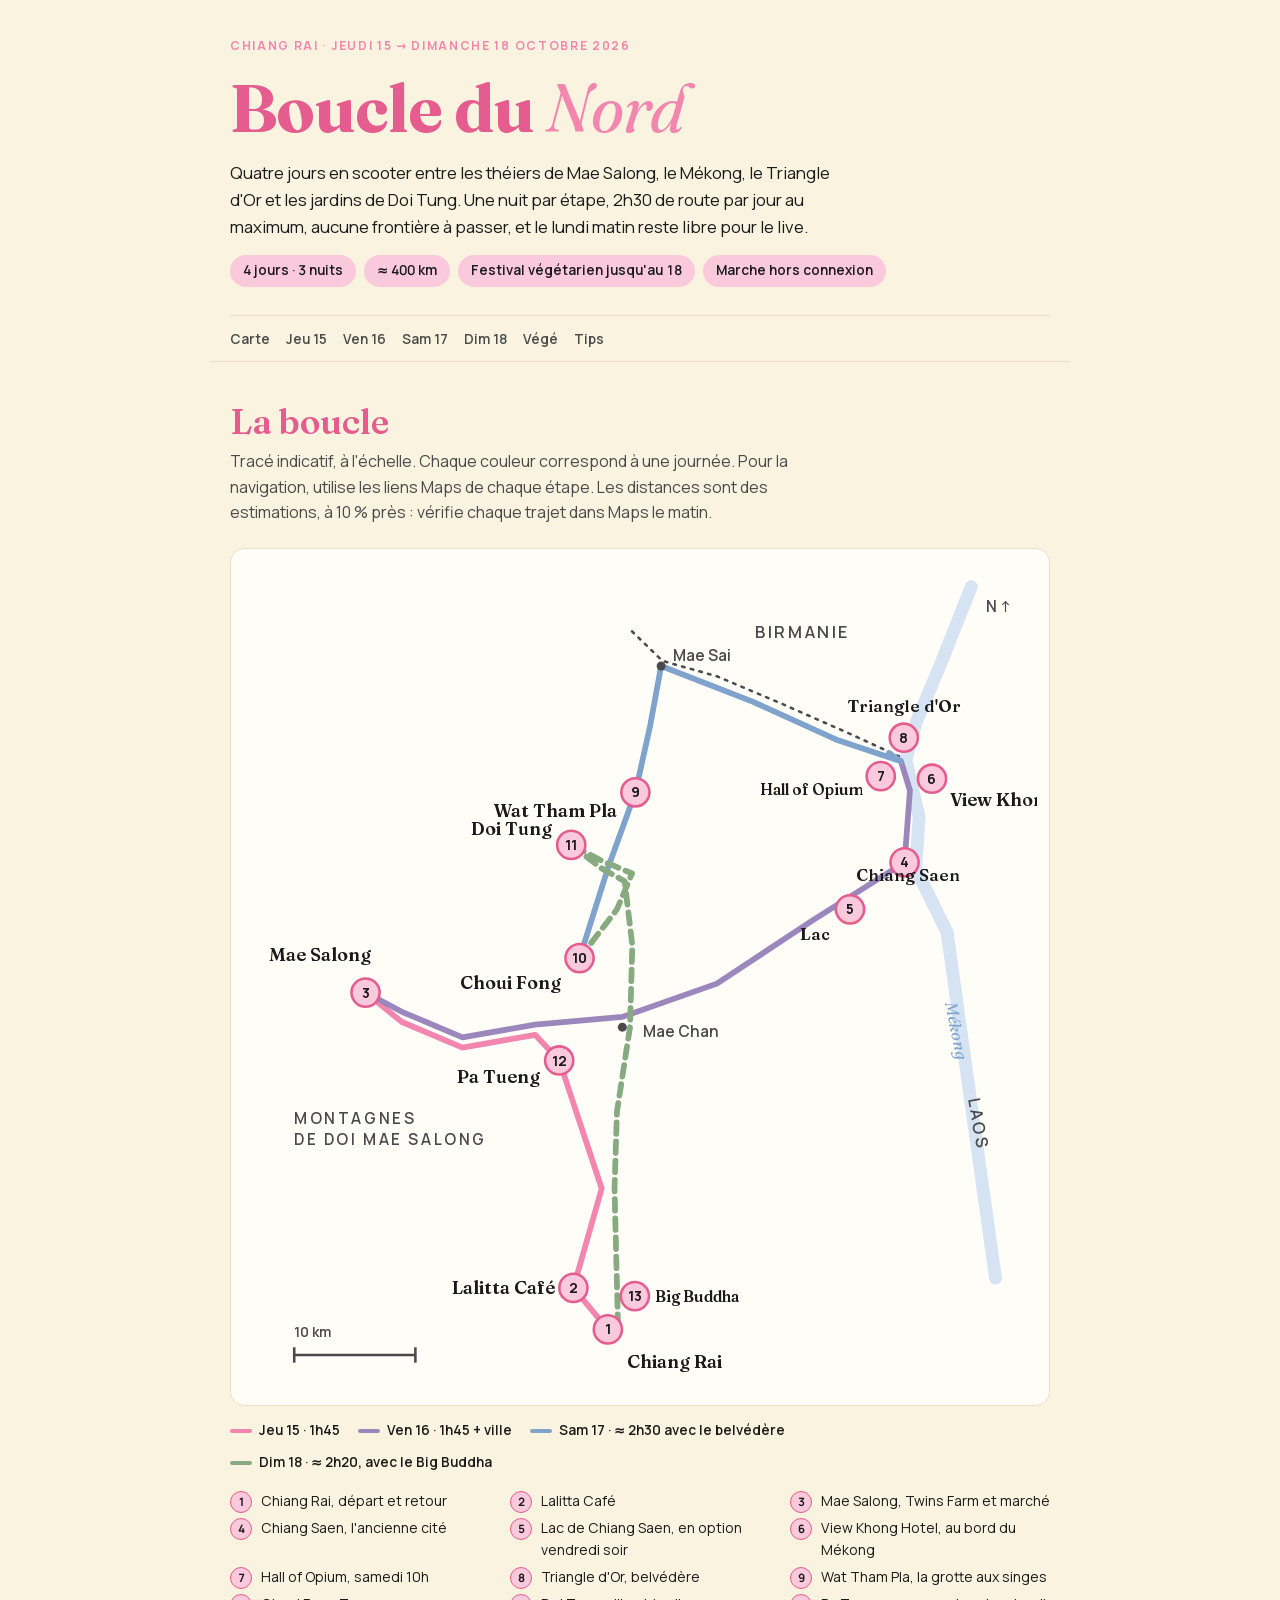
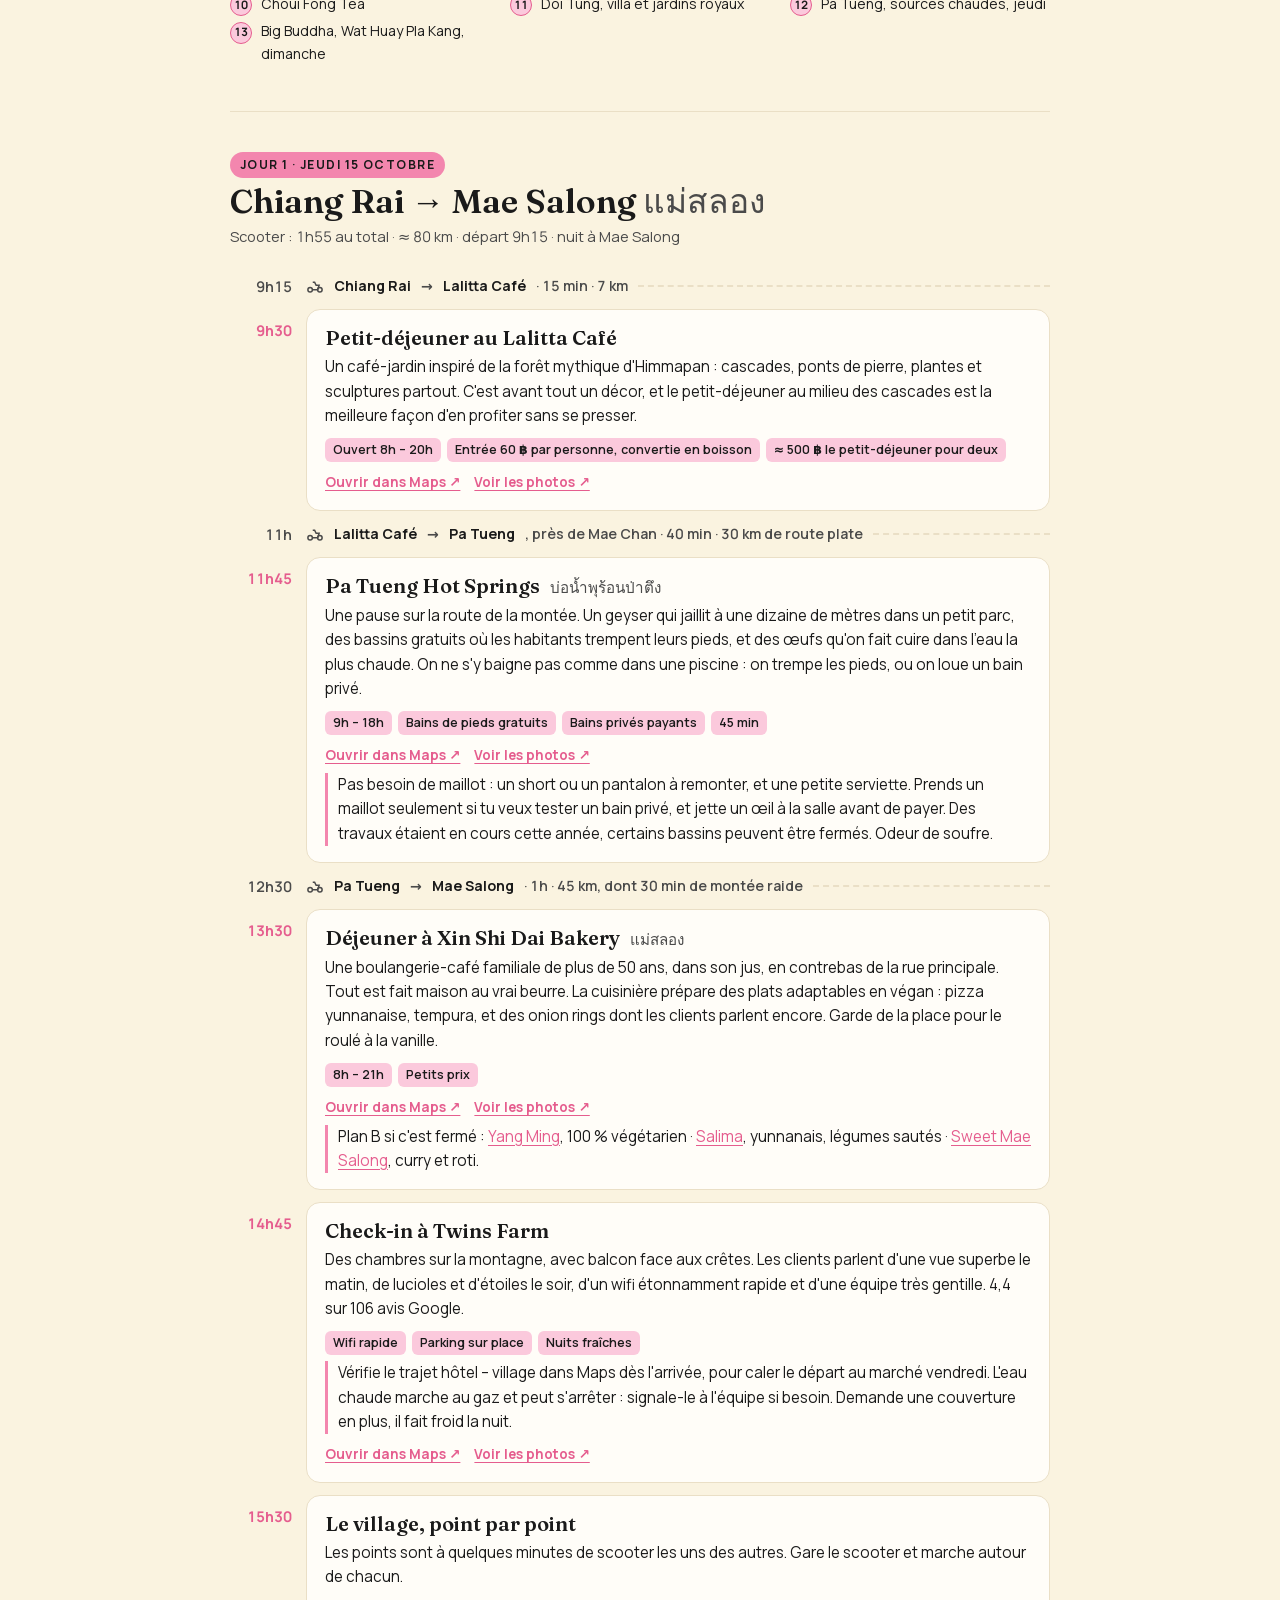
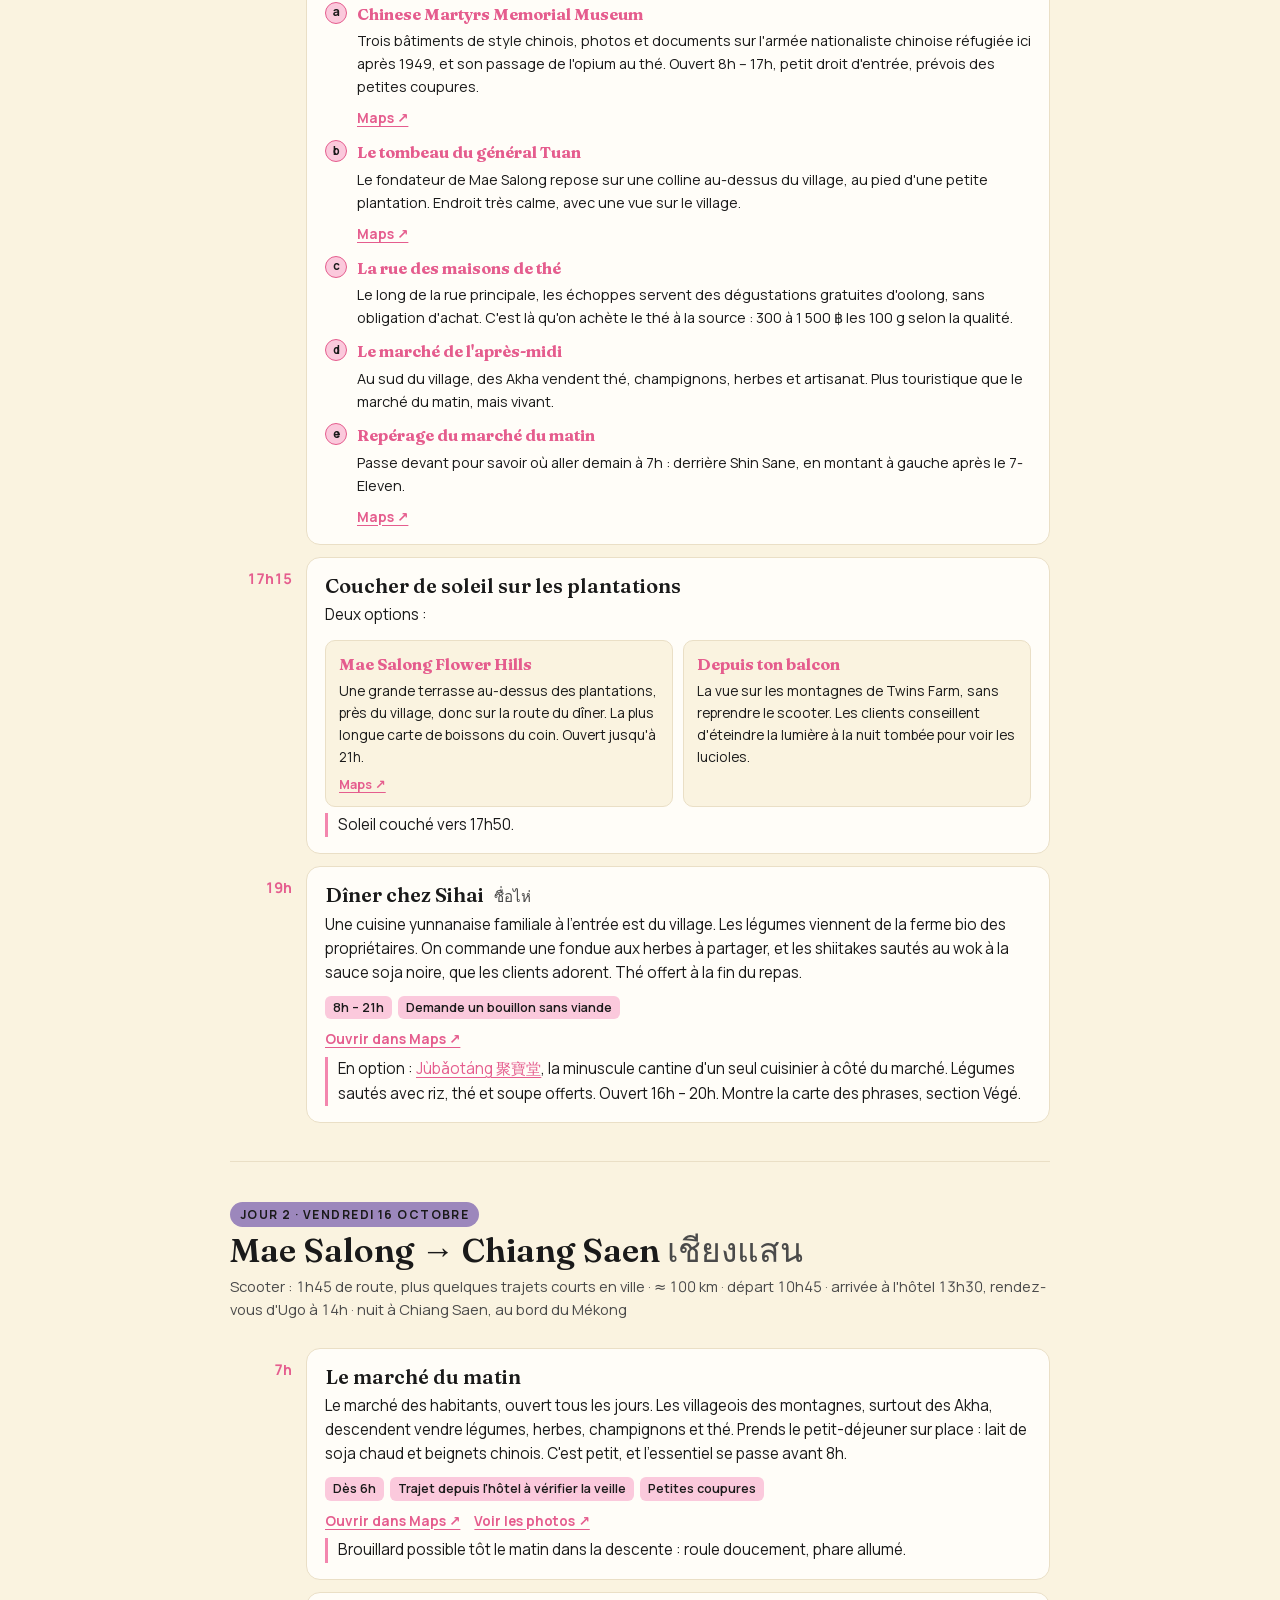
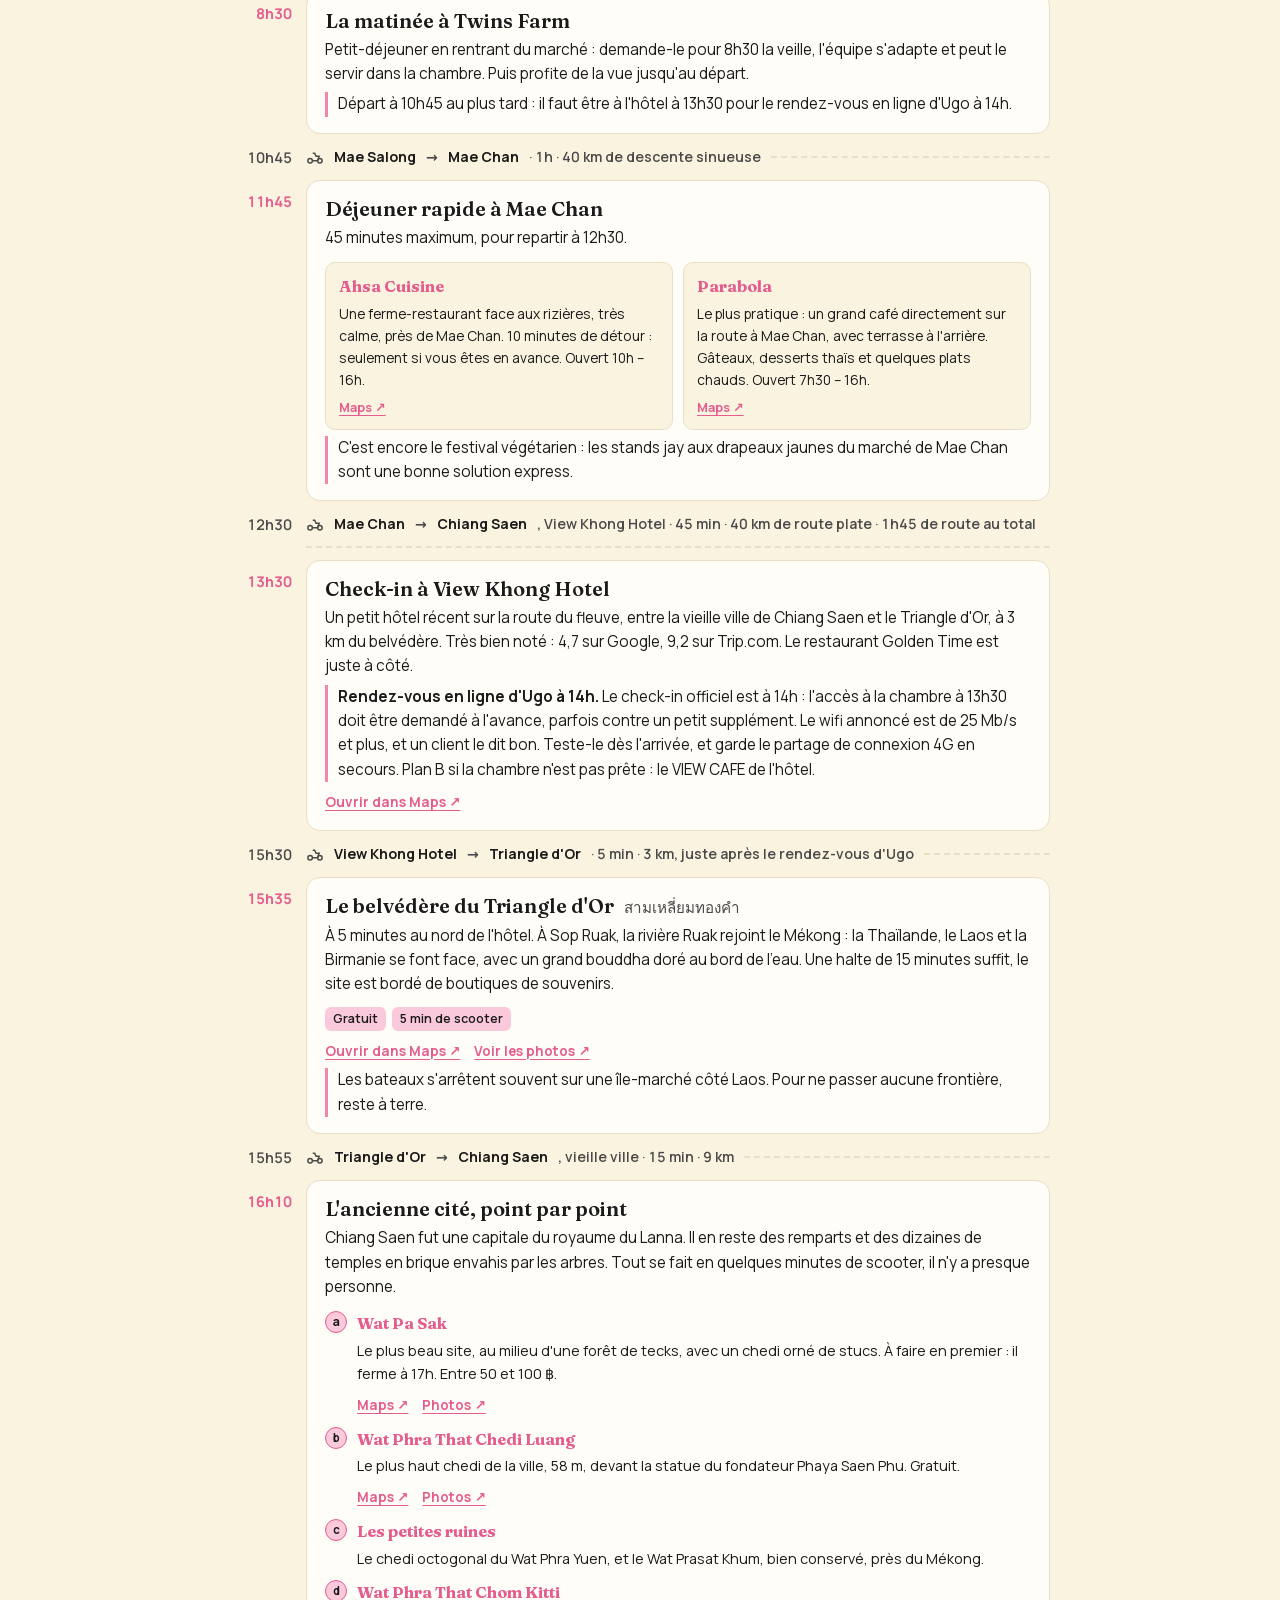
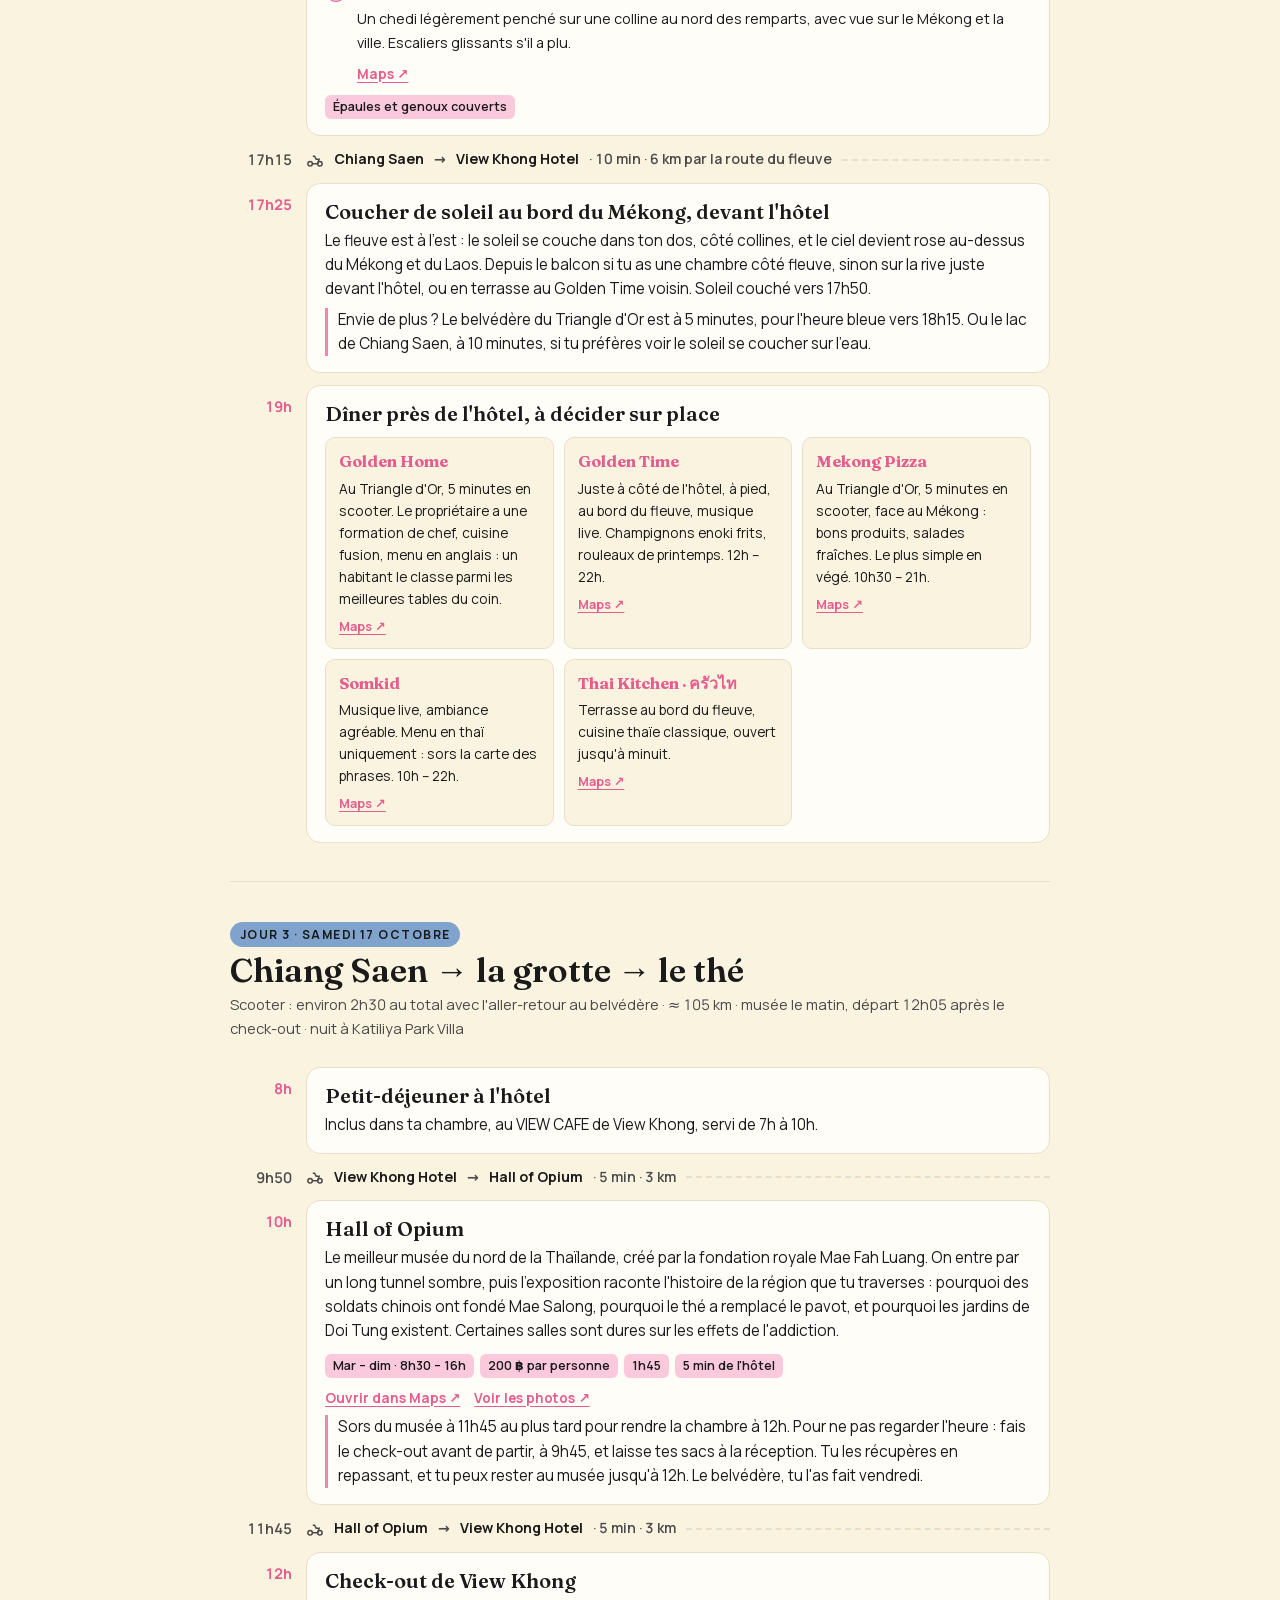
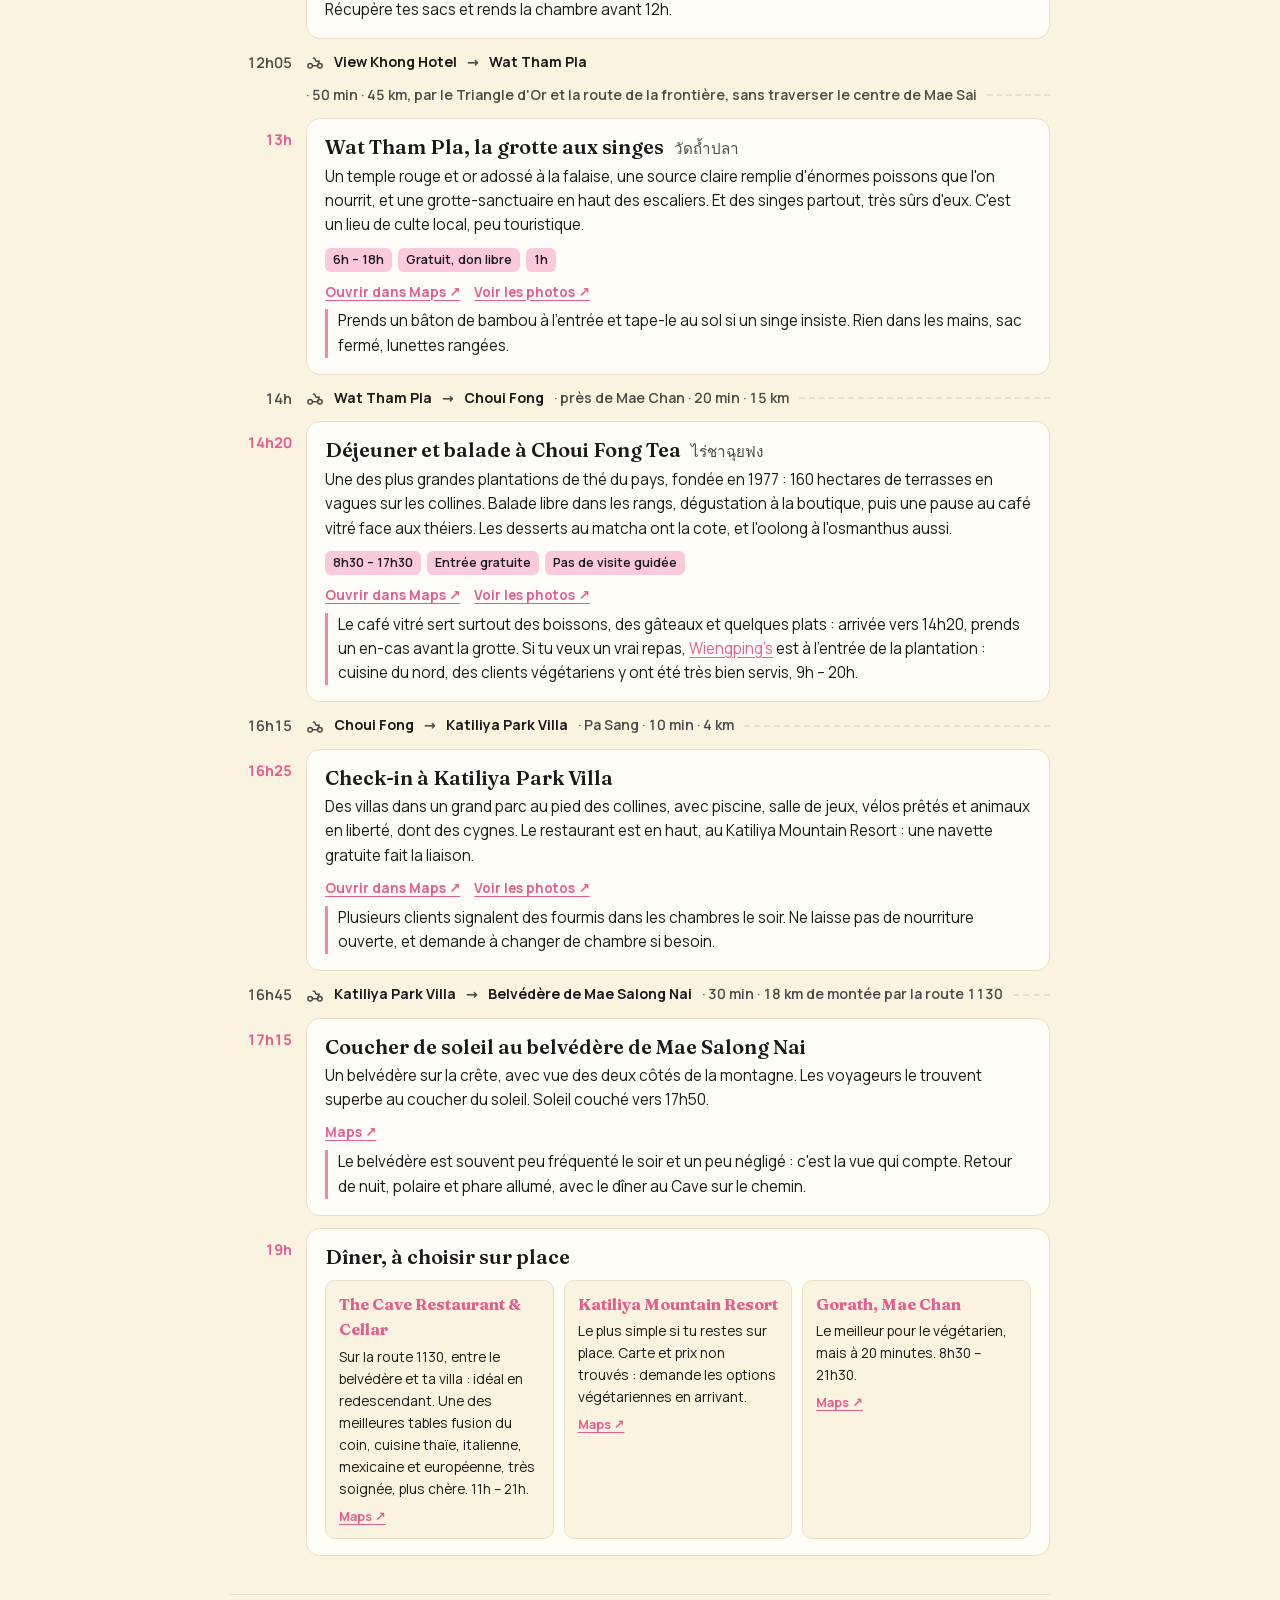
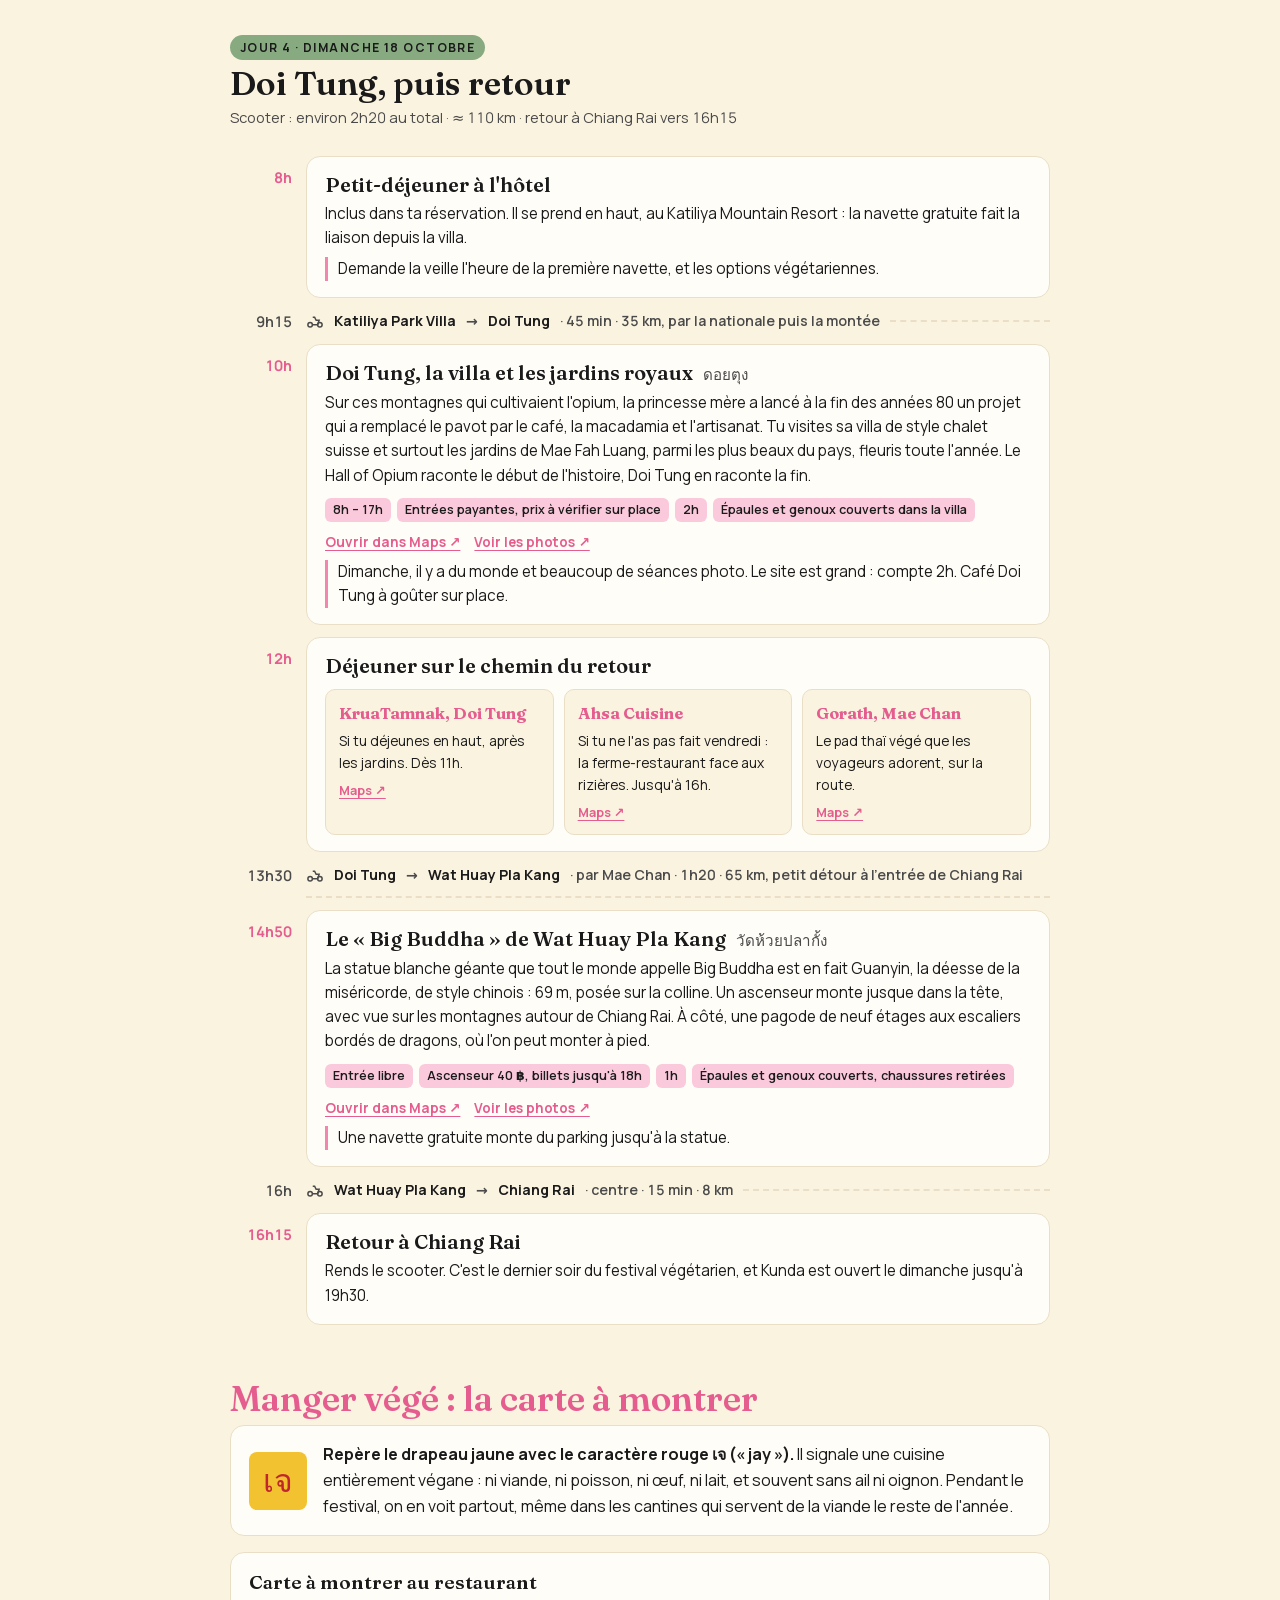
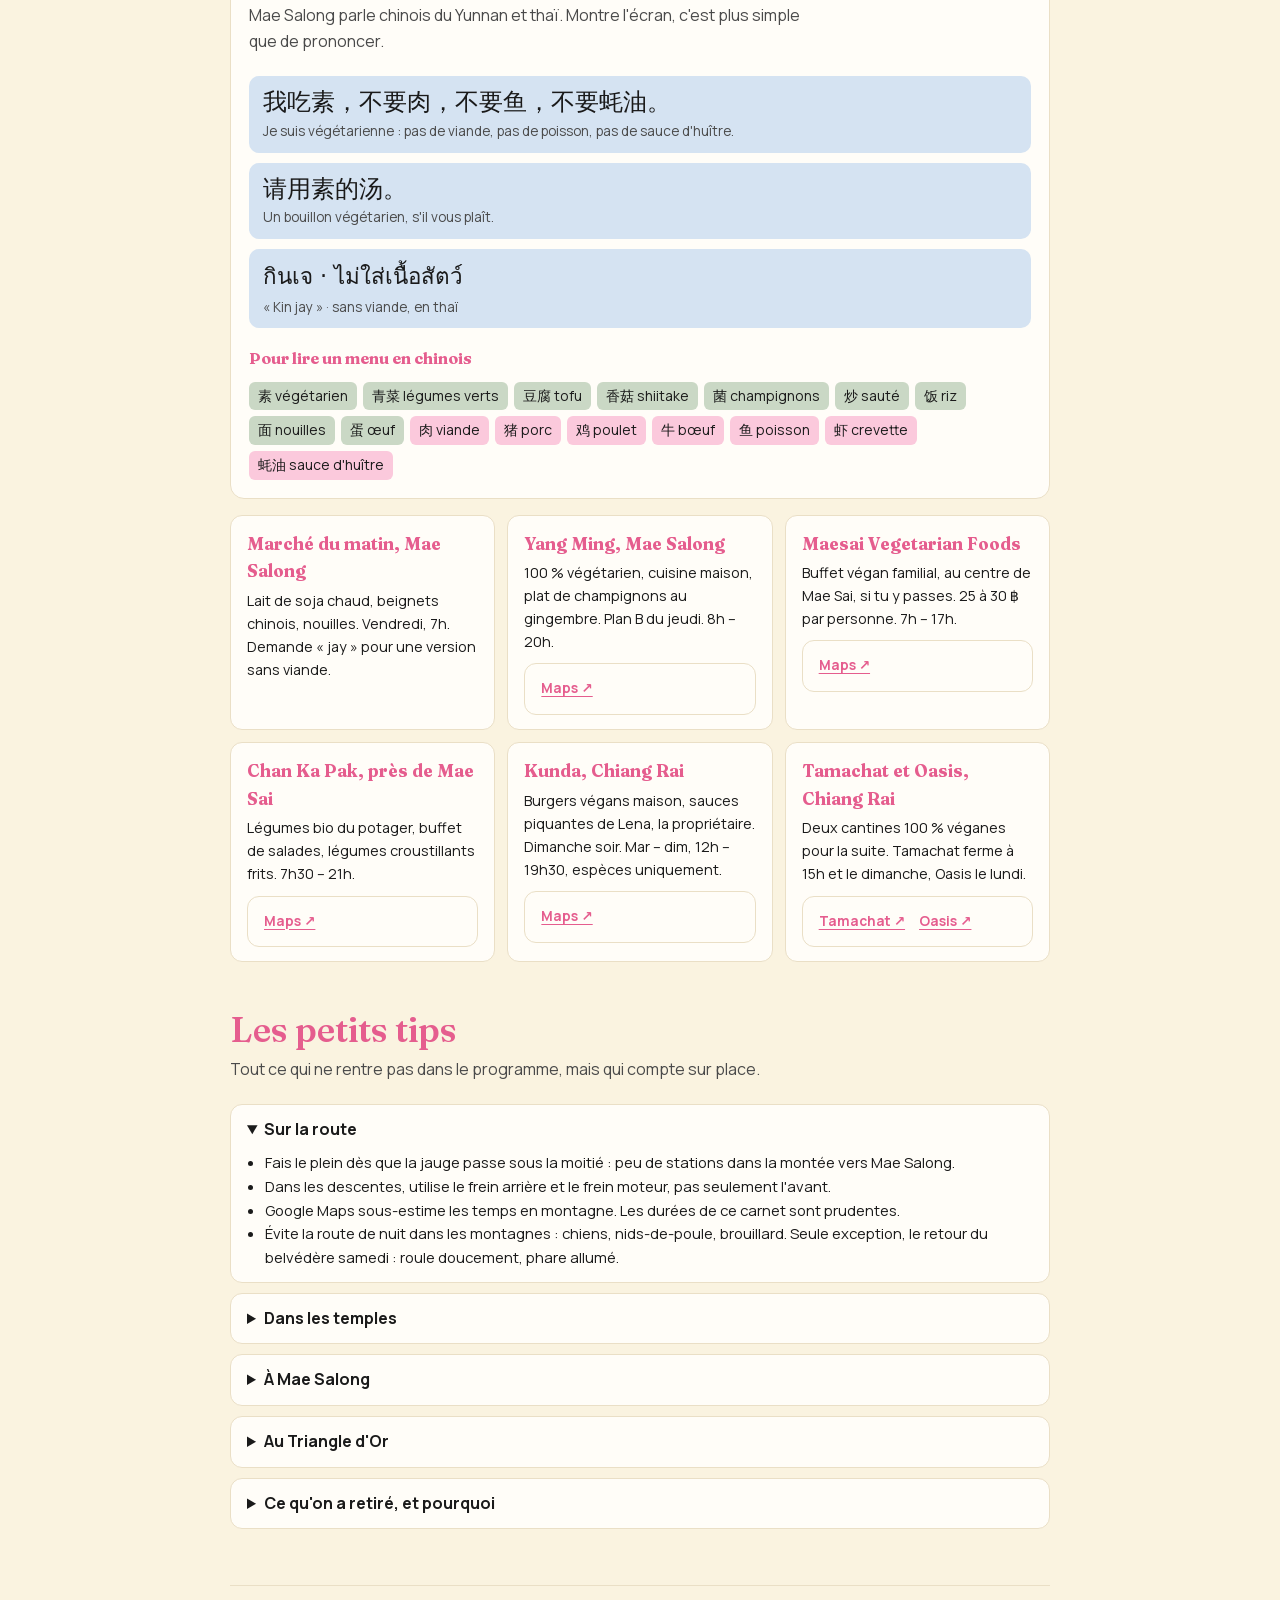
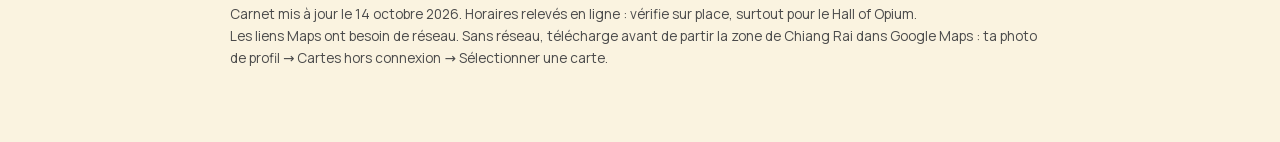
<file: index.html>
<!doctype html>
<html lang="fr">
<head>
<meta charset="utf-8">
<meta name="viewport" content="width=device-width,initial-scale=1,viewport-fit=cover">
<title>Boucle du Nord</title>
<meta name="theme-color" content="#FAF3E0">
<link rel="manifest" href="carnet.webmanifest">
<link rel="apple-touch-icon" href="icons/carnet-180.png">
<meta name="apple-mobile-web-app-capable" content="yes">
<meta name="mobile-web-app-capable" content="yes">
<meta name="apple-mobile-web-app-title" content="Boucle du Nord">
<meta name="apple-mobile-web-app-status-bar-style" content="default">
<link rel="stylesheet" href="fonts/fonts.css">
<style>html{-webkit-text-size-adjust:100%}body{margin:0;padding-top:env(safe-area-inset-top,0px);padding-bottom:env(safe-area-inset-bottom,0px)}img{max-width:100%}</style>
</head>
<body>
<style>
/* Layout: carnet de route à colonne unique, carte schématique en tête, journées en frise horaire. */
:root{
  /* Charte de Lison. Thème clair unique, choisi volontairement.
     Roses #F386AE / #E55D8E / #FBC9DC · crèmes #FAF3E0 / #FFFDF8 · pastels sauge, ciel, lavande · encres #1A1A1A / #4A4A4A.
     Les pastels sont légèrement foncés pour les tracés de carte, pour rester lisibles sur la crème. */
  --paper:#FAF3E0; --card:#FFFDF8; --ink:#1A1A1A; --muted:#4A4A4A; --line:#EADFC6;
  --blush:#FBC9DC; --rose:#F386AE; --wine:#E55D8E; --river:#D5E3F2;
  --sauge:#CAD8C5; --ciel:#D5E3F2; --lavande:#C6B6D9;
  --d1:#F386AE; --d2:#9C87BC; --d3:#7FA3CC; --d4:#88AA80;
  --display:"Fraunces", Georgia, "Times New Roman", serif;
  --body:"Manrope", system-ui, -apple-system, "Segoe UI", sans-serif;
  --thai:"Sarabun", "Noto Sans Thai", system-ui, sans-serif;
  color-scheme:light;
}

*{box-sizing:border-box}
body{background:var(--paper);color:var(--ink);font-family:var(--body);font-size:16px;line-height:1.6}
.wrap{max-width:860px;margin:0 auto;padding-inline:20px;padding-block:28px 72px}
a{color:var(--wine);text-underline-offset:3px}
a:focus-visible,summary:focus-visible{outline:2px solid var(--rose);outline-offset:2px;border-radius:4px}
h1,h2,h3{font-family:var(--display);font-weight:600;line-height:1.15;text-wrap:balance;margin:0}
.thai{font-family:var(--thai);color:var(--muted);font-weight:400}
.eyebrow{font-size:.75rem;letter-spacing:.14em;text-transform:uppercase;color:var(--rose);font-weight:700}
p{margin:0}

/* Hero */
.hero{display:grid;gap:14px;padding-block:8px 28px;border-bottom:1px solid var(--line)}
.hero h1{font-size:clamp(2.6rem,7vw,4.2rem);font-weight:700;letter-spacing:-.01em;color:var(--wine)}
.hero h1 em{font-style:italic;font-weight:400;color:var(--rose)}
.hero .lede{max-width:60ch;color:var(--ink);font-size:1.05rem}
.facts{display:flex;flex-wrap:wrap;gap:8px}
.fact{background:var(--blush);color:var(--ink);border-radius:999px;padding:5px 13px;font-size:.85rem;font-weight:600;font-variant-numeric:tabular-nums}

nav.toc{position:sticky;top:env(safe-area-inset-top,0px);z-index:5;background:var(--paper);border-bottom:1px solid var(--line);margin-inline:-20px;padding:10px 20px;overflow-x:auto;white-space:nowrap}
nav.toc a{display:inline-block;margin-right:16px;font-size:.85rem;font-weight:600;text-decoration:none;color:var(--muted)}
nav.toc a:hover{color:var(--wine)}

section{padding-block:40px 8px}
section{scroll-margin-top:64px}
section > h2{font-size:clamp(1.7rem,4vw,2.2rem);color:var(--wine);margin-bottom:6px}
.sub{color:var(--muted);margin-bottom:22px;max-width:62ch}

/* Map */
.mapbox{background:var(--card);border:1px solid var(--line);border-radius:14px;padding:12px;overflow-x:auto}
.mapbox svg{display:block;width:100%;min-width:320px;height:auto;max-width:100%}
.legend{display:flex;flex-wrap:wrap;gap:10px 18px;margin-top:14px;font-size:.85rem}
.legend span{display:inline-flex;align-items:center;gap:7px;font-weight:600}
.legend i{display:inline-block;width:22px;height:4px;border-radius:2px}
.stops{display:grid;grid-template-columns:repeat(auto-fit,minmax(230px,1fr));gap:4px 20px;margin-top:16px;padding:0;list-style:none;font-size:.88rem}
.stops li{display:flex;gap:9px;align-items:baseline;min-width:0}
.num{flex:none;display:inline-grid;place-items:center;width:22px;height:22px;border-radius:50%;background:var(--blush);border:1.5px solid var(--wine);color:var(--ink);font-size:.72rem;font-weight:700;font-variant-numeric:tabular-nums}

/* Checklist */
.check{display:grid;grid-template-columns:repeat(auto-fit,minmax(250px,1fr));gap:12px}
.check div{background:var(--card);border:1px solid var(--line);border-radius:12px;padding:14px 16px;min-width:0}
.check b{display:block;font-family:var(--display);font-size:1.05rem;color:var(--wine);margin-bottom:3px}
.check p{font-size:.92rem}

/* Day */
.day{padding-block:40px 8px;border-top:1px solid var(--line);margin-top:24px}
.dayhead{display:grid;gap:4px;margin-bottom:20px}
.dayhead .tag{display:inline-block;width:fit-content;color:var(--ink);font-weight:700;font-size:.75rem;letter-spacing:.12em;text-transform:uppercase;padding:3px 10px;border-radius:999px}
.dayhead h2{font-size:clamp(1.6rem,4vw,2.1rem);color:var(--ink)}
.dayhead .meta{color:var(--muted);font-size:.92rem;font-variant-numeric:tabular-nums}
.tl{display:grid;gap:0;list-style:none;padding:0;margin:0}
.tl > li{display:grid;grid-template-columns:62px 1fr;gap:14px;min-width:0}
.tl .t{font-variant-numeric:tabular-nums;font-weight:700;color:var(--wine);font-size:.92rem;padding-top:16px;text-align:right}
.stop{background:var(--card);border:1px solid var(--line);border-radius:14px;padding:16px 18px;margin-block:6px;min-width:0}
.stop h3{font-size:1.25rem;color:var(--ink);display:flex;flex-wrap:wrap;gap:4px 10px;align-items:baseline}
.stop h3 .thai{font-size:.95rem}
.stop p{margin-top:6px;font-size:.95rem}
.stop .info{margin-top:10px;display:flex;flex-wrap:wrap;gap:6px}
.chip{font-size:.78rem;font-weight:600;background:var(--blush);border-radius:6px;padding:2px 8px;color:var(--ink)}
.links{margin-top:10px;display:flex;flex-wrap:wrap;gap:14px;font-size:.85rem;font-weight:700}
.opts{display:grid;grid-template-columns:repeat(auto-fit,minmax(200px,1fr));gap:10px;margin-top:12px}
.opt{background:var(--paper);border:1px solid var(--line);border-radius:10px;padding:11px 13px;min-width:0}
.opt b{display:block;font-family:var(--display);font-size:1rem;color:var(--wine)}
.opt p{font-size:.86rem;margin-top:3px}
.opt .links{margin-top:6px;font-size:.8rem}
.points{list-style:none;padding:0;margin:12px 0 0;display:grid;gap:10px}
.points li{display:grid;grid-template-columns:auto 1fr;gap:10px;align-items:start;min-width:0}
.points li > div{min-width:0}
.points b{font-family:var(--display);font-size:1rem;color:var(--wine)}
.points p{font-size:.9rem;margin-top:2px}
.ask{margin-top:12px;font-size:.88rem;font-weight:700;color:var(--rose)}
.tip{margin-top:10px;font-size:.88rem;color:var(--ink);border-left:3px solid var(--rose);padding-left:10px}
.leg .t{padding-top:6px;color:var(--muted);font-weight:600}
.legline{display:flex;align-items:center;gap:10px;padding-block:6px;color:var(--muted);font-size:.88rem;font-weight:600;font-variant-numeric:tabular-nums;min-width:0;flex-wrap:wrap}
.legline svg{flex:none}
.legline b{color:var(--ink);font-weight:700}
.legline .road{flex:1;min-width:24px;border-top:2px dashed var(--line)}

/* Hotels */
.night{margin-bottom:30px}
.night h3{font-size:1.3rem;color:var(--ink);margin-bottom:12px}
.hotels{display:grid;gap:12px}
.hotel{background:var(--card);border:1px solid var(--line);border-radius:14px;padding:16px 18px;min-width:0}
.hotel.pick{border:2px solid var(--rose)}
.hotel .top{display:flex;flex-wrap:wrap;justify-content:space-between;gap:6px 14px;align-items:baseline}
.hotel h4{margin:0;font-family:var(--display);font-size:1.15rem;font-weight:600}
.price{font-weight:700;color:var(--wine);font-variant-numeric:tabular-nums;font-size:.95rem}
.badge{display:inline-block;font-size:.7rem;font-weight:700;letter-spacing:.1em;text-transform:uppercase;color:var(--rose);margin-bottom:4px}
.hotel p{font-size:.93rem;margin-top:6px}
.addr{font-size:.85rem;color:var(--muted)}
.warnbox{background:var(--blush);border-radius:12px;padding:14px 16px;font-size:.92rem;margin-bottom:18px}

/* Food */
.food{display:grid;grid-template-columns:repeat(auto-fit,minmax(240px,1fr));gap:12px}
.food div{background:var(--card);border:1px solid var(--line);border-radius:12px;padding:14px 16px;min-width:0}
.food h4{margin:0 0 4px;font-family:var(--display);font-size:1.08rem;color:var(--wine)}
.food p{font-size:.9rem}
.jay{display:grid;grid-template-columns:auto 1fr;gap:16px;align-items:center;background:var(--card);border:1px solid var(--line);border-radius:14px;padding:16px 18px;margin-bottom:16px}
.jayflag{width:58px;height:58px;border-radius:8px;background:#F2C230;display:grid;place-items:center;font-family:var(--thai);font-size:2rem;font-weight:500;color:#C0262D;line-height:1}

.phrases{background:var(--card);border:1px solid var(--line);border-radius:14px;padding:18px;margin-bottom:16px;display:grid;gap:10px}
.phrases h3{font-size:1.2rem;color:var(--ink)}
.phrases h4{margin:8px 0 0;font-family:var(--display);font-size:1rem;color:var(--wine)}
.phrase{display:grid;gap:2px;background:var(--ciel);border-radius:10px;padding:10px 14px}
.phrase .zh{font-size:1.5rem;line-height:1.35;color:var(--ink);font-family:"Noto Sans SC","PingFang SC","Microsoft YaHei",sans-serif}
.phrase .th{font-size:1.4rem;color:var(--ink);font-family:var(--thai)}
.phrase .fr{font-size:.85rem;color:var(--muted)}
.lex{display:flex;flex-wrap:wrap;gap:6px}
.lex span{font-size:.88rem;border-radius:6px;padding:3px 9px;color:var(--ink)}
.lex .ok{background:var(--sauge)}
.lex .no{background:var(--blush)}
.todo{list-style:none;padding:0;margin:0;display:grid;gap:8px}
.todo li{display:flex;gap:12px;align-items:flex-start;background:var(--card);border:1px solid var(--line);border-radius:12px;padding:12px 14px;min-width:0}
.todo input{flex:none;width:20px;height:20px;margin-top:2px;accent-color:var(--wine)}
.todo label{font-size:.93rem;min-width:0}
.todo .alt{display:inline-block;margin-top:4px;font-size:.86rem;color:var(--muted)}
.todo li:has(input:checked) label{color:var(--muted);text-decoration:line-through}

.tablewrap{overflow-x:auto;background:var(--card);border:1px solid var(--line);border-radius:14px}
table{width:100%;border-collapse:collapse;font-size:.93rem}
th,td{text-align:left;padding:11px 16px;border-bottom:1px solid var(--line);vertical-align:top}
th{font-size:.75rem;letter-spacing:.1em;text-transform:uppercase;color:var(--muted)}
td.n,th.n{text-align:right;font-variant-numeric:tabular-nums;white-space:nowrap}
tr.total td{font-weight:700;color:var(--wine);border-bottom:0;font-size:1rem}
.note{font-size:.88rem;color:var(--muted);margin-top:12px;max-width:66ch}

/* Tips */
.tips{display:grid;gap:10px}
details{background:var(--card);border:1px solid var(--line);border-radius:12px;padding:12px 16px}
summary{cursor:pointer;font-weight:700;color:var(--ink)}
details p,details ul{font-size:.93rem;margin-top:8px}
details ul{padding-left:18px;margin-bottom:0}
footer{margin-top:48px;padding-top:18px;border-top:1px solid var(--line);color:var(--muted);font-size:.85rem}

@media (max-width:600px){
  body{font-size:17px}
  .wrap{padding-inline:16px}
  nav.toc{margin-inline:-16px;padding:12px 16px}
  nav.toc a{font-size:.95rem;padding:6px 12px;margin-right:6px;border-radius:999px;background:var(--card);border:1px solid var(--line);color:var(--ink)}
  .stop p,.points p{font-size:1rem}
  .opt p{font-size:.95rem}
  .tip{font-size:.95rem}
  .legline{font-size:.95rem}
  .opts{grid-template-columns:1fr}
  .links{gap:8px}
  .links a{display:inline-block;padding:7px 12px;border-radius:999px;background:var(--blush);color:var(--ink);text-decoration:none}
  .stops{grid-template-columns:1fr}
  .tl > li{grid-template-columns:1fr;gap:0}
  .tl .t{text-align:left;padding-top:12px}
  .leg .t{display:none}
  .jay{grid-template-columns:1fr}
}
@media (prefers-reduced-motion:reduce){*{scroll-behavior:auto!important}}
html{scroll-behavior:smooth}
</style>

<div class="wrap">

<header class="hero">
  <span class="eyebrow">Chiang Rai · jeudi 15 → dimanche 18 octobre 2026</span>
  <h1>Boucle du <em>Nord</em></h1>
  <p class="lede">Quatre jours en scooter entre les théiers de Mae Salong, le Mékong, le Triangle d'Or et les jardins de Doi Tung. Une nuit par étape, 2h30 de route par jour au maximum, aucune frontière à passer, et le lundi matin reste libre pour le live.</p>
  <div class="facts">
    <span class="fact">4 jours · 3 nuits</span>
    <span class="fact">≈ 400 km</span>
        <span class="fact">Festival végétarien jusqu'au 18</span>
        <span class="fact">Marche hors connexion</span>
  </div>
</header>

<nav class="toc" aria-label="Sommaire">
  <a href="#carte">Carte</a><a href="#j1">Jeu 15</a><a href="#j2">Ven 16</a><a href="#j3">Sam 17</a><a href="#j4">Dim 18</a><a href="#vege">Végé</a><a href="#tips">Tips</a>
</nav>

<!-- MAP -->
<section id="carte">
  <h2>La boucle</h2>
  <p class="sub">Tracé indicatif, à l'échelle. Chaque couleur correspond à une journée. Pour la navigation, utilise les liens Maps de chaque étape. Les distances sont des estimations, à 10 % près : vérifie chaque trajet dans Maps le matin.</p>
  <div class="mapbox">
    <svg viewBox="0 0 620 650" role="img" aria-label="Carte de la boucle : Chiang Rai, Mae Salong, Chiang Saen, Triangle d'Or, Wat Tham Pla, Choui Fong, Doi Tung, Pa Tueng, retour à Chiang Rai">
      <!-- frontières / rivières -->
      <path d="M303.8 55.0 L327.5 78.0 L370.0 90.0 L417.3 110.0 L474.1 135.0 L517.6 155.0" fill="none" stroke="var(--muted)" stroke-width="2" stroke-dasharray="2 5" stroke-linecap="round"/>
      <path d="M568.7 20.0 L545.0 80.0 L526.1 125.0 L517.6 155.0 L528.0 200.0 L525.2 240.0 L549.8 290.0 L587.6 560.0" fill="none" stroke="var(--river)" stroke-width="10" stroke-linecap="round" stroke-linejoin="round"/>
      <ellipse cx="474" cy="272" rx="13" ry="8" fill="var(--river)"/>
      <text x="400" y="60" fill="var(--muted)" font-family="Manrope, sans-serif" font-size="13" font-weight="600" letter-spacing="2">BIRMANIE</text>
      <text x="566" y="420" fill="var(--muted)" font-family="Manrope, sans-serif" font-size="13" font-weight="600" letter-spacing="2" transform="rotate(80 566 420)">LAOS</text>
      <text x="548" y="345" fill="var(--d3)" font-family="Fraunces, serif" font-size="13" font-style="italic" transform="rotate(78 548 345)">Mékong</text>
      <text x="40" y="440" fill="var(--muted)" font-family="Manrope, sans-serif" font-size="12" font-weight="600" letter-spacing="2">MONTAGNES</text>
      <text x="40" y="456" fill="var(--muted)" font-family="Manrope, sans-serif" font-size="12" font-weight="600" letter-spacing="2">DE DOI MAE SALONG</text>

      <!-- jour 1 -->
      <path d="M284.9 600.0 L258.0 567.6 L280.1 490.0 L246.9 390.0 L228.1 370.0 L171.4 380.0 L124.1 360.0 L95.7 337.0" fill="none" stroke="var(--d1)" stroke-width="4.5" stroke-linecap="round" stroke-linejoin="round"/>
      <!-- jour 2 -->
      <path d="M95.7 337.0 L124.1 352.0 L171.4 372.0 L228.1 362.0 L296.2 356.0 L370.0 330.0 L445.7 280.0 L516.6 235.3 L520.8 179.1 L513.8 156.4" fill="none" stroke="var(--d2)" stroke-width="4.5" stroke-linecap="round" stroke-linejoin="round"/>
      
      <!-- jour 3 -->
      <path d="M513.8 156.4 L504.4 150.0 L513.8 156.4 L464.6 140.0 L398.4 110.0 L326.5 82.0 L318.0 128.3 L306.4 180.6 L284.9 240.0 L262.8 310.1" fill="none" stroke="var(--d3)" stroke-width="4.5" stroke-linecap="round" stroke-linejoin="round"/>
      <!-- jour 4 (tracé selon l'hôtel) -->
      <path d="M262.8 310.1 L292.0 272.0 L303.8 244.0 L280.0 234.0 L256.3 221.7" fill="none" stroke="var(--d4)" stroke-width="4.5" stroke-linecap="round" stroke-linejoin="round" stroke-dasharray="9 6"/>
      <path d="M256.3 221.7 L280.0 240.0 L298.0 250.0 L304.0 300.0 L302.2 364.0 L292.0 430.0 L290.1 490.0 L292.9 600.0" fill="none" stroke="var(--d4)" stroke-width="4.5" stroke-linecap="round" stroke-linejoin="round" stroke-dasharray="9 6"/>

      <!-- villes de repère -->
      <g font-family="Manrope, sans-serif" font-size="12" fill="var(--muted)" font-weight="600">
        <circle cx="296.2" cy="364" r="3.5" fill="var(--muted)"/><text x="312" y="372">Mae Chan</text>
        <circle cx="326.5" cy="82" r="3.5" fill="var(--muted)"/><text x="336" y="78">Mae Sai</text>
      </g>

      <!-- étapes numérotées -->
      <g font-family="Manrope, sans-serif" font-weight="700" font-size="11" text-anchor="middle">
        <circle cx="284.9" cy="600" r="11" fill="var(--blush)" stroke="var(--wine)" stroke-width="2"/><text x="284.9" y="604" fill="var(--ink)">1</text>
        <circle cx="258" cy="567.6" r="11" fill="var(--blush)" stroke="var(--wine)" stroke-width="2"/><text x="258" y="571.6" fill="var(--ink)">2</text>
        <circle cx="95.7" cy="337" r="11" fill="var(--blush)" stroke="var(--wine)" stroke-width="2"/><text x="95.7" y="341" fill="var(--ink)">3</text>
        <circle cx="516.6" cy="235.3" r="11" fill="var(--blush)" stroke="var(--wine)" stroke-width="2"/><text x="516.6" y="239.3" fill="var(--ink)">4</text>
        <circle cx="474" cy="272" r="11" fill="var(--blush)" stroke="var(--wine)" stroke-width="2"/><text x="474" y="276" fill="var(--ink)">5</text>
        <circle cx="538" cy="170" r="11" fill="var(--blush)" stroke="var(--wine)" stroke-width="2"/><text x="538" y="174" fill="var(--ink)">6</text>
        <circle cx="498" cy="168" r="11" fill="var(--blush)" stroke="var(--wine)" stroke-width="2"/><text x="498" y="172" fill="var(--ink)">7</text>
        <circle cx="516" cy="138" r="11" fill="var(--blush)" stroke="var(--wine)" stroke-width="2"/><text x="516" y="142" fill="var(--ink)">8</text>
        <circle cx="306.4" cy="180.6" r="11" fill="var(--blush)" stroke="var(--wine)" stroke-width="2"/><text x="306.4" y="184.6" fill="var(--ink)">9</text>
        <circle cx="262.8" cy="310.1" r="11" fill="var(--blush)" stroke="var(--wine)" stroke-width="2"/><text x="262.8" y="314.1" fill="var(--ink)">10</text>
        <circle cx="256.3" cy="221.7" r="11" fill="var(--blush)" stroke="var(--wine)" stroke-width="2"/><text x="256.3" y="225.7" fill="var(--ink)">11</text>
        <circle cx="246.9" cy="390" r="11" fill="var(--blush)" stroke="var(--wine)" stroke-width="2"/><text x="246.9" y="394" fill="var(--ink)">12</text>
        <circle cx="306" cy="574" r="11" fill="var(--blush)" stroke="var(--wine)" stroke-width="2"/><text x="306" y="578" fill="var(--ink)">13</text>
      </g>
      <g font-family="Fraunces, serif" font-size="14" fill="var(--ink)" font-weight="600">
        <text x="300" y="630">Chiang Rai</text>
        <text x="322" y="579" font-size="12">Big Buddha</text>
        <text x="244" y="572" text-anchor="end">Lalitta Café</text>
        <text x="20" y="312">Mae Salong</text>
        <text x="560" y="250" text-anchor="end" font-size="13">Chiang Saen</text>
        <text x="458" y="296" text-anchor="end" font-size="13">Lac</text>
        <text x="552" y="191">View Khong</text>
        <text x="484" y="183" text-anchor="end" font-size="12">Hall of Opium</text>
        <text x="516" y="118" text-anchor="middle" font-size="13">Triangle d'Or</text>
        <text x="292" y="200" text-anchor="end">Wat Tham Pla</text>
        <text x="248" y="334" text-anchor="end">Choui Fong</text>
        <text x="241" y="214" text-anchor="end">Doi Tung</text>
        <text x="232" y="408" text-anchor="end">Pa Tueng</text>
      </g>
      <!-- échelle -->
      <g font-family="Manrope, sans-serif" font-size="11" fill="var(--muted)" font-weight="600">
        <line x1="40" y1="620" x2="134.6" y2="620" stroke="var(--muted)" stroke-width="2"/>
        <line x1="40" y1="614" x2="40" y2="626" stroke="var(--muted)" stroke-width="2"/>
        <line x1="134.6" y1="614" x2="134.6" y2="626" stroke="var(--muted)" stroke-width="2"/>
        <text x="40" y="606">10 km</text>
        <text x="590" y="40" text-anchor="middle" font-size="12">N ↑</text>
      </g>
    </svg>
  </div>
  <div class="legend">
    <span><i style="background:var(--d1)"></i>Jeu 15 · 1h45</span>
    <span><i style="background:var(--d2)"></i>Ven 16 · 1h45 + ville</span>
    <span><i style="background:var(--d3)"></i>Sam 17 · ≈ 2h30 avec le belvédère</span>
    <span><i style="background:var(--d4)"></i>Dim 18 · ≈ 2h20, avec le Big Buddha</span>
  </div>
  <ol class="stops">
    <li><span class="num">1</span>Chiang Rai, départ et retour</li>
    <li><span class="num">2</span>Lalitta Café</li>
    <li><span class="num">3</span>Mae Salong, Twins Farm et marché</li>
    <li><span class="num">4</span>Chiang Saen, l'ancienne cité</li>
    <li><span class="num">5</span>Lac de Chiang Saen, en option vendredi soir</li>
    <li><span class="num">6</span>View Khong Hotel, au bord du Mékong</li>
    <li><span class="num">7</span>Hall of Opium, samedi 10h</li>
    <li><span class="num">8</span>Triangle d'Or, belvédère</li>
    <li><span class="num">9</span>Wat Tham Pla, la grotte aux singes</li>
    <li><span class="num">10</span>Choui Fong Tea</li>
    <li><span class="num">11</span>Doi Tung, villa et jardins royaux</li>
    <li><span class="num">12</span>Pa Tueng, sources chaudes, jeudi</li>
    <li><span class="num">13</span>Big Buddha, Wat Huay Pla Kang, dimanche</li>
  </ol>
</section>

<!-- DAY 1 -->
<section class="day" id="j1">
  <div class="dayhead">
    <span class="tag" style="background:var(--d1)">Jour 1 · jeudi 15 octobre</span>
    <h2>Chiang Rai → Mae Salong <span class="thai">แม่สลอง</span></h2>
    <p class="meta">Scooter : 1h55 au total · ≈ 80 km · départ 9h15 · nuit à Mae Salong</p>
  </div>
  <ol class="tl">
    <li class="leg"><span class="t">9h15</span><div class="legline"><svg width="18" height="18" viewBox="0 0 24 24" fill="none" stroke="currentColor" stroke-width="2"><circle cx="5.5" cy="17" r="3"/><circle cx="18.5" cy="17" r="3"/><path d="M8.5 17h7l2-6h-4l-2-4H9"/></svg><b>Chiang Rai</b> → <b>Lalitta Café</b> · 15 min · 7 km<span class="road"></span></div></li>
    <li><span class="t">9h30</span>
      <div class="stop"><h3>Petit-déjeuner au Lalitta Café</h3>
        <p>Un café-jardin inspiré de la forêt mythique d'Himmapan : cascades, ponts de pierre, plantes et sculptures partout. C'est avant tout un décor, et le petit-déjeuner au milieu des cascades est la meilleure façon d'en profiter sans se presser.</p>
        <div class="info"><span class="chip">Ouvert 8h – 20h</span><span class="chip">Entrée 60 ฿ par personne, convertie en boisson</span><span class="chip">≈ 500 ฿ le petit-déjeuner pour deux</span></div>
        <div class="links"><a href="https://www.google.com/maps/search/?api=1&query=Lalitta+Caf%C3%A9+Rim+Kok+Chiang+Rai" target="_blank" rel="noopener">Ouvrir dans Maps ↗</a><a href="https://www.google.com/search?tbm=isch&q=Lalitta+Cafe+Chiang+Rai" target="_blank" rel="noopener">Voir les photos ↗</a></div></div></li>
    <li class="leg"><span class="t">11h</span><div class="legline"><svg width="18" height="18" viewBox="0 0 24 24" fill="none" stroke="currentColor" stroke-width="2"><circle cx="5.5" cy="17" r="3"/><circle cx="18.5" cy="17" r="3"/><path d="M8.5 17h7l2-6h-4l-2-4H9"/></svg><b>Lalitta Café</b> → <b>Pa Tueng</b>, près de Mae Chan · 40 min · 30 km de route plate<span class="road"></span></div></li>
    <li><span class="t">11h45</span>
      <div class="stop"><h3>Pa Tueng Hot Springs <span class="thai">บ่อน้ำพุร้อนป่าตึง</span></h3>
        <p>Une pause sur la route de la montée. Un geyser qui jaillit à une dizaine de mètres dans un petit parc, des bassins gratuits où les habitants trempent leurs pieds, et des œufs qu'on fait cuire dans l'eau la plus chaude. On ne s'y baigne pas comme dans une piscine : on trempe les pieds, ou on loue un bain privé.</p>
        <div class="info"><span class="chip">9h – 18h</span><span class="chip">Bains de pieds gratuits</span><span class="chip">Bains privés payants</span><span class="chip">45 min</span></div>
        <div class="links"><a href="https://www.google.com/maps/search/?api=1&query=Pa+Tueng+Hot+Springs&query_place_id=ChIJG_i8gDr81jAROG8mZbGQzWU" target="_blank" rel="noopener">Ouvrir dans Maps ↗</a><a href="https://www.google.com/search?tbm=isch&q=Pa+Tueng+hot+spring+geyser" target="_blank" rel="noopener">Voir les photos ↗</a></div>
        <p class="tip">Pas besoin de maillot : un short ou un pantalon à remonter, et une petite serviette. Prends un maillot seulement si tu veux tester un bain privé, et jette un œil à la salle avant de payer. Des travaux étaient en cours cette année, certains bassins peuvent être fermés. Odeur de soufre.</p></div></li>
    <li class="leg"><span class="t">12h30</span><div class="legline"><svg width="18" height="18" viewBox="0 0 24 24" fill="none" stroke="currentColor" stroke-width="2"><circle cx="5.5" cy="17" r="3"/><circle cx="18.5" cy="17" r="3"/><path d="M8.5 17h7l2-6h-4l-2-4H9"/></svg><b>Pa Tueng</b> → <b>Mae Salong</b> · 1h · 45 km, dont 30 min de montée raide<span class="road"></span></div></li>
    <li><span class="t">13h30</span>
      <div class="stop"><h3>Déjeuner à Xin Shi Dai Bakery <span class="thai">แม่สลอง</span></h3>
        <p>Une boulangerie-café familiale de plus de 50 ans, dans son jus, en contrebas de la rue principale. Tout est fait maison au vrai beurre. La cuisinière prépare des plats adaptables en végan : pizza yunnanaise, tempura, et des onion rings dont les clients parlent encore. Garde de la place pour le roulé à la vanille.</p>
        <div class="info"><span class="chip">8h – 21h</span><span class="chip">Petits prix</span></div>
        <div class="links"><a href="https://www.google.com/maps/search/?api=1&query=Xin+Shi+Dai+Bakery&query_place_id=ChIJS9MTd03h1jARpEt43s_AlXI" target="_blank" rel="noopener">Ouvrir dans Maps ↗</a><a href="https://www.google.com/search?tbm=isch&q=Xin+Shi+Dai+Bakery+Mae+Salong" target="_blank" rel="noopener">Voir les photos ↗</a></div>
        <p class="tip">Plan B si c'est fermé : <a href="https://www.google.com/maps/search/?api=1&query=Yang+Ming&query_place_id=ChIJf3bZobLm1jARHIF32l_KOlI" target="_blank" rel="noopener">Yang Ming</a>, 100 % végétarien · <a href="https://www.google.com/maps/search/?api=1&query=Salima+Restaurant&query_place_id=ChIJ694NYq3m1jARg1xdkzSs944" target="_blank" rel="noopener">Salima</a>, yunnanais, légumes sautés · <a href="https://www.google.com/maps/search/?api=1&query=Sweet+Mae+Salong+Cafe" target="_blank" rel="noopener">Sweet Mae Salong</a>, curry et roti.</p></div></li>
    <li><span class="t">14h45</span>
      <div class="stop"><h3>Check-in à Twins Farm</h3><p>Des chambres sur la montagne, avec balcon face aux crêtes. Les clients parlent d'une vue superbe le matin, de lucioles et d'étoiles le soir, d'un wifi étonnamment rapide et d'une équipe très gentille. 4,4 sur 106 avis Google.</p>
        <div class="info"><span class="chip">Wifi rapide</span><span class="chip">Parking sur place</span><span class="chip">Nuits fraîches</span></div>
        <p class="tip">Vérifie le trajet hôtel – village dans Maps dès l'arrivée, pour caler le départ au marché vendredi. L'eau chaude marche au gaz et peut s'arrêter : signale-le à l'équipe si besoin. Demande une couverture en plus, il fait froid la nuit.</p>
        <div class="links"><a href="https://www.google.com/maps/search/?api=1&query=Twins+Farm+Mae+Salong&query_place_id=ChIJs70DWfPh1jAR4W7RwPOGkjs" target="_blank" rel="noopener">Ouvrir dans Maps ↗</a><a href="https://www.google.com/search?tbm=isch&q=Twins+Farm+Mae+Salong" target="_blank" rel="noopener">Voir les photos ↗</a></div></div></li>
    <li><span class="t">15h30</span>
      <div class="stop"><h3>Le village, point par point</h3>
        <p>Les points sont à quelques minutes de scooter les uns des autres. Gare le scooter et marche autour de chacun.</p>
        <ol class="points">
          <li><span class="num">a</span><div><b>Chinese Martyrs Memorial Museum</b><p>Trois bâtiments de style chinois, photos et documents sur l'armée nationaliste chinoise réfugiée ici après 1949, et son passage de l'opium au thé. Ouvert 8h – 17h, petit droit d'entrée, prévois des petites coupures.</p><div class="links"><a href="https://www.google.com/maps/search/?api=1&query=Chinese+Martyrs+Memorial+Museum+Mae+Salong" target="_blank" rel="noopener">Maps ↗</a></div></div></li>
          <li><span class="num">b</span><div><b>Le tombeau du général Tuan</b><p>Le fondateur de Mae Salong repose sur une colline au-dessus du village, au pied d'une petite plantation. Endroit très calme, avec une vue sur le village.</p><div class="links"><a href="https://www.google.com/maps/search/?api=1&query=General+Tuan+Shi+Wen+Tomb+Mae+Salong" target="_blank" rel="noopener">Maps ↗</a></div></div></li>
          <li><span class="num">c</span><div><b>La rue des maisons de thé</b><p>Le long de la rue principale, les échoppes servent des dégustations gratuites d'oolong, sans obligation d'achat. C'est là qu'on achète le thé à la source : 300 à 1 500 ฿ les 100 g selon la qualité.</p></div></li>
          <li><span class="num">d</span><div><b>Le marché de l'après-midi</b><p>Au sud du village, des Akha vendent thé, champignons, herbes et artisanat. Plus touristique que le marché du matin, mais vivant.</p></div></li>
          <li><span class="num">e</span><div><b>Repérage du marché du matin</b><p>Passe devant pour savoir où aller demain à 7h : derrière Shin Sane, en montant à gauche après le 7-Eleven.</p><div class="links"><a href="https://www.google.com/maps/search/?api=1&query=5J8G%2BC97+Mae+Salong+Nok" target="_blank" rel="noopener">Maps ↗</a></div></div></li>
        </ol></div></li>
    <li><span class="t">17h15</span>
      <div class="stop"><h3>Coucher de soleil sur les plantations</h3>
        <p>Deux options :</p>
        <div class="opts">
          <div class="opt"><b>Mae Salong Flower Hills</b><p>Une grande terrasse au-dessus des plantations, près du village, donc sur la route du dîner. La plus longue carte de boissons du coin. Ouvert jusqu'à 21h.</p><div class="links"><a href="https://www.google.com/maps/search/?api=1&query=Mae+Salong+Flower+Hills&query_place_id=ChIJL89Xcwjk1jARzrydZQFGhag" target="_blank" rel="noopener">Maps ↗</a></div></div>
          <div class="opt"><b>Depuis ton balcon</b><p>La vue sur les montagnes de Twins Farm, sans reprendre le scooter. Les clients conseillent d'éteindre la lumière à la nuit tombée pour voir les lucioles.</p></div>
        </div>
        <p class="tip">Soleil couché vers 17h50.</p></div></li>
    <li><span class="t">19h</span>
      <div class="stop"><h3>Dîner chez Sihai <span class="thai">ซื่อไห่</span></h3>
        <p>Une cuisine yunnanaise familiale à l'entrée est du village. Les légumes viennent de la ferme bio des propriétaires. On commande une fondue aux herbes à partager, et les shiitakes sautés au wok à la sauce soja noire, que les clients adorent. Thé offert à la fin du repas.</p>
        <div class="info"><span class="chip">8h – 21h</span><span class="chip">Demande un bouillon sans viande</span></div>
        <div class="links"><a href="https://www.google.com/maps/search/?api=1&query=Sihai+Mala+Suki+Yunnan+Mae+Salong&query_place_id=ChIJT8JP5frn1jARCg132V4_PSg" target="_blank" rel="noopener">Ouvrir dans Maps ↗</a></div>
        <p class="tip">En option : <a href="https://www.google.com/maps/search/?api=1&query=jubaotang+restaurant+Mae+Salong&query_place_id=ChIJJbdsp_7n1jARZGCc5BwTdnA" target="_blank" rel="noopener">Jùbǎotáng 聚寶堂</a>, la minuscule cantine d'un seul cuisinier à côté du marché. Légumes sautés avec riz, thé et soupe offerts. Ouvert 16h – 20h. Montre la carte des phrases, section Végé.</p></div></li>
  </ol>
</section>

<!-- DAY 2 -->
<section class="day" id="j2">
  <div class="dayhead">
    <span class="tag" style="background:var(--d2)">Jour 2 · vendredi 16 octobre</span>
    <h2>Mae Salong → Chiang Saen <span class="thai">เชียงแสน</span></h2>
    <p class="meta">Scooter : 1h45 de route, plus quelques trajets courts en ville · ≈ 100 km · départ 10h45 · arrivée à l'hôtel 13h30, rendez-vous d'Ugo à 14h · nuit à Chiang Saen, au bord du Mékong</p>
  </div>
  <ol class="tl">
    <li><span class="t">7h</span>
      <div class="stop"><h3>Le marché du matin</h3>
        <p>Le marché des habitants, ouvert tous les jours. Les villageois des montagnes, surtout des Akha, descendent vendre légumes, herbes, champignons et thé. Prends le petit-déjeuner sur place : lait de soja chaud et beignets chinois. C'est petit, et l'essentiel se passe avant 8h.</p>
        <div class="info"><span class="chip">Dès 6h</span><span class="chip">Trajet depuis l'hôtel à vérifier la veille</span><span class="chip">Petites coupures</span></div>
        <div class="links"><a href="https://www.google.com/maps/search/?api=1&query=5J8G%2BC97+Mae+Salong+Nok" target="_blank" rel="noopener">Ouvrir dans Maps ↗</a><a href="https://www.google.com/search?tbm=isch&q=Mae+Salong+morning+market+Akha" target="_blank" rel="noopener">Voir les photos ↗</a></div>
        <p class="tip">Brouillard possible tôt le matin dans la descente : roule doucement, phare allumé.</p></div></li>
    <li><span class="t">8h30</span>
      <div class="stop"><h3>La matinée à Twins Farm</h3><p>Petit-déjeuner en rentrant du marché : demande-le pour 8h30 la veille, l'équipe s'adapte et peut le servir dans la chambre. Puis profite de la vue jusqu'au départ.</p>
        <p class="tip">Départ à 10h45 au plus tard : il faut être à l'hôtel à 13h30 pour le rendez-vous en ligne d'Ugo à 14h.</p></div></li>
    <li class="leg"><span class="t">10h45</span><div class="legline"><svg width="18" height="18" viewBox="0 0 24 24" fill="none" stroke="currentColor" stroke-width="2"><circle cx="5.5" cy="17" r="3"/><circle cx="18.5" cy="17" r="3"/><path d="M8.5 17h7l2-6h-4l-2-4H9"/></svg><b>Mae Salong</b> → <b>Mae Chan</b> · 1h · 40 km de descente sinueuse<span class="road"></span></div></li>
    <li><span class="t">11h45</span>
      <div class="stop"><h3>Déjeuner rapide à Mae Chan</h3>
        <p>45 minutes maximum, pour repartir à 12h30.</p>
        <div class="opts">
          <div class="opt"><b>Ahsa Cuisine</b><p>Une ferme-restaurant face aux rizières, très calme, près de Mae Chan. 10 minutes de détour : seulement si vous êtes en avance. Ouvert 10h – 16h.</p><div class="links"><a href="https://www.google.com/maps/search/?api=1&query=Ahsa+Cuisine+Mae+Chan&query_place_id=ChIJkW-I3F771jARg_XJ3YAO7K4" target="_blank" rel="noopener">Maps ↗</a></div></div>
          <div class="opt"><b>Parabola</b><p>Le plus pratique : un grand café directement sur la route à Mae Chan, avec terrasse à l'arrière. Gâteaux, desserts thaïs et quelques plats chauds. Ouvert 7h30 – 16h.</p><div class="links"><a href="https://www.google.com/maps/search/?api=1&query=Parabola+Mae+Chan&query_place_id=ChIJp2ukiA7_1jAR-2vq93OUt68" target="_blank" rel="noopener">Maps ↗</a></div></div>
        </div>
        <p class="tip">C'est encore le festival végétarien : les stands jay aux drapeaux jaunes du marché de Mae Chan sont une bonne solution express.</p></div></li>
    <li class="leg"><span class="t">12h30</span><div class="legline"><svg width="18" height="18" viewBox="0 0 24 24" fill="none" stroke="currentColor" stroke-width="2"><circle cx="5.5" cy="17" r="3"/><circle cx="18.5" cy="17" r="3"/><path d="M8.5 17h7l2-6h-4l-2-4H9"/></svg><b>Mae Chan</b> → <b>Chiang Saen</b>, View Khong Hotel · 45 min · 40 km de route plate · 1h45 de route au total<span class="road"></span></div></li>
    <li><span class="t">13h30</span>
      <div class="stop"><h3>Check-in à View Khong Hotel</h3><p>Un petit hôtel récent sur la route du fleuve, entre la vieille ville de Chiang Saen et le Triangle d'Or, à 3 km du belvédère. Très bien noté : 4,7 sur Google, 9,2 sur Trip.com. Le restaurant Golden Time est juste à côté.</p>
        <p class="tip"><b>Rendez-vous en ligne d'Ugo à 14h.</b> Le check-in officiel est à 14h : l'accès à la chambre à 13h30 doit être demandé à l'avance, parfois contre un petit supplément. Le wifi annoncé est de 25 Mb/s et plus, et un client le dit bon. Teste-le dès l'arrivée, et garde le partage de connexion 4G en secours. Plan B si la chambre n'est pas prête : le VIEW CAFE de l'hôtel.</p>
        <div class="links"><a href="https://www.google.com/maps/search/?api=1&query=View+Khong+Hotel+Chiang+Saen&query_place_id=ChIJRwg_3PFD1jARU9CsnZKqjAY" target="_blank" rel="noopener">Ouvrir dans Maps ↗</a></div></div></li>
        <li class="leg"><span class="t">15h30</span><div class="legline"><svg width="18" height="18" viewBox="0 0 24 24" fill="none" stroke="currentColor" stroke-width="2"><circle cx="5.5" cy="17" r="3"/><circle cx="18.5" cy="17" r="3"/><path d="M8.5 17h7l2-6h-4l-2-4H9"/></svg><b>View Khong Hotel</b> → <b>Triangle d'Or</b> · 5 min · 3 km, juste après le rendez-vous d'Ugo<span class="road"></span></div></li>
    <li><span class="t">15h35</span>
      <div class="stop"><h3>Le belvédère du Triangle d'Or <span class="thai">สามเหลี่ยมทองคำ</span></h3>
        <p>À 5 minutes au nord de l'hôtel. À Sop Ruak, la rivière Ruak rejoint le Mékong : la Thaïlande, le Laos et la Birmanie se font face, avec un grand bouddha doré au bord de l'eau. Une halte de 15 minutes suffit, le site est bordé de boutiques de souvenirs.</p>
        <div class="info"><span class="chip">Gratuit</span><span class="chip">5 min de scooter</span></div>
        <div class="links"><a href="https://www.google.com/maps/search/?api=1&query=Golden+Triangle+Park+Sop+Ruak" target="_blank" rel="noopener">Ouvrir dans Maps ↗</a><a href="https://www.google.com/search?tbm=isch&q=Golden+Triangle+Sop+Ruak+Mekong" target="_blank" rel="noopener">Voir les photos ↗</a></div>
        <p class="tip">Les bateaux s'arrêtent souvent sur une île-marché côté Laos. Pour ne passer aucune frontière, reste à terre.</p></div></li>
    <li class="leg"><span class="t">15h55</span><div class="legline"><svg width="18" height="18" viewBox="0 0 24 24" fill="none" stroke="currentColor" stroke-width="2"><circle cx="5.5" cy="17" r="3"/><circle cx="18.5" cy="17" r="3"/><path d="M8.5 17h7l2-6h-4l-2-4H9"/></svg><b>Triangle d'Or</b> → <b>Chiang Saen</b>, vieille ville · 15 min · 9 km<span class="road"></span></div></li>
    <li><span class="t">16h10</span>
      <div class="stop"><h3>L'ancienne cité, point par point</h3>
        <p>Chiang Saen fut une capitale du royaume du Lanna. Il en reste des remparts et des dizaines de temples en brique envahis par les arbres. Tout se fait en quelques minutes de scooter, il n'y a presque personne.</p>
        <ol class="points">
          <li><span class="num">a</span><div><b>Wat Pa Sak</b><p>Le plus beau site, au milieu d'une forêt de tecks, avec un chedi orné de stucs. À faire en premier : il ferme à 17h. Entre 50 et 100 ฿.</p><div class="links"><a href="https://www.google.com/maps/search/?api=1&query=Wat+Pa+Sak+Chiang+Saen" target="_blank" rel="noopener">Maps ↗</a><a href="https://www.google.com/search?tbm=isch&q=Wat+Pa+Sak+Chiang+Saen" target="_blank" rel="noopener">Photos ↗</a></div></div></li>
          <li><span class="num">b</span><div><b>Wat Phra That Chedi Luang</b><p>Le plus haut chedi de la ville, 58 m, devant la statue du fondateur Phaya Saen Phu. Gratuit.</p><div class="links"><a href="https://www.google.com/maps/search/?api=1&query=Wat+Phra+That+Chedi+Luang+Chiang+Saen" target="_blank" rel="noopener">Maps ↗</a><a href="https://www.google.com/search?tbm=isch&q=Wat+Phra+That+Chedi+Luang+Chiang+Saen" target="_blank" rel="noopener">Photos ↗</a></div></div></li>
          <li><span class="num">c</span><div><b>Les petites ruines</b><p>Le chedi octogonal du Wat Phra Yuen, et le Wat Prasat Khum, bien conservé, près du Mékong.</p></div></li>
          <li><span class="num">d</span><div><b>Wat Phra That Chom Kitti</b><p>Un chedi légèrement penché sur une colline au nord des remparts, avec vue sur le Mékong et la ville. Escaliers glissants s'il a plu.</p><div class="links"><a href="https://www.google.com/maps/search/?api=1&query=Wat+Phra+That+Chom+Kitti+Chiang+Saen" target="_blank" rel="noopener">Maps ↗</a></div></div></li>
        </ol>
        <div class="info"><span class="chip">Épaules et genoux couverts</span></div></div></li>
    <li class="leg"><span class="t">17h15</span><div class="legline"><svg width="18" height="18" viewBox="0 0 24 24" fill="none" stroke="currentColor" stroke-width="2"><circle cx="5.5" cy="17" r="3"/><circle cx="18.5" cy="17" r="3"/><path d="M8.5 17h7l2-6h-4l-2-4H9"/></svg><b>Chiang Saen</b> → <b>View Khong Hotel</b> · 10 min · 6 km par la route du fleuve<span class="road"></span></div></li>
    <li><span class="t">17h25</span>
      <div class="stop"><h3>Coucher de soleil au bord du Mékong, devant l'hôtel</h3>
        <p>Le fleuve est à l'est : le soleil se couche dans ton dos, côté collines, et le ciel devient rose au-dessus du Mékong et du Laos. Depuis le balcon si tu as une chambre côté fleuve, sinon sur la rive juste devant l'hôtel, ou en terrasse au Golden Time voisin. Soleil couché vers 17h50.</p>
        <p class="tip">Envie de plus ? Le belvédère du Triangle d'Or est à 5 minutes, pour l'heure bleue vers 18h15. Ou le lac de Chiang Saen, à 10 minutes, si tu préfères voir le soleil se coucher sur l'eau.</p></div></li>
    <li><span class="t">19h</span>
      <div class="stop"><h3>Dîner près de l'hôtel, à décider sur place</h3>
        <div class="opts">
          <div class="opt"><b>Golden Home</b><p>Au Triangle d'Or, 5 minutes en scooter. Le propriétaire a une formation de chef, cuisine fusion, menu en anglais : un habitant le classe parmi les meilleures tables du coin.</p><div class="links"><a href="https://www.google.com/maps/search/?api=1&query=Golden+Home+Chiang+Saen&query_place_id=ChIJI4wrD0tD1jARARgEfPJVVgM" target="_blank" rel="noopener">Maps ↗</a></div></div>
          <div class="opt"><b>Golden Time</b><p>Juste à côté de l'hôtel, à pied, au bord du fleuve, musique live. Champignons enoki frits, rouleaux de printemps. 12h – 22h.</p><div class="links"><a href="https://www.google.com/maps/search/?api=1&query=Golden+Time+Chiang+Saen&query_place_id=ChIJV35A499D1jARhuNZqdSTDA4" target="_blank" rel="noopener">Maps ↗</a></div></div>
          <div class="opt"><b>Mekong Pizza</b><p>Au Triangle d'Or, 5 minutes en scooter, face au Mékong : bons produits, salades fraîches. Le plus simple en végé. 10h30 – 21h.</p><div class="links"><a href="https://www.google.com/maps/search/?api=1&query=Mekong+Pizza&query_place_id=ChIJW73taDVD1jARqOBajZ1Nv9Q" target="_blank" rel="noopener">Maps ↗</a></div></div>
          <div class="opt"><b>Somkid</b><p>Musique live, ambiance agréable. Menu en thaï uniquement : sors la carte des phrases. 10h – 22h.</p><div class="links"><a href="https://www.google.com/maps/search/?api=1&query=Somkid+Restaurant+Cafe&query_place_id=ChIJwapdSdZd1jARx6oQTlJXiGk" target="_blank" rel="noopener">Maps ↗</a></div></div>
          <div class="opt"><b>Thai Kitchen · ครัวไท</b><p>Terrasse au bord du fleuve, cuisine thaïe classique, ouvert jusqu'à minuit.</p><div class="links"><a href="https://www.google.com/maps/search/?api=1&query=Thai+Kitchen+Chiang+Saen&query_place_id=ChIJe4WDm7pE1jARaVnsq1yCh2o" target="_blank" rel="noopener">Maps ↗</a></div></div>
        </div></div></li>
  </ol>
</section>

<!-- DAY 3 -->
<section class="day" id="j3">
  <div class="dayhead">
    <span class="tag" style="background:var(--d3)">Jour 3 · samedi 17 octobre</span>
    <h2>Chiang Saen → la grotte → le thé</h2>
    <p class="meta">Scooter : environ 2h30 au total avec l'aller-retour au belvédère · ≈ 105 km · musée le matin, départ 12h05 après le check-out · nuit à Katiliya Park Villa</p>
  </div>
  <ol class="tl">
    <li><span class="t">8h</span>
      <div class="stop"><h3>Petit-déjeuner à l'hôtel</h3><p>Inclus dans ta chambre, au VIEW CAFE de View Khong, servi de 7h à 10h.</p></div></li>
    <li class="leg"><span class="t">9h50</span><div class="legline"><svg width="18" height="18" viewBox="0 0 24 24" fill="none" stroke="currentColor" stroke-width="2"><circle cx="5.5" cy="17" r="3"/><circle cx="18.5" cy="17" r="3"/><path d="M8.5 17h7l2-6h-4l-2-4H9"/></svg><b>View Khong Hotel</b> → <b>Hall of Opium</b> · 5 min · 3 km<span class="road"></span></div></li>
    <li><span class="t">10h</span>
      <div class="stop"><h3>Hall of Opium</h3>
        <p>Le meilleur musée du nord de la Thaïlande, créé par la fondation royale Mae Fah Luang. On entre par un long tunnel sombre, puis l'exposition raconte l'histoire de la région que tu traverses : pourquoi des soldats chinois ont fondé Mae Salong, pourquoi le thé a remplacé le pavot, et pourquoi les jardins de Doi Tung existent. Certaines salles sont dures sur les effets de l'addiction.</p>
        <div class="info"><span class="chip">Mar – dim · 8h30 – 16h</span><span class="chip">200 ฿ par personne</span><span class="chip">1h45</span><span class="chip">5 min de l'hôtel</span></div>
        <div class="links"><a href="https://www.google.com/maps/search/?api=1&query=Hall+of+Opium+Golden+Triangle+Park" target="_blank" rel="noopener">Ouvrir dans Maps ↗</a><a href="https://www.google.com/search?tbm=isch&q=Hall+of+Opium+Golden+Triangle+museum" target="_blank" rel="noopener">Voir les photos ↗</a></div>
        <p class="tip">Sors du musée à 11h45 au plus tard pour rendre la chambre à 12h. Pour ne pas regarder l'heure : fais le check-out avant de partir, à 9h45, et laisse tes sacs à la réception. Tu les récupères en repassant, et tu peux rester au musée jusqu'à 12h. Le belvédère, tu l'as fait vendredi.</p></div></li>
    <li class="leg"><span class="t">11h45</span><div class="legline"><svg width="18" height="18" viewBox="0 0 24 24" fill="none" stroke="currentColor" stroke-width="2"><circle cx="5.5" cy="17" r="3"/><circle cx="18.5" cy="17" r="3"/><path d="M8.5 17h7l2-6h-4l-2-4H9"/></svg><b>Hall of Opium</b> → <b>View Khong Hotel</b> · 5 min · 3 km<span class="road"></span></div></li>
    <li><span class="t">12h</span>
      <div class="stop"><h3>Check-out de View Khong</h3><p>Récupère tes sacs et rends la chambre avant 12h.</p></div></li>
    <li class="leg"><span class="t">12h05</span><div class="legline"><svg width="18" height="18" viewBox="0 0 24 24" fill="none" stroke="currentColor" stroke-width="2"><circle cx="5.5" cy="17" r="3"/><circle cx="18.5" cy="17" r="3"/><path d="M8.5 17h7l2-6h-4l-2-4H9"/></svg><b>View Khong Hotel</b> → <b>Wat Tham Pla</b> · 50 min · 45 km, par le Triangle d'Or et la route de la frontière, sans traverser le centre de Mae Sai<span class="road"></span></div></li>
    <li><span class="t">13h</span>
      <div class="stop"><h3>Wat Tham Pla, la grotte aux singes <span class="thai">วัดถ้ำปลา</span></h3>
        <p>Un temple rouge et or adossé à la falaise, une source claire remplie d'énormes poissons que l'on nourrit, et une grotte-sanctuaire en haut des escaliers. Et des singes partout, très sûrs d'eux. C'est un lieu de culte local, peu touristique.</p>
        <div class="info"><span class="chip">6h – 18h</span><span class="chip">Gratuit, don libre</span><span class="chip">1h</span></div>
        <div class="links"><a href="https://www.google.com/maps/search/?api=1&query=Wat+Tham+Pla&query_place_id=ChIJ1wQUu3v21jARgOnPf1tQVtE" target="_blank" rel="noopener">Ouvrir dans Maps ↗</a><a href="https://www.google.com/search?tbm=isch&q=Wat+Tham+Pla+Mae+Sai+monkey+cave" target="_blank" rel="noopener">Voir les photos ↗</a></div>
        <p class="tip">Prends un bâton de bambou à l'entrée et tape-le au sol si un singe insiste. Rien dans les mains, sac fermé, lunettes rangées.</p></div></li>
    <li class="leg"><span class="t">14h</span><div class="legline"><svg width="18" height="18" viewBox="0 0 24 24" fill="none" stroke="currentColor" stroke-width="2"><circle cx="5.5" cy="17" r="3"/><circle cx="18.5" cy="17" r="3"/><path d="M8.5 17h7l2-6h-4l-2-4H9"/></svg><b>Wat Tham Pla</b> → <b>Choui Fong</b> · près de Mae Chan · 20 min · 15 km<span class="road"></span></div></li>
    <li><span class="t">14h20</span>
      <div class="stop"><h3>Déjeuner et balade à Choui Fong Tea <span class="thai">ไร่ชาฉุยฟง</span></h3>
        <p>Une des plus grandes plantations de thé du pays, fondée en 1977 : 160 hectares de terrasses en vagues sur les collines. Balade libre dans les rangs, dégustation à la boutique, puis une pause au café vitré face aux théiers. Les desserts au matcha ont la cote, et l'oolong à l'osmanthus aussi.</p>
        <div class="info"><span class="chip">8h30 – 17h30</span><span class="chip">Entrée gratuite</span><span class="chip">Pas de visite guidée</span></div>
        <div class="links"><a href="https://www.google.com/maps/search/?api=1&query=Choui+Fong+Tea+Plantation&query_place_id=ChIJg_wdGB_51jARo1fdwwocqUg" target="_blank" rel="noopener">Ouvrir dans Maps ↗</a><a href="https://www.google.com/search?tbm=isch&q=Choui+Fong+Tea+Plantation" target="_blank" rel="noopener">Voir les photos ↗</a></div>
        <p class="tip">Le café vitré sert surtout des boissons, des gâteaux et quelques plats : arrivée vers 14h20, prends un en-cas avant la grotte. Si tu veux un vrai repas, <a href="https://www.google.com/maps/search/?api=1&query=Wiengping%27s+Restaurant+Mae+Chan&query_place_id=ChIJ1xSafFr51jARYEzYW0rlf-8" target="_blank" rel="noopener">Wiengping's</a> est à l'entrée de la plantation : cuisine du nord, des clients végétariens y ont été très bien servis, 9h – 20h.</p></div></li>
    <li class="leg"><span class="t">16h15</span><div class="legline"><svg width="18" height="18" viewBox="0 0 24 24" fill="none" stroke="currentColor" stroke-width="2"><circle cx="5.5" cy="17" r="3"/><circle cx="18.5" cy="17" r="3"/><path d="M8.5 17h7l2-6h-4l-2-4H9"/></svg><b>Choui Fong</b> → <b>Katiliya Park Villa</b> · Pa Sang · 10 min · 4 km<span class="road"></span></div></li>
    <li><span class="t">16h25</span>
      <div class="stop"><h3>Check-in à Katiliya Park Villa</h3>
        <p>Des villas dans un grand parc au pied des collines, avec piscine, salle de jeux, vélos prêtés et animaux en liberté, dont des cygnes. Le restaurant est en haut, au Katiliya Mountain Resort : une navette gratuite fait la liaison.</p>
        <div class="links"><a href="https://www.google.com/maps/search/?api=1&query=Katiliya+Park+Villa&query_place_id=ChIJxxSQBwMH1zARtqH1KtONN30" target="_blank" rel="noopener">Ouvrir dans Maps ↗</a><a href="https://www.google.com/search?tbm=isch&q=Katiliya+Park+Villa+Chiang+Rai" target="_blank" rel="noopener">Voir les photos ↗</a></div>
        <p class="tip">Plusieurs clients signalent des fourmis dans les chambres le soir. Ne laisse pas de nourriture ouverte, et demande à changer de chambre si besoin.</p></div></li>
    <li class="leg"><span class="t">16h45</span><div class="legline"><svg width="18" height="18" viewBox="0 0 24 24" fill="none" stroke="currentColor" stroke-width="2"><circle cx="5.5" cy="17" r="3"/><circle cx="18.5" cy="17" r="3"/><path d="M8.5 17h7l2-6h-4l-2-4H9"/></svg><b>Katiliya Park Villa</b> → <b>Belvédère de Mae Salong Nai</b> · 30 min · 18 km de montée par la route 1130<span class="road"></span></div></li>
    <li><span class="t">17h15</span>
      <div class="stop"><h3>Coucher de soleil au belvédère de Mae Salong Nai</h3>
        <p>Un belvédère sur la crête, avec vue des deux côtés de la montagne. Les voyageurs le trouvent superbe au coucher du soleil. Soleil couché vers 17h50.</p>
        <div class="links"><a href="https://www.google.com/maps/search/?api=1&query=Mae+Salong+Nai+Viewpoint&query_place_id=ChIJ06zaqvLl1jARxJ21tzkExdA" target="_blank" rel="noopener">Maps ↗</a></div>
        <p class="tip">Le belvédère est souvent peu fréquenté le soir et un peu négligé : c'est la vue qui compte. Retour de nuit, polaire et phare allumé, avec le dîner au Cave sur le chemin.</p></div></li>
    <li><span class="t">19h</span>
      <div class="stop"><h3>Dîner, à choisir sur place</h3>
        <div class="opts">
          <div class="opt"><b>The Cave Restaurant &amp; Cellar</b><p>Sur la route 1130, entre le belvédère et ta villa : idéal en redescendant. Une des meilleures tables fusion du coin, cuisine thaïe, italienne, mexicaine et européenne, très soignée, plus chère. 11h – 21h.</p><div class="links"><a href="https://www.google.com/maps/search/?api=1&query=The+Cave+Restaurant+Cellar+Mae+Chan&query_place_id=ChIJw0Yo-k_71jARo-aqUbnueX4" target="_blank" rel="noopener">Maps ↗</a></div></div>
          <div class="opt"><b>Katiliya Mountain Resort</b><p>Le plus simple si tu restes sur place. Carte et prix non trouvés : demande les options végétariennes en arrivant.</p><div class="links"><a href="https://www.google.com/maps/search/?api=1&query=Katiliya+Mountain+Resort&query_place_id=ChIJAQAAAADj1jARYiwefDFkegg" target="_blank" rel="noopener">Maps ↗</a></div></div>
          <div class="opt"><b>Gorath, Mae Chan</b><p>Le meilleur pour le végétarien, mais à 20 minutes. 8h30 – 21h30.</p><div class="links"><a href="https://www.google.com/maps/search/?api=1&query=Gorath+Restaurant+Mae+Chan&query_place_id=ChIJwT1NH5f_1jARoxGGh38BFJo" target="_blank" rel="noopener">Maps ↗</a></div></div>
        </div></div></li>
  </ol>
</section>

<!-- DAY 4 -->
<section class="day" id="j4">
  <div class="dayhead">
    <span class="tag" style="background:var(--d4)">Jour 4 · dimanche 18 octobre</span>
    <h2>Doi Tung, puis retour</h2>
    <p class="meta">Scooter : environ 2h20 au total · ≈ 110 km · retour à Chiang Rai vers 16h15</p>
  </div>
  <ol class="tl">
    <li><span class="t">8h</span>
      <div class="stop"><h3>Petit-déjeuner à l'hôtel</h3><p>Inclus dans ta réservation. Il se prend en haut, au Katiliya Mountain Resort : la navette gratuite fait la liaison depuis la villa.</p>
        <p class="tip">Demande la veille l'heure de la première navette, et les options végétariennes.</p></div></li>
    <li class="leg"><span class="t">9h15</span><div class="legline"><svg width="18" height="18" viewBox="0 0 24 24" fill="none" stroke="currentColor" stroke-width="2"><circle cx="5.5" cy="17" r="3"/><circle cx="18.5" cy="17" r="3"/><path d="M8.5 17h7l2-6h-4l-2-4H9"/></svg><b>Katiliya Park Villa</b> → <b>Doi Tung</b> · 45 min · 35 km, par la nationale puis la montée<span class="road"></span></div></li>
    <li><span class="t">10h</span>
      <div class="stop"><h3>Doi Tung, la villa et les jardins royaux <span class="thai">ดอยตุง</span></h3>
        <p>Sur ces montagnes qui cultivaient l'opium, la princesse mère a lancé à la fin des années 80 un projet qui a remplacé le pavot par le café, la macadamia et l'artisanat. Tu visites sa villa de style chalet suisse et surtout les jardins de Mae Fah Luang, parmi les plus beaux du pays, fleuris toute l'année. Le Hall of Opium raconte le début de l'histoire, Doi Tung en raconte la fin.</p>
        <div class="info"><span class="chip">8h – 17h</span><span class="chip">Entrées payantes, prix à vérifier sur place</span><span class="chip">2h</span><span class="chip">Épaules et genoux couverts dans la villa</span></div>
        <div class="links"><a href="https://www.google.com/maps/search/?api=1&query=Doi+Tung+Royal+Villa&query_place_id=ChIJl4ogPNXw1jARseevfY93IoQ" target="_blank" rel="noopener">Ouvrir dans Maps ↗</a><a href="https://www.google.com/search?tbm=isch&q=Mae+Fah+Luang+Garden+Doi+Tung" target="_blank" rel="noopener">Voir les photos ↗</a></div>
        <p class="tip">Dimanche, il y a du monde et beaucoup de séances photo. Le site est grand : compte 2h. Café Doi Tung à goûter sur place.</p></div></li>
    <li><span class="t">12h</span>
      <div class="stop"><h3>Déjeuner sur le chemin du retour</h3>
        <div class="opts">
          <div class="opt"><b>KruaTamnak, Doi Tung</b><p>Si tu déjeunes en haut, après les jardins. Dès 11h.</p><div class="links"><a href="https://www.google.com/maps/search/?api=1&query=KruaTamnak+Doi+Tung&query_place_id=ChIJu45f3dTw1jARt03FMW2eY3A" target="_blank" rel="noopener">Maps ↗</a></div></div>
          <div class="opt"><b>Ahsa Cuisine</b><p>Si tu ne l'as pas fait vendredi : la ferme-restaurant face aux rizières. Jusqu'à 16h.</p><div class="links"><a href="https://www.google.com/maps/search/?api=1&query=Ahsa+Cuisine+Mae+Chan&query_place_id=ChIJkW-I3F771jARg_XJ3YAO7K4" target="_blank" rel="noopener">Maps ↗</a></div></div>
          <div class="opt"><b>Gorath, Mae Chan</b><p>Le pad thaï végé que les voyageurs adorent, sur la route.</p><div class="links"><a href="https://www.google.com/maps/search/?api=1&query=Gorath+Restaurant+Mae+Chan&query_place_id=ChIJwT1NH5f_1jARoxGGh38BFJo" target="_blank" rel="noopener">Maps ↗</a></div></div>
        </div></div></li>
    <li class="leg"><span class="t">13h30</span><div class="legline"><svg width="18" height="18" viewBox="0 0 24 24" fill="none" stroke="currentColor" stroke-width="2"><circle cx="5.5" cy="17" r="3"/><circle cx="18.5" cy="17" r="3"/><path d="M8.5 17h7l2-6h-4l-2-4H9"/></svg><b>Doi Tung</b> → <b>Wat Huay Pla Kang</b> · par Mae Chan · 1h20 · 65 km, petit détour à l'entrée de Chiang Rai<span class="road"></span></div></li>
    <li><span class="t">14h50</span>
      <div class="stop"><h3>Le « Big Buddha » de Wat Huay Pla Kang <span class="thai">วัดห้วยปลากั้ง</span></h3>
        <p>La statue blanche géante que tout le monde appelle Big Buddha est en fait Guanyin, la déesse de la miséricorde, de style chinois : 69 m, posée sur la colline. Un ascenseur monte jusque dans la tête, avec vue sur les montagnes autour de Chiang Rai. À côté, une pagode de neuf étages aux escaliers bordés de dragons, où l'on peut monter à pied.</p>
        <div class="info"><span class="chip">Entrée libre</span><span class="chip">Ascenseur 40 ฿, billets jusqu'à 18h</span><span class="chip">1h</span><span class="chip">Épaules et genoux couverts, chaussures retirées</span></div>
        <div class="links"><a href="https://www.google.com/maps/search/?api=1&query=Wat+Huay+Pla+Kang&query_place_id=ChIJE7rdqpsG1zAR64zTj5CGWiw" target="_blank" rel="noopener">Ouvrir dans Maps ↗</a><a href="https://www.google.com/search?tbm=isch&q=Wat+Huay+Pla+Kang+Guanyin" target="_blank" rel="noopener">Voir les photos ↗</a></div>
        <p class="tip">Une navette gratuite monte du parking jusqu'à la statue.</p></div></li>
    <li class="leg"><span class="t">16h</span><div class="legline"><svg width="18" height="18" viewBox="0 0 24 24" fill="none" stroke="currentColor" stroke-width="2"><circle cx="5.5" cy="17" r="3"/><circle cx="18.5" cy="17" r="3"/><path d="M8.5 17h7l2-6h-4l-2-4H9"/></svg><b>Wat Huay Pla Kang</b> → <b>Chiang Rai</b> · centre · 15 min · 8 km<span class="road"></span></div></li>
    
    <li><span class="t">16h15</span>
      <div class="stop"><h3>Retour à Chiang Rai</h3><p>Rends le scooter. C'est le dernier soir du festival végétarien, et Kunda est ouvert le dimanche jusqu'à 19h30.</p></div></li>
  </ol>
</section>

<!-- TIPS -->
<section id="vege">
  <h2>Manger végé : la carte à montrer</h2>
  <div class="jay">
    <div class="jayflag" aria-hidden="true">เจ</div>
    <p><b>Repère le drapeau jaune avec le caractère rouge เจ (« jay »).</b> Il signale une cuisine entièrement végane : ni viande, ni poisson, ni œuf, ni lait, et souvent sans ail ni oignon. Pendant le festival, on en voit partout, même dans les cantines qui servent de la viande le reste de l'année.</p>
  </div>
  <div class="phrases" id="phrases">
    <h3>Carte à montrer au restaurant</h3>
    <p class="sub" style="margin-bottom:12px">Mae Salong parle chinois du Yunnan et thaï. Montre l'écran, c'est plus simple que de prononcer.</p>
    <div class="phrase"><span class="zh">我吃素，不要肉，不要鱼，不要蚝油。</span><span class="fr">Je suis végétarienne : pas de viande, pas de poisson, pas de sauce d'huître.</span></div>
    <div class="phrase"><span class="zh">请用素的汤。</span><span class="fr">Un bouillon végétarien, s'il vous plaît.</span></div>
    <div class="phrase"><span class="th">กินเจ · ไม่ใส่เนื้อสัตว์</span><span class="fr">« Kin jay » · sans viande, en thaï</span></div>
    <h4>Pour lire un menu en chinois</h4>
    <div class="lex">
      <span class="ok">素 végétarien</span><span class="ok">青菜 légumes verts</span><span class="ok">豆腐 tofu</span><span class="ok">香菇 shiitake</span><span class="ok">菌 champignons</span><span class="ok">炒 sauté</span><span class="ok">饭 riz</span><span class="ok">面 nouilles</span><span class="ok">蛋 œuf</span>
      <span class="no">肉 viande</span><span class="no">猪 porc</span><span class="no">鸡 poulet</span><span class="no">牛 bœuf</span><span class="no">鱼 poisson</span><span class="no">虾 crevette</span><span class="no">蚝油 sauce d'huître</span>
    </div>
  </div>
  <div class="food">
    <div><h4>Marché du matin, Mae Salong</h4><p>Lait de soja chaud, beignets chinois, nouilles. Vendredi, 7h. Demande « jay » pour une version sans viande.</p></div>
    <div><h4>Yang Ming, Mae Salong</h4><p>100 % végétarien, cuisine maison, plat de champignons au gingembre. Plan B du jeudi. 8h – 20h.</p><div class="links"><a href="https://www.google.com/maps/search/?api=1&query=Yang+Ming&query_place_id=ChIJf3bZobLm1jARHIF32l_KOlI" target="_blank" rel="noopener">Maps ↗</a></div></div>
    <div><h4>Maesai Vegetarian Foods</h4><p>Buffet végan familial, au centre de Mae Sai, si tu y passes. 25 à 30 ฿ par personne. 7h – 17h.</p><div class="links"><a href="https://www.google.com/maps/search/?api=1&query=Maesai+Vegetarian+foods&query_place_id=ChIJ_ZGpgXqL1jARO8tYs2oB4uw" target="_blank" rel="noopener">Maps ↗</a></div></div>
    <div><h4>Chan Ka Pak, près de Mae Sai</h4><p>Légumes bio du potager, buffet de salades, légumes croustillants frits. 7h30 – 21h.</p><div class="links"><a href="https://www.google.com/maps/search/?api=1&query=Chan+Ka+Pak&query_place_id=ChIJ3RULJxBg1jARQ30y9SMtzPk" target="_blank" rel="noopener">Maps ↗</a></div></div>
    <div><h4>Kunda, Chiang Rai</h4><p>Burgers végans maison, sauces piquantes de Lena, la propriétaire. Dimanche soir. Mar – dim, 12h – 19h30, espèces uniquement.</p><div class="links"><a href="https://www.google.com/maps/search/?api=1&query=Kunda+Vegetarian+Vegan+Burger+Cafe&query_place_id=ChIJ6c5ecyIH1zAR0Ah-y-LCrZQ" target="_blank" rel="noopener">Maps ↗</a></div></div>
    <div><h4>Tamachat et Oasis, Chiang Rai</h4><p>Deux cantines 100 % véganes pour la suite. Tamachat ferme à 15h et le dimanche, Oasis le lundi.</p><div class="links"><a href="https://www.google.com/maps/search/?api=1&query=Tamachat+Vegetarian+Restaurant&query_place_id=ChIJN2c4J2wG1zARxSCK2zCCcaU" target="_blank" rel="noopener">Tamachat ↗</a><a href="https://www.google.com/maps/search/?api=1&query=Oasis+Vegetarian&query_place_id=ChIJG2TDfl0G1zAR_cScP3qvFyw" target="_blank" rel="noopener">Oasis ↗</a></div></div>
  </div>
</section>

<section id="tips">
  <h2>Les petits tips</h2>
  <p class="sub">Tout ce qui ne rentre pas dans le programme, mais qui compte sur place.</p>
  <div class="tips">
    <details open><summary>Sur la route</summary><ul>
      <li>Fais le plein dès que la jauge passe sous la moitié : peu de stations dans la montée vers Mae Salong.</li>
      <li>Dans les descentes, utilise le frein arrière et le frein moteur, pas seulement l'avant.</li>
      <li>Google Maps sous-estime les temps en montagne. Les durées de ce carnet sont prudentes.</li>
      <li>Évite la route de nuit dans les montagnes : chiens, nids-de-poule, brouillard. Seule exception, le retour du belvédère samedi : roule doucement, phare allumé.</li>
    </ul></details>
    <details><summary>Dans les temples</summary><ul>
      <li>Épaules et genoux couverts. Un paréo dans le top-case règle la question.</li>
      <li>Chaussures retirées avant d'entrer dans les sanctuaires.</li>
      <li>Ne pointe pas les pieds vers un bouddha quand tu t'assois.</li>
    </ul></details>
    <details><summary>À Mae Salong</summary><ul>
      <li>Il fait plus frais qu'à Chiang Rai, surtout le soir et le matin : prends une polaire.</li>
      <li>Les restaurants ferment tôt. Dîne vers 19h.</li>
      <li>Dans les maisons de thé, la dégustation est gratuite et sans obligation d'achat. Si tu achètes, négocie un peu.</li>
      <li>Au marché, les vendeurs viennent des villages voisins et ont peu de monnaie : garde des billets de 20 et 100 ฿.</li>
    </ul></details>
    <details><summary>Au Triangle d'Or</summary><ul>
      <li>Les bateaux proposent souvent un arrêt sur une île-marché côté Laos. Pour rester en Thaïlande, choisis un tour sans arrêt.</li>
      <li>Le Hall of Opium, prévu samedi à 10h, ouvre à 8h30, ferme à 16h et ne rouvre pas le lundi.</li>
      <li>Les boutiques de souvenirs vendent du faux « opium tea » et des alcools aux serpents : passe ton chemin.</li>
    </ul></details>
    <details><summary>Ce qu'on a retiré, et pourquoi</summary><ul>
      <li><b>Tham Luang</b> : les visites guidées à l'intérieur n'ont lieu que de novembre à avril. En octobre, tu verrais au mieux l'entrée.</li>
      <li><b>Doi Chang</b> : direction opposée, et une expérience proche de Mae Salong.</li>
      <li><b>Phu Chi Fa</b> : à l'est, une nuit de plus, et la mer de nuages est surtout fiable à partir de novembre.</li>
      <li><b>Sukhothai</b> : à 4 ou 5 heures au sud. Une très belle étape, mais sur la route de Bangkok, pas dans cette boucle.</li>
    </ul></details>
  </div>
</section>

<footer>Carnet mis à jour le 14 octobre 2026. Horaires relevés en ligne : vérifie sur place, surtout pour le Hall of Opium.<br>Les liens Maps ont besoin de réseau. Sans réseau, télécharge avant de partir la zone de Chiang Rai dans Google Maps : ta photo de profil → Cartes hors connexion → Sélectionner une carte.</footer>
</div>

<script>if('serviceWorker' in navigator){navigator.serviceWorker.register('sw.js').catch(function(){})}</script>
</body>
</html>
</file>
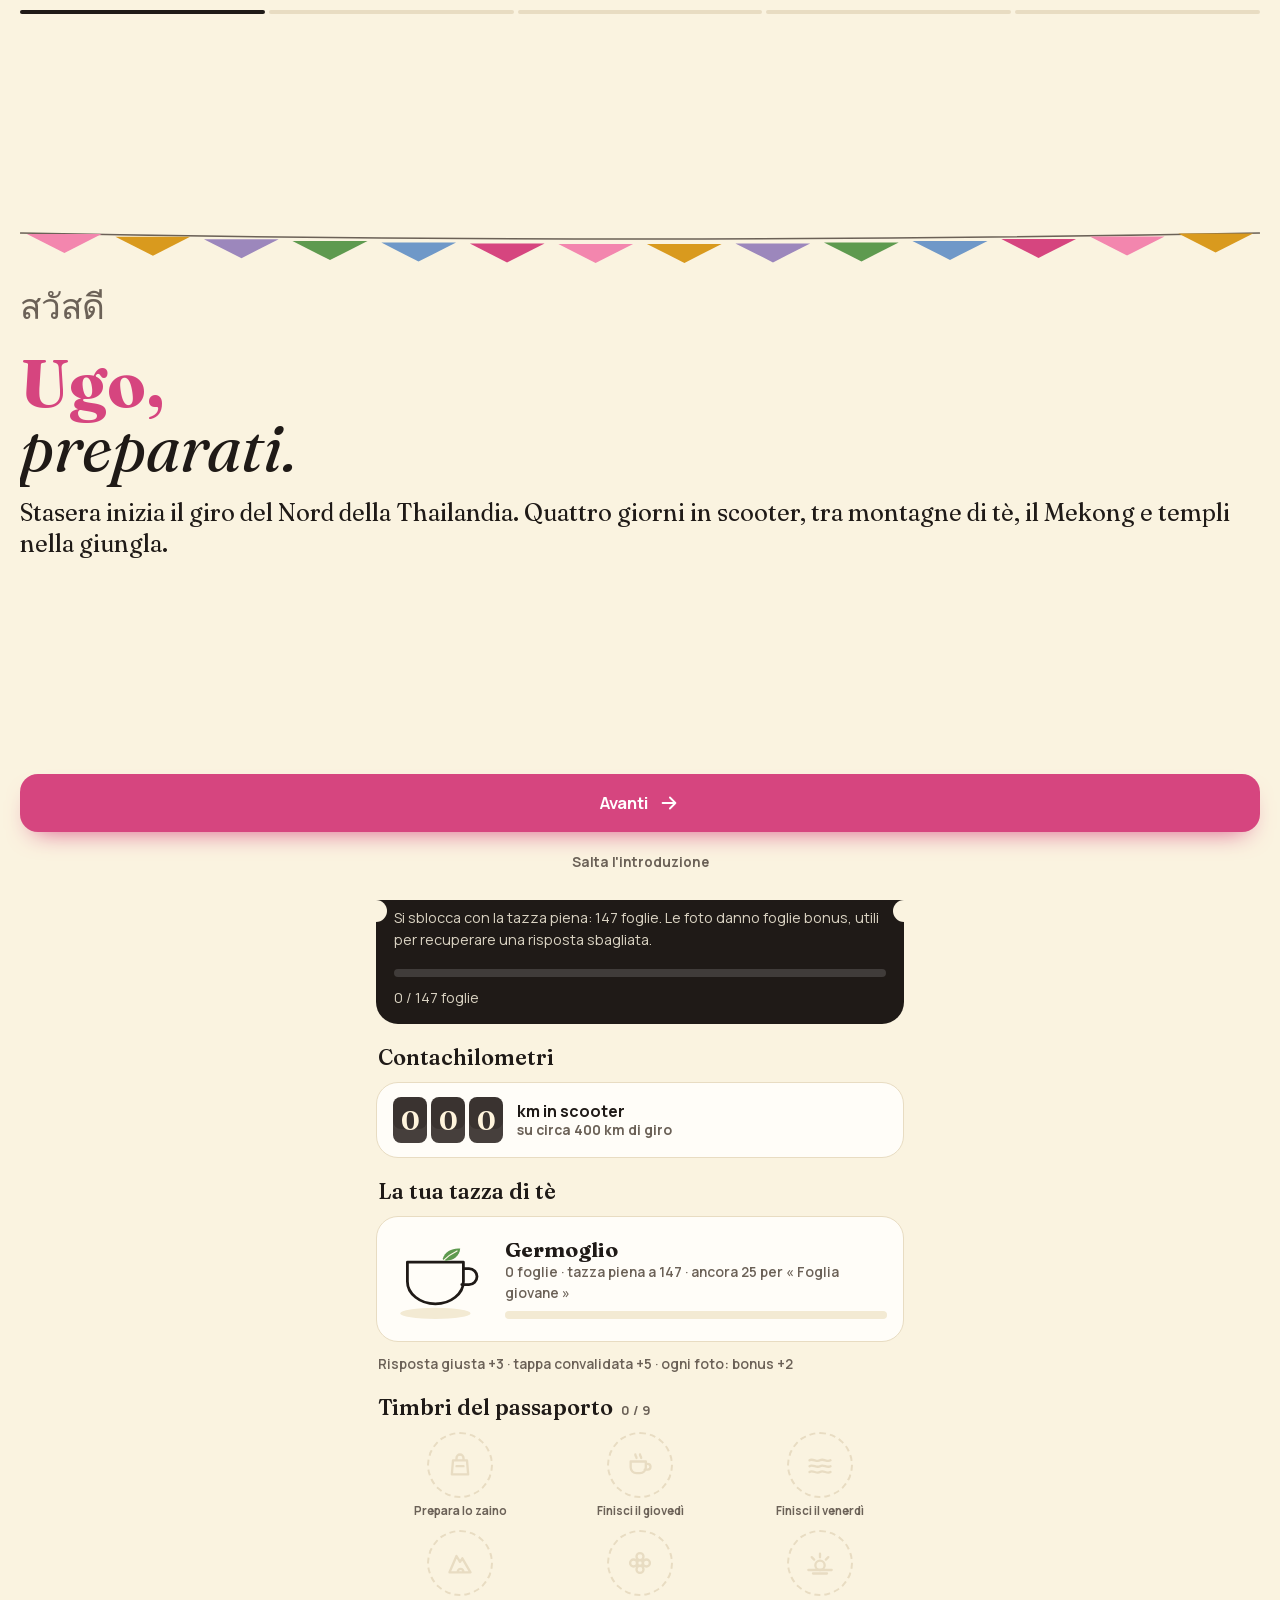
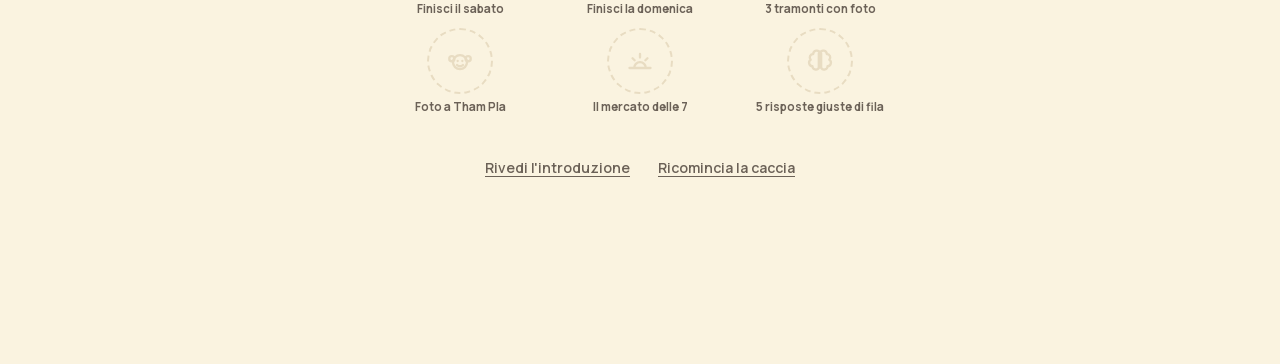
<file: chasse.html>
<!doctype html>
<html lang="it">
<head>
<meta charset="utf-8">
<meta name="viewport" content="width=device-width,initial-scale=1,viewport-fit=cover">
<title>La caccia di Ugo</title>
<meta name="theme-color" content="#FAF3E0" media="(prefers-color-scheme: light)">
<meta name="theme-color" content="#17131A" media="(prefers-color-scheme: dark)">
<link rel="manifest" href="chasse.webmanifest">
<link rel="apple-touch-icon" href="icons/chasse-180.png">
<meta name="apple-mobile-web-app-capable" content="yes">
<meta name="mobile-web-app-capable" content="yes">
<meta name="apple-mobile-web-app-title" content="Caccia di Ugo">
<meta name="apple-mobile-web-app-status-bar-style" content="default">
<link rel="stylesheet" href="fonts/fonts.css">
<style>
/* Layout : app mobile da road trip. Intro a "stories", mappa disegnata come home, una tappa alla volta,
   bottone d'azione nella zona del pollice, barra delle schede in basso. Bandierine tung del Nord Thailandia,
   scooter che avanza sulla strada, contachilometri, foglie di tè che riempiono la tazza. */
:root{
  --bg:#FAF3E0; --surface:#FFFDF8; --surface2:#F3EAD3; --ink:#1F1A17; --muted:#6B6157; --line:#E8DCC2;
  --accent:#D6457F; --accent-ink:#FFFFFF; --blush:#FBC9DC; --gold:#D99A1E; --leaf:#5E9A4F; --tea:#C98A3A;
  --ok:#3F8A43; --okbg:#DDEFD6; --ko:#C2413A; --kobg:#F8DAD5; --river:#CFE0F1; --paper:#FFF8E8; --asphalt:#3A3330; --shadow:rgba(80,50,20,.18);
  --d1:#F386AE; --d2:#9C87BC; --d3:#6F98C8; --d4:#7FA477;
  --display:"Fraunces", Georgia, "Times New Roman", serif;
  --body:"Manrope", system-ui, -apple-system, "Segoe UI", sans-serif;
  --thai:"Thonburi", "Sukhumvit Set", "Noto Sans Thai", system-ui, sans-serif;
  --tab:64px; --sb:env(safe-area-inset-bottom,0px); --st:env(safe-area-inset-top,0px);
  color-scheme:light;
}
@media (prefers-color-scheme: dark){:root:not([data-theme="light"]){
  --bg:#17131A; --surface:#221C24; --surface2:#2C2530; --ink:#F6EEE6; --muted:#B3A79F; --line:#3A3140;
  --accent:#F386AE; --accent-ink:#1A1016; --blush:#4A2A3A; --gold:#F0C766; --leaf:#8CCB7E; --tea:#E0A85A;
  --ok:#8CCB86; --okbg:#21362A; --ko:#F08A80; --kobg:#3E2226; --river:#2B3A4C; --paper:#241E26; --asphalt:#0F0C10; --shadow:rgba(0,0,0,.5);
  --d1:#F59BBE; --d2:#B6A3D6; --d3:#8DB2DD; --d4:#9CC293; color-scheme:dark}}
:root[data-theme="dark"]{
  --bg:#17131A; --surface:#221C24; --surface2:#2C2530; --ink:#F6EEE6; --muted:#B3A79F; --line:#3A3140;
  --accent:#F386AE; --accent-ink:#1A1016; --blush:#4A2A3A; --gold:#F0C766; --leaf:#8CCB7E; --tea:#E0A85A;
  --ok:#8CCB86; --okbg:#21362A; --ko:#F08A80; --kobg:#3E2226; --river:#2B3A4C; --paper:#241E26; --asphalt:#0F0C10; --shadow:rgba(0,0,0,.5);
  --d1:#F59BBE; --d2:#B6A3D6; --d3:#8DB2DD; --d4:#9CC293; color-scheme:dark}

*{box-sizing:border-box;-webkit-tap-highlight-color:transparent}
[hidden]{display:none!important}
html{-webkit-text-size-adjust:100%;background:var(--bg)}
body{margin:0;background:var(--bg);color:var(--ink);font-family:var(--body);font-size:17px;line-height:1.5;
  padding-top:var(--st);-webkit-font-smoothing:antialiased;overscroll-behavior-y:none}
h1,h2,h3{font-family:var(--display);font-weight:600;line-height:1.1;margin:0;text-wrap:balance}
p{margin:0}
button{font:inherit;color:inherit;background:none;border:0;padding:0;cursor:pointer;touch-action:manipulation}
button:focus-visible,a:focus-visible,g[data-pin]:focus-visible,label:focus-within{outline:3px solid var(--gold);outline-offset:2px;border-radius:12px}
svg.i{width:22px;height:22px;flex:none;fill:none;stroke:currentColor;stroke-width:2;stroke-linecap:round;stroke-linejoin:round}
.th{font-family:var(--thai);font-weight:400}
.flags{display:block;width:100%;height:34px}

/* Barra in alto con la strada */
.top{position:sticky;top:var(--st);z-index:10;background:color-mix(in srgb,var(--bg) 88%,transparent);
  -webkit-backdrop-filter:blur(14px);backdrop-filter:blur(14px);padding:10px 16px 10px;display:grid;gap:10px}
.top .bar{display:flex;align-items:center;justify-content:space-between;gap:10px}
.top .title{font-family:var(--display);font-weight:700;font-size:1.15rem;display:flex;align-items:baseline;gap:8px;min-width:0}
.top .title small{font-family:var(--body);font-size:.78rem;font-weight:700;color:var(--muted)}
.leaves{display:inline-flex;align-items:center;gap:6px;background:var(--surface);border:1px solid var(--line);border-radius:999px;
  padding:5px 12px 5px 6px;font-weight:800;font-variant-numeric:tabular-nums;font-size:.95rem}
.leaves .lf{width:24px;height:24px;border-radius:50%;background:var(--leaf);display:grid;place-items:center}
.leaves .lf svg{width:15px;height:15px;color:#fff;stroke-width:2.2}
.leaves.bump{animation:bump .5s ease}
.road{position:relative;height:10px;border-radius:5px;background:var(--asphalt);margin-inline:12px 4px}
.road::after{content:"";position:absolute;left:6px;right:6px;top:4px;border-top:2px dashed rgba(255,255,255,.55)}
.road .done{position:absolute;left:0;top:0;bottom:0;border-radius:5px;background:linear-gradient(90deg,var(--d1),var(--d2),var(--d3),var(--d4));transition:width .6s ease}
.road .moto{position:absolute;top:-17px;transform:translateX(-50%);width:28px;height:28px;border-radius:50%;background:var(--surface);border:2px solid var(--ink);
  display:grid;place-items:center;transition:left .6s ease;z-index:1}
.road .moto svg{width:18px;height:18px;stroke-width:2.2}

main{padding:6px 16px calc(var(--tab) + var(--sb) + 110px);max-width:560px;margin:0 auto}

/* Mappa */
.maphead{display:grid;gap:4px;padding:4px 2px 12px}
.maphead h1{font-size:2.1rem;color:var(--accent)}
.maphead h1 em{font-weight:400;color:var(--ink)}
.maphead p{color:var(--muted);font-weight:600;font-size:.92rem}
.map{background:var(--paper);border:1px solid var(--line);border-radius:26px;overflow:hidden;box-shadow:0 18px 40px -30px var(--shadow)}
.map svg.m{display:block;width:100%;height:auto}
.map text{font-family:var(--body);fill:var(--muted)}
.map .lab{font-family:var(--display);font-weight:700;fill:var(--ink);font-size:21px;paint-order:stroke;stroke:var(--paper);stroke-width:5px;stroke-linejoin:round}
.map .vp{position:relative;aspect-ratio:620/600;touch-action:none;overflow:hidden;cursor:grab;-webkit-user-select:none;user-select:none}
.map .vp:active{cursor:grabbing}
.map svg.m{width:100%;height:100%}
.map g[data-pin]{cursor:pointer}
.mapctl{position:absolute;right:10px;top:10px;display:grid;gap:6px}
.mapctl button{width:42px;height:42px;border-radius:12px;background:var(--surface);border:1px solid var(--line);display:grid;place-items:center;box-shadow:0 6px 14px -8px var(--shadow)}
.mapctl button svg{width:20px;height:20px}
.map.full{position:fixed;inset:0;z-index:25;border-radius:0;border:0;display:flex;flex-direction:column;padding-top:var(--st);padding-bottom:var(--sb)}
.map.full .vp{flex:1;aspect-ratio:auto}
.legend .hint{flex-basis:100%;font-weight:600;font-size:.74rem}
.pinsheet{position:fixed;left:10px;right:10px;bottom:calc(var(--tab) + var(--sb) + 10px);z-index:30;max-width:540px;margin:0 auto;animation:rise .25s ease-out}
.pin-in{position:relative;background:var(--surface);border:1px solid var(--line);border-radius:22px;padding:16px;display:grid;gap:8px;box-shadow:0 24px 50px -24px var(--shadow)}
.pin-in .k{display:inline-flex;align-items:center;gap:8px;font-size:.72rem;font-weight:800;letter-spacing:.1em;text-transform:uppercase;color:var(--muted);padding-right:40px}
.pin-in h3{font-size:1.35rem}
.pin-in p{color:var(--muted);font-size:.95rem}
.pin-in img{width:100%;max-height:180px;object-fit:cover;border-radius:14px}
.pin-in .x{position:absolute;right:10px;top:10px;width:36px;height:36px;border-radius:50%;background:var(--surface2);display:grid;place-items:center}
.pin-in .x svg{width:18px;height:18px}
.pin-in .primary{min-height:50px;margin-top:4px}
.map .pulse{animation:pulse 1.6s ease-out infinite;transform-box:fill-box;transform-origin:center}
.map .bob{animation:bob 1.2s ease-in-out infinite}
.legend{display:flex;flex-wrap:wrap;gap:6px 14px;padding:10px 14px 14px;font-size:.78rem;font-weight:700;color:var(--muted)}
.legend span{display:inline-flex;align-items:center;gap:6px}
.legend i{width:12px;height:12px;border-radius:50%;display:inline-block}

/* Pannelli */
.sect{margin-top:22px;display:grid;gap:12px}
.sect h2{font-size:1.35rem;padding-inline:2px;display:flex;align-items:baseline;gap:8px}
.sect h2 small{font-family:var(--body);font-size:.8rem;color:var(--muted);font-weight:700}
.panel{background:var(--surface);border:1px solid var(--line);border-radius:22px;padding:14px 16px}
.odo{display:flex;align-items:center;gap:14px}
.odo .digits{display:flex;gap:4px}
.odo .digits b{width:34px;height:46px;border-radius:8px;background:var(--asphalt);color:#FFF4DC;display:grid;place-items:center;
  font-family:var(--display);font-size:1.7rem;font-weight:700;font-variant-numeric:tabular-nums;box-shadow:inset 0 -14px 0 rgba(255,255,255,.06)}
.odo .u{font-size:.86rem;color:var(--muted);font-weight:700;line-height:1.3}
.odo .u b{display:block;color:var(--ink);font-size:1rem}
.cupbox{display:grid;grid-template-columns:auto 1fr;gap:16px;align-items:center}
.cupbox svg{width:96px;height:96px}
.lvl{font-family:var(--display);font-size:1.3rem;font-weight:700;line-height:1.15}
.sub{font-size:.86rem;color:var(--muted);font-weight:600}
.meter{height:8px;border-radius:4px;background:var(--surface2);overflow:hidden;margin-top:8px}
.meter i{display:block;height:100%;background:var(--leaf);border-radius:4px;transition:width .6s ease}
.howpts{color:var(--muted);font-size:.86rem;font-weight:600;padding-inline:2px}
.steam path{animation:steam 2.4s ease-in-out infinite}
.steam path:nth-child(2){animation-delay:.6s}.steam path:nth-child(3){animation-delay:1.2s}

/* Buono regalo */
.voucher{position:relative;border-radius:22px;padding:18px 18px 16px;background:var(--ink);color:var(--bg);display:grid;gap:10px;overflow:hidden}
.voucher::before,.voucher::after{content:"";position:absolute;top:50%;width:22px;height:22px;border-radius:50%;background:var(--bg);transform:translateY(-50%)}
.voucher::before{left:-11px}.voucher::after{right:-11px}
.voucher .k{font-size:.7rem;font-weight:800;letter-spacing:.16em;text-transform:uppercase;color:var(--gold)}
.voucher h3{font-size:1.5rem;line-height:1.15}
.voucher .row{display:flex;align-items:center;gap:12px}
.voucher .gift{width:54px;height:54px;flex:none;border-radius:16px;background:color-mix(in srgb,var(--gold) 22%,transparent);color:var(--gold);display:grid;place-items:center}
.voucher .gift svg{width:30px;height:30px}
.voucher p{font-size:.9rem;opacity:.85}
.voucher .meter{background:rgba(255,255,255,.15)}
.voucher .meter i{background:var(--gold)}
.voucher.won{background:linear-gradient(135deg,var(--accent),var(--gold));color:#fff}
.voucher.won .k{color:#fff}

.stamps{display:grid;grid-template-columns:repeat(3,minmax(0,1fr));gap:12px}
.stamp{display:grid;justify-items:center;gap:6px;text-align:center;font-size:.72rem;font-weight:700;line-height:1.2;color:var(--muted)}
.stamp .s{width:66px;height:66px;border-radius:50%;display:grid;place-items:center;border:2px dashed var(--line);color:var(--line)}
.stamp .s svg{width:28px;height:28px}
.stamp.on{color:var(--ink)}
.stamp.on .s{border:3px double var(--c);color:var(--c);background:color-mix(in srgb,var(--c) 14%,transparent);transform:rotate(-9deg)}

/* Tappa */
.when{display:inline-flex;align-items:center;gap:8px;font-size:.78rem;font-weight:800;letter-spacing:.08em;text-transform:uppercase;color:var(--muted)}
.dot{width:10px;height:10px;border-radius:50%;background:var(--c);flex:none}
.card{background:var(--surface);border:1px solid var(--line);border-radius:26px;padding:22px 18px 20px;display:grid;gap:16px;
  box-shadow:0 18px 40px -30px var(--shadow);position:relative;overflow:hidden}
.card.in{animation:rise .35s ease-out}
.card::before{content:"";position:absolute;inset:0 0 auto 0;height:6px;background:var(--c)}
.num{font-family:var(--display);font-size:3.2rem;font-weight:700;line-height:.9;color:var(--c);font-variant-numeric:tabular-nums}
.qlbl{display:flex;align-items:center;gap:8px;font-size:.72rem;font-weight:800;letter-spacing:.14em;text-transform:uppercase;color:var(--accent)}
.qlbl svg{width:16px;height:16px}
.q{font-family:var(--display);font-size:1.4rem;line-height:1.28;font-weight:600}
.qblock{display:grid;gap:12px}
.tale{font-family:var(--display);font-size:1.22rem;line-height:1.4;color:var(--ink)}
.tale strong{font-weight:700;color:var(--c);letter-spacing:.01em}
.facts{display:grid;gap:6px;background:var(--surface2);border-radius:16px;padding:10px 12px;font-size:.88rem;font-weight:700;color:var(--muted)}
.facts span{display:flex;gap:10px;align-items:flex-start;line-height:1.35}
.facts svg{width:18px;height:18px;color:var(--c);margin-top:1px}
.opts{display:grid;gap:8px}
.opt{display:flex;align-items:center;gap:12px;width:100%;min-height:56px;padding:10px 14px;border-radius:16px;text-align:left;
  background:var(--surface2);border:2px solid transparent;font-weight:700;font-size:1rem;line-height:1.3;transition:transform .12s ease}
.opt:active{transform:scale(.98)}
.opt .k{flex:none;width:30px;height:30px;border-radius:50%;display:grid;place-items:center;background:var(--surface);font-size:.85rem;font-weight:800;color:var(--muted)}
.opt .k svg{width:18px;height:18px;stroke-width:2.6}
.opt.right{background:var(--okbg);border-color:var(--ok)}
.opt.right .k{background:var(--ok);color:#fff}
.opt.wrong{background:var(--kobg);border-color:var(--ko)}
.opt.wrong .k{background:var(--ko);color:#fff}
.opt.dim{opacity:.45}
.opts.answered .opt{cursor:default}
.opts.answered .opt:active{transform:none}
.verdict{display:flex;gap:12px;align-items:flex-start;justify-content:space-between;border-radius:16px;padding:12px 14px;font-size:.95rem}
.verdict.in,.place.in{animation:rise .35s ease-out}
.verdict b{display:block;font-size:1rem}
.verdict.ok{background:var(--okbg)}.verdict.ko{background:var(--kobg)}
.verdict .gain{flex:none;display:inline-flex;align-items:center;gap:4px;font-weight:800;color:var(--leaf)}
.verdict .gain svg{width:18px;height:18px}
.place{display:grid;gap:4px}
.place .lbl{font-size:.72rem;font-weight:800;letter-spacing:.14em;text-transform:uppercase;color:var(--accent)}
.place h2{font-size:1.75rem}
.place .th{color:var(--muted);font-size:1.05rem}
.place p{color:var(--muted);font-size:.98rem;margin-top:4px}
.chipbtn{display:inline-flex;align-items:center;gap:8px;min-height:44px;padding:0 16px;border-radius:999px;background:var(--surface2);font-weight:700;font-size:.92rem}
.chipbtn svg{width:18px;height:18px}
a.chipbtn{color:var(--ink);text-decoration:none}
.mystery{display:flex;align-items:center;gap:12px;background:var(--surface2);border-radius:16px;padding:12px 14px;color:var(--muted);font-weight:700;font-size:.92rem}
.mystery .qm{width:36px;height:36px;border-radius:50%;border:2px dashed var(--muted);display:grid;place-items:center;font-family:var(--display);font-weight:700;font-size:1.1rem;flex:none}

.checklist{display:grid;gap:6px;background:var(--surface2);border-radius:20px;padding:14px}
.checklist .head{display:flex;justify-content:space-between;align-items:center;gap:10px}
.checklist .head b{font-size:.72rem;font-weight:800;letter-spacing:.14em;text-transform:uppercase;color:var(--accent)}
.checklist .head span{font-size:.85rem;font-weight:800;font-variant-numeric:tabular-nums}
.ck{display:flex;align-items:center;gap:12px;min-height:48px;padding:6px 8px;border-radius:12px;cursor:pointer;font-weight:600;font-size:.96rem;line-height:1.3}
.ck input{position:absolute;opacity:0;width:1px;height:1px}
.ck .box{flex:none;width:26px;height:26px;border-radius:8px;border:2px solid var(--muted);display:grid;place-items:center;background:var(--surface);transition:background .15s ease}
.ck .box svg{width:16px;height:16px;stroke-width:3;opacity:0;color:#fff}
.ck input:checked + .box{background:var(--leaf);border-color:var(--leaf)}
.ck input:checked + .box svg{opacity:1}
.ck input:checked ~ span{color:var(--muted);text-decoration:line-through}

.mission{display:grid;gap:12px;border-radius:20px;padding:16px;background:var(--blush)}
.mission .lbl{display:flex;align-items:center;gap:8px;font-size:.72rem;font-weight:800;letter-spacing:.14em;text-transform:uppercase;color:var(--accent)}
.mission .lbl svg{width:16px;height:16px}
.mission p{font-weight:700;font-size:1.08rem;line-height:1.35}
.mission small{font-weight:600;color:var(--muted);font-size:.86rem}
.shot{display:grid;place-items:center;gap:8px;min-height:150px;border-radius:16px;border:2px dashed color-mix(in srgb,var(--accent) 55%,transparent);
  background:color-mix(in srgb,var(--surface) 70%,transparent);color:var(--accent);font-weight:800;text-align:center;padding:16px;width:100%}
.shot svg{width:40px;height:40px;stroke-width:1.6}
.shot small{display:block;font-weight:600;color:var(--muted);font-size:.82rem}
.pic{position:relative;border-radius:16px;overflow:hidden}
.pic img{width:100%;max-height:60vh;object-fit:cover;display:block}
.pic button{position:absolute;right:10px;bottom:10px;display:inline-flex;align-items:center;gap:6px;min-height:40px;padding:0 14px;border-radius:999px;
  background:rgba(20,15,12,.6);color:#fff;font-weight:700;font-size:.85rem;-webkit-backdrop-filter:blur(8px);backdrop-filter:blur(8px)}
.pic button svg{width:18px;height:18px}
.saving{font-size:.88rem;color:var(--muted);font-weight:600}
.err{font-size:.9rem;color:var(--ko);font-weight:700}
.note{font-size:.88rem;font-weight:700;color:var(--muted)}
.minor{display:flex;justify-content:center;padding-top:4px}
.minor button{min-height:44px;padding:0 10px;color:var(--muted);font-size:.88rem;font-weight:600;text-decoration:underline;text-underline-offset:3px}
.confirm{display:grid;gap:10px;background:var(--surface2);border-radius:16px;padding:14px;font-size:.95rem}
.confirm .two{display:grid;grid-template-columns:1fr 1fr;gap:8px}
.confirm button{min-height:46px;border-radius:12px;font-weight:800;background:var(--surface);border:1px solid var(--line)}
.confirm button.danger{background:var(--ink);color:var(--bg);border-color:var(--ink)}
.nav{display:flex;justify-content:space-between;margin-top:14px}
.nav button{display:inline-flex;align-items:center;gap:6px;min-height:44px;padding:0 12px;border-radius:999px;color:var(--muted);font-weight:700;font-size:.88rem}
.nav button:disabled{opacity:.3}
.locked{display:grid;gap:14px;justify-items:center;text-align:center;padding:30px 10px}
.locked .lock{width:72px;height:72px;border-radius:50%;border:2px dashed var(--muted);display:grid;place-items:center;color:var(--muted);font-family:var(--display);font-size:2rem;font-weight:700}
.locked p{color:var(--muted)}

/* Bottone d'azione */
.cta{position:fixed;left:0;right:0;bottom:calc(var(--tab) + var(--sb));z-index:11;padding:10px 16px 12px;background:linear-gradient(to top,var(--bg) 70%,transparent)}
.cta .in{max-width:560px;margin:0 auto}
.primary{width:100%;min-height:58px;border-radius:18px;background:var(--accent);color:var(--accent-ink);font-weight:800;font-size:1.05rem;
  display:flex;align-items:center;justify-content:center;gap:10px;box-shadow:0 12px 26px -14px var(--accent);transition:transform .12s ease;-webkit-user-select:none;user-select:none}
.primary:active{transform:scale(.98)}
.primary.alt{background:var(--ink);color:var(--bg);box-shadow:none}
.primary.wait{background:var(--surface2);color:var(--muted);box-shadow:none}
.primary .pts{display:inline-flex;align-items:center;gap:4px;font-size:.85rem;font-weight:800;background:rgba(255,255,255,.22);border-radius:999px;padding:2px 9px}
.primary .pts svg{width:15px;height:15px}

/* Schede */
.tabs{position:fixed;left:0;right:0;bottom:0;z-index:12;height:calc(var(--tab) + var(--sb));padding-bottom:var(--sb);
  background:color-mix(in srgb,var(--surface) 92%,transparent);-webkit-backdrop-filter:blur(16px);backdrop-filter:blur(16px);
  border-top:1px solid var(--line);display:grid;grid-template-columns:repeat(3,1fr)}
.tabs button{display:grid;justify-items:center;align-content:center;gap:3px;font-size:.72rem;font-weight:700;color:var(--muted)}
.tabs button[aria-current="page"]{color:var(--accent)}
.tabs .ic{position:relative;display:grid;place-items:center}
.tabs .badge{position:absolute;left:16px;top:-5px;min-width:18px;height:18px;border-radius:9px;background:var(--accent);color:var(--accent-ink);font-size:.68rem;display:grid;place-items:center;padding:0 5px}

/* Album */
.hero{display:grid;gap:8px;padding:12px 4px 4px}
.hero h1{font-size:2.1rem;color:var(--accent)}
.hero h1 em{font-weight:400;color:var(--ink)}
.grid{display:grid;grid-template-columns:repeat(2,minmax(0,1fr));gap:8px;margin-top:12px}
.grid button{position:relative;border-radius:16px;overflow:hidden;aspect-ratio:3/4;background:var(--surface2)}
.grid button:nth-child(3n+1){aspect-ratio:1}
.grid img{width:100%;height:100%;object-fit:cover;display:block}
.grid .cap{position:absolute;left:0;right:0;bottom:0;padding:22px 10px 8px;background:linear-gradient(transparent,rgba(0,0,0,.65));color:#fff;font-size:.78rem;font-weight:700;text-align:left;line-height:1.25}
.empty{display:grid;gap:10px;justify-items:center;text-align:center;padding:50px 20px;color:var(--muted)}
.empty svg{width:44px;height:44px;stroke-width:1.5}
.treasure{border-radius:26px;padding:22px 20px;display:grid;gap:10px;text-align:center;background:var(--surface);border:1px solid var(--line)}
.treasure h2{font-size:2.2rem;color:var(--accent)}
.treasure svg.cup{width:120px;height:120px}
.sign{font-family:var(--display);font-style:italic;color:var(--accent)}

/* Visore */
.viewer{position:fixed;inset:0;z-index:30;background:#0d0a0c;color:#fff;display:grid;grid-template-rows:auto 1fr auto;padding:calc(var(--st) + 8px) 12px calc(var(--sb) + 12px)}
.viewer .vt{display:flex;justify-content:space-between;align-items:center}
.viewer .vt button,.viewer .vb button{min-height:44px;min-width:44px;display:inline-flex;align-items:center;justify-content:center;gap:8px;border-radius:999px;padding:0 14px;background:rgba(255,255,255,.12);font-weight:700;font-size:.9rem}
.viewer .stage{display:grid;place-items:center;min-height:0;touch-action:pan-y}
.viewer img{max-width:100%;max-height:100%;object-fit:contain;border-radius:10px;-webkit-touch-callout:default}
.viewer .vb{display:grid;gap:10px;text-align:center}
.viewer .vb b{font-family:var(--display);font-size:1.15rem}
.viewer .vb span{font-size:.8rem;opacity:.7}
.viewer .vb .acts{display:flex;justify-content:center;gap:8px}

/* Festa */
.party{position:fixed;inset:0;z-index:40;background:color-mix(in srgb,var(--bg) 80%,transparent);-webkit-backdrop-filter:blur(10px);backdrop-filter:blur(10px);display:grid;place-items:center;padding:24px}
.party canvas{position:fixed;inset:0;width:100%;height:100%;pointer-events:none}
.party .box{position:relative;background:var(--surface);border:1px solid var(--line);border-radius:28px;padding:22px 22px 20px;display:grid;gap:12px;justify-items:center;text-align:center;
  max-width:360px;width:100%;box-shadow:0 30px 60px -30px var(--shadow);animation:popin .45s cubic-bezier(.2,1.4,.4,1)}
.party .box svg.cup{width:110px;height:110px}
.party h2{font-size:1.6rem}
.party .gain{display:inline-flex;align-items:center;gap:8px;font-family:var(--display);font-size:2.3rem;font-weight:700;color:var(--leaf);line-height:1}
.party .gain svg{width:30px;height:30px}
.party .rk{font-weight:800;background:var(--blush);border-radius:999px;padding:6px 14px;font-size:.9rem}
.party .km{font-size:.88rem;font-weight:700;color:var(--muted)}
.party .newstamp{display:flex;align-items:center;gap:10px;font-weight:800;font-size:.92rem}
.party .newstamp .s{width:44px;height:44px;border-radius:50%;border:3px double var(--c);color:var(--c);display:grid;place-items:center;transform:rotate(-9deg)}
.party .newstamp .s svg{width:22px;height:22px}

/* Intro a stories */
.story{position:fixed;inset:0;z-index:50;background:var(--bg);display:grid;grid-template-rows:auto 1fr auto;padding:calc(var(--st) + 10px) 20px calc(var(--sb) + 18px);overflow:hidden}
.story .bars{display:grid;grid-auto-flow:column;gap:4px}
.story .bars i{height:4px;border-radius:2px;background:var(--line);overflow:hidden}
.story .bars i.on{background:var(--ink)}
.story .stage{display:grid;align-content:center;gap:18px;min-height:0;overflow:auto;padding-block:12px}
.story .stage > *{animation:rise .5s ease-out both}
.story .stage > *:nth-child(2){animation-delay:.08s}.story .stage > *:nth-child(3){animation-delay:.16s}.story .stage > *:nth-child(4){animation-delay:.24s}.story .stage > *:nth-child(5){animation-delay:.32s}
.story .k{font-size:.75rem;font-weight:800;letter-spacing:.16em;text-transform:uppercase;color:var(--accent)}
.story h1{font-size:clamp(2.8rem,14vw,4.2rem);font-weight:700;color:var(--accent);line-height:.95}
.story h1 em{display:block;font-weight:400;color:var(--ink)}
.story .big{font-family:var(--display);font-size:1.5rem;line-height:1.3}
.story .hello{font-family:var(--thai);font-size:2.2rem;color:var(--muted)}
.story .foot{display:grid;gap:10px}
.story .skip{justify-self:center;min-height:40px;color:var(--muted);font-size:.85rem;font-weight:700}
.ticket{background:var(--surface);border:1px solid var(--line);border-radius:22px;overflow:hidden;box-shadow:0 20px 40px -28px var(--shadow)}
.ticket .tt{background:var(--accent);color:var(--accent-ink);padding:12px 16px;display:flex;justify-content:space-between;align-items:center;font-weight:800;font-size:.78rem;letter-spacing:.12em;text-transform:uppercase}
.ticket .route{display:grid;grid-template-columns:1fr auto 1fr;align-items:center;gap:8px;padding:16px}
.ticket .route b{font-family:var(--display);font-size:1.5rem;display:block;line-height:1.1}
.ticket .route small{font-size:.72rem;font-weight:800;letter-spacing:.12em;text-transform:uppercase;color:var(--muted)}
.ticket .route .mid{color:var(--accent);display:grid;justify-items:center;font-size:.72rem;font-weight:700;color:var(--muted)}
.ticket .route .mid svg{width:30px;height:30px;color:var(--accent)}
.ticket .perf{border-top:2px dashed var(--line);position:relative;margin-inline:14px}
.ticket .info{display:grid;grid-template-columns:1fr 1fr;gap:12px 16px;padding:14px 16px 16px}
.ticket .info span{display:block;font-size:.68rem;font-weight:800;letter-spacing:.12em;text-transform:uppercase;color:var(--muted)}
.ticket .info b{font-size:.95rem}
.ticket .code{height:34px;margin:0 16px 16px;background:repeating-linear-gradient(90deg,var(--ink) 0 2px,transparent 2px 5px,var(--ink) 5px 6px,transparent 6px 10px)}
.rules{display:grid;gap:10px;list-style:none;padding:0;margin:0}
.rules li{display:flex;gap:14px;align-items:center;background:var(--surface);border:1px solid var(--line);border-radius:18px;padding:11px 14px;font-weight:600;font-size:.96rem}
.rules .ri{width:42px;height:42px;border-radius:12px;display:grid;place-items:center;flex:none;background:var(--blush);color:var(--accent)}
.rules .ri.g{background:var(--okbg);color:var(--leaf)}
.giftbig{width:120px;height:120px;justify-self:center;animation:wiggle 2.4s ease-in-out infinite!important}
.sheet{position:fixed;left:10px;right:10px;bottom:calc(var(--tab) + var(--sb) + 84px);z-index:35;background:var(--ink);color:var(--bg);border-radius:20px;padding:16px;
  display:grid;gap:10px;box-shadow:0 20px 40px -20px var(--shadow);animation:rise .35s ease-out;max-width:540px;margin:0 auto}
.sheet p{font-size:.92rem;opacity:.9}
.sheet button{justify-self:end;min-height:44px;padding:0 18px;border-radius:999px;background:var(--bg);color:var(--ink);font-weight:800}
.toast{position:fixed;left:50%;top:calc(var(--st) + 76px);transform:translateX(-50%);z-index:45;background:var(--ink);color:var(--bg);border-radius:999px;padding:10px 18px;font-weight:700;font-size:.9rem;animation:rise .3s ease-out;white-space:nowrap}
input[type=file]{position:fixed;left:-9999px;width:1px;height:1px;opacity:0}

@keyframes rise{from{opacity:0;transform:translateY(10px)}to{opacity:1;transform:none}}
@keyframes popin{from{opacity:0;transform:scale(.8)}to{opacity:1;transform:none}}
@keyframes bump{40%{transform:scale(1.15)}}
@keyframes pulse{0%{transform:scale(1);opacity:.7}100%{transform:scale(2.2);opacity:0}}
@keyframes bob{0%,100%{transform:translateY(0)}50%{transform:translateY(-4px)}}
@keyframes steam{0%,100%{opacity:0;transform:translateY(4px)}50%{opacity:.8;transform:translateY(-3px)}}
@keyframes wiggle{0%,80%,100%{transform:rotate(0)}85%{transform:rotate(-7deg)}90%{transform:rotate(6deg)}95%{transform:rotate(-3deg)}}
@media (prefers-reduced-motion:reduce){*{animation:none!important;transition:none!important}}
</style>
</head>
<body>
<header class="top" id="top"></header>
<main id="main"></main>
<div class="cta" id="cta"></div>
<nav class="tabs" id="tabs" aria-label="Navigazione"></nav>
<input type="file" id="file" accept="image/*">
<div id="layer"></div>

<script>
/* ---------- Tappe. quiz: domande a scelta multipla (a = indice della risposta giusta, all = tutte giuste).
   km = chilometri in scooter per arrivarci. La tappa 0 si gioca stasera e non è sulla mappa. ---------- */
var STEPS=[
 {id:'zaino',i1:'Stasera niente aperitivo tranquillo: domani alle 9:15 lo scooter parte, e il pilota deve essere pronto. Prima, due domande per vedere se sei sveglio. Poi si prepara…',rv:'LO ZAINO!',i2:'',ride:'Domani: partenza 9:15 da Chiang Rai',open:'Stasera, prima di dormire',
  day:0,when:'Stasera · aperitivo',km:0,
  quiz:[{q:'Quanti giorni dura il giro in scooter?',o:['2 giorni','4 giorni','7 giorni','Finché dura la benzina'],a:1,f:'Da giovedì 15 a domenica 18 ottobre: 4 giorni, 3 notti, circa 400 km.'},
        {q:'Perché ami Lison?',o:['Per il suo sorriso','Perché organizza viaggi perfetti','Per le sue lezioni di yoga','Tutte le risposte sono giuste'],all:true,f:'Qualunque risposta era giusta. Lison approva.'}],
  place:'Lo zaino',about:"Domani si parte alle 9:15 da Chiang Rai. Lo zaino viaggia sullo scooter: solo l'indispensabile.",
  check:['Passaporto','Patente (e permesso internazionale)','Contanti in tagli piccoli: 20 e 100 ฿','Una felpa: a Mae Salong la sera fa freddo','Pantaloni lunghi o un pareo per i templi','Giacca antipioggia','Pantaloncini e un asciugamano piccolo per le sorgenti','Crema solare e occhiali da sole','Antizanzare','Power bank e cavo','La mappa di Chiang Rai scaricata offline su Google Maps','Il buonumore (questo è obbligatorio)'],
  mission:'Tu che fai lo zaino con il casco già in testa.',tip:'Niente casco a portata di mano? Va bene anche un\'insalatiera.'},
 {id:'scooter',i1:'Prima di qualsiasi cascata, tempio o caffè ci serve una cosa sola: le ruote. Il posto lo conosci tu, Lison si fida ciecamente. Missione numero uno di domani mattina:',rv:'NOLEGGIARE LO SCOOTER!',i2:'Da fare prima di tutto il resto.',ride:'Prima della partenza delle 9:15 · il noleggio lo conosci tu',open:'Domani mattina, per prima cosa',
  day:1,when:'Giovedì 15 · prima delle 9:15',km:0,
  quiz:[{q:'In discesa, sulle strade di montagna, come si frena con lo scooter?',o:['Solo con il freno davanti','Freno dietro e freno motore','In folle, si scende più veloci','Con i piedi, come Fred Flintstone'],a:1,f:'Le discese verso Mae Salong sono lunghe: usare solo il freno davanti è il modo migliore per scaldarlo troppo.'}],
  place:'Lo scooter',about:'Il nostro mezzo per 400 km. Due minuti di controlli prima di firmare evitano discussioni alla riconsegna.',
  check:['Due caschi che si allacciano bene','Foto dello scooter da tutti i lati prima di partire (graffi già presenti)','Freni provati','Luci e clacson che funzionano','Pieno fatto, o dove si trova il primo distributore','Il numero del noleggio salvato nel telefono','Patente e passaporto a portata di mano'],
  mission:'Tu in sella con il casco allacciato, Lison dietro con il pollice alzato.',tip:'Prima foto ufficiale del giro.'},
 {id:'lalitta',i1:'Si parte a stomaco vuoto, ma non per molto. Prima tappa: ci abbuffiamo di colazione e beviamo un buon caffè in mezzo alle cascate al…',rv:'LALITTA CAFÉ!',i2:'Prima di sederti, una domanda.',ride:'15 min · 7 km da Chiang Rai (partenza 9:15)',open:'Aperto 8:00–20:00',
  day:1,when:'Giovedì 15 · 9:30',km:7,x:250,y:560,lx:-30,ly:7,anc:'end',short:'Lalitta Café',
  quiz:[{q:"Al Lalitta Café, in cosa si trasforma il biglietto d'ingresso da 60 ฿?",o:['In un dolce','In una bevanda','In una cartolina',"In un'offerta al tempio"],a:1,f:'Il giardino è ispirato alla foresta mitica di Himmapan.'}],
  place:'Lalitta Café',about:"Un caffè-giardino con cascate, ponti di pietra e sculture ovunque. Colazione in mezzo all'acqua.",
  mission:'Voi due su un ponte di pietra, con una cascata dietro.',maps:'https://www.google.com/maps/search/?api=1&query=Lalitta+Caf%C3%A9+Rim+Kok+Chiang+Rai'},
 {id:'patueng',i1:'Pancia piena, si risale in sella. Sulla strada verso le montagne la terra comincia a fumare: benvenuto alle sorgenti calde di…',rv:'PA TUENG!',i2:'Togli le scarpe, ma prima rispondi.',ride:'40 min · 30 km di strada piana (partenza 11:00)',open:'Aperto 9:00–18:00 · sosta 45 min',
  day:1,when:'Giovedì 15 · 11:45',km:30,x:247,y:390,lx:30,ly:7,anc:'start',short:'Pa Tueng',th:'บ่อน้ำพุร้อนป่าตึง',
  quiz:[{q:"Cosa cuoce la gente del posto nell'acqua più calda delle sorgenti di Pa Tueng?",o:['Il riso','Le pannocchie','Le uova','Il tè'],a:2,f:"Il geyser spruzza l'acqua a una decina di metri d'altezza."}],
  place:'Pa Tueng Hot Springs',about:"Un geyser in un piccolo parco e vasche gratuite dove si immergono i piedi. Un po' di odore di zolfo.",
  mission:'Un selfie con il geyser che esplode dietro di voi.',tip:'Aspettate il getto più alto: scatta al momento giusto.',maps:'https://www.google.com/maps/search/?api=1&query=Pa+Tueng+Hot+Springs&query_place_id=ChIJG_i8gDr81jAROG8mZbGQzWU'},
 {id:'xinshidai',i1:'Un\'ora di strada, di cui 30 minuti di salita ripida, con le piantagioni di tè all\'orizzonte. Ci meritiamo il pranzo nella panetteria più vecchia di Mae Salong:',rv:'XIN SHI DAI!',i2:'',ride:'1 h · 45 km, salita finale (partenza 12:30)',open:'Aperto 8:00–21:00',
  day:1,when:'Giovedì 15 · 13:30',km:45,x:90,y:345,lx:0,ly:46,anc:'middle',short:'Xin Shi Dai',
  quiz:[{q:'Da quanto tempo esiste la panetteria Xin Shi Dai di Mae Salong?',o:['Da più di 50 anni','Da 5 anni','Da 150 anni',"Dall'anno scorso"],a:0,f:'Tutto è fatto in casa con burro vero.'}],
  place:'Xin Shi Dai Bakery',about:'Panetteria di famiglia a Mae Salong. Pizza dello Yunnan, tempura, onion rings, e il rotolo alla vaniglia.',
  mission:'Lison che ti imbocca il primo pezzo di rotolo alla vaniglia.',maps:'https://www.google.com/maps/search/?api=1&query=Xin+Shi+Dai+Bakery&query_place_id=ChIJS9MTd03h1jARpEt43s_AlXI'},
 {id:'maesalong',i1:'Zaini in camera a Twins Farm (check-in 14:45), e via in un villaggio che sembra la Cina, non la Thailandia. Benvenuto a…',rv:'MAE SALONG, il villaggio del tè!',i2:'Ma chi l\'ha costruito?',ride:'Pochi minuti tra un punto e l\'altro: si parcheggia e si cammina',open:'Museo aperto 8:00–17:00',
  day:1,when:'Giovedì 15 · 15:30',km:2,x:140,y:318,lx:30,ly:7,anc:'start',short:'Mae Salong',th:'แม่สลอง',
  quiz:[{q:'Chi ha fondato il villaggio di Mae Salong dopo il 1949?',o:['Monaci tibetani','Mercanti inglesi','Soldati cinesi nazionalisti','Pescatori del Mekong'],a:2,f:"I loro figli hanno sostituito l'oppio con il tè oolong."}],
  place:'Il villaggio di Mae Salong',about:'Il museo dei Martiri cinesi, la tomba del generale Tuan e la via delle case del tè, dove la degustazione è gratis.',
  mission:'Un brindisi con due tazzine di oolong, mignolo alzato.',maps:'https://www.google.com/maps/search/?api=1&query=Chinese+Martyrs+Memorial+Museum+Mae+Salong'},
 {id:'sunset1',i1:'Il sole scende sui filari e le colline diventano d\'oro. Primo tramonto del viaggio, e si sceglie: terrazza panoramica o balcone con le lucciole.',rv:'TRAMONTO SUL TÈ!',i2:'Domanda per romantici:',ride:'Pochi minuti dal villaggio',open:'Flower Hills aperto fino alle 21:00 · tramonto 17:50',
  day:1,when:'Giovedì 15 · 17:15',km:2,x:50,y:312,lx:0,ly:-30,anc:'middle',short:'Tramonto',
  quiz:[{q:'A che ora tramonta il sole sulle piantagioni di Mae Salong a metà ottobre?',o:['Verso le 16:15','Verso le 17:50','Verso le 19:30','Verso le 20:45'],a:1,f:'Al buio, spegnete la luce del balcone: si vedono le lucciole.'}],
  place:'Tramonto sulle piantagioni',about:'Dalla terrazza di Mae Salong Flower Hills, oppure dal balcone di Twins Farm.',
  mission:'Le vostre mani che formano un cuore, con il sole dentro.',maps:'https://www.google.com/maps/search/?api=1&query=Mae+Salong+Flower+Hills&query_place_id=ChIJL89Xcwjk1jARzrydZQFGhag'},
 {id:'marche',i1:'Sveglia all\'alba, sì, davvero. Alle 7 i villaggi Akha scendono dalle montagne con erbe, funghi e tè per…',rv:'IL MERCATO DEL MATTINO!',i2:'Si fa colazione in piedi, come la gente del posto.',ride:'Pochi minuti dall\'hotel · strada da controllare la sera prima',open:'Dalle 6:00 · il meglio prima delle 8:00',
  day:2,when:'Venerdì 16 · 7:00',km:2,x:100,y:262,lx:0,ly:-30,anc:'middle',short:'Mercato',
  quiz:[{q:'Qual è la colazione tipica al mercato del mattino di Mae Salong?',o:['Cappuccino e cornetto','Latte di soia caldo e frittelle cinesi','Riso al mango','Pho vietnamita'],a:1,f:'Il grosso del mercato succede prima delle 8.'}],
  place:'Il mercato del mattino',about:'Gli Akha scendono dalle montagne con erbe, funghi e tè. Dite « jay » per la versione senza carne.',
  mission:'Tu con una frittella cinese al posto dei baffi.',maps:'https://www.google.com/maps/search/?api=1&query=5J8G%2BC97+Mae+Salong+Nok'},
 {id:'triangle',i1:'Lunga discesa, pranzo veloce a Mae Chan, check-in sul Mekong e il tuo appuntamento online delle 14. Poi 5 minuti di scooter e sei nel punto più famoso della regione:',rv:'IL TRIANGOLO D\'ORO!',i2:'',ride:'1 h 45 di strada in tutto da Mae Salong (partenza 10:45), poi 5 min · 3 km dall\'hotel',open:'Gratis · sosta 15 min',
  day:2,when:'Venerdì 16 · 15:35',km:83,x:516,y:128,lx:0,ly:-30,anc:'middle',short:"Triangolo d'Oro",th:'สามเหลี่ยมทองคำ',
  quiz:[{q:"Quali paesi si guardano al Triangolo d'Oro?",o:['Thailandia, Cambogia, Vietnam','Thailandia, Laos, Cina','Thailandia, Laos, Myanmar','Thailandia, Myanmar, India'],a:2,f:'Il fiume Ruak si getta nel Mekong proprio qui, a Sop Ruak.'}],
  place:"Il Triangolo d'Oro",about:"Tre paesi uno di fronte all'altro, sotto un grande Buddha dorato in riva all'acqua. Restate a terra: le barche fanno tappa in Laos.",
  mission:'Tu che indichi il Laos, Lison che indica il Myanmar, e voi due in Thailandia.',maps:'https://www.google.com/maps/search/?api=1&query=Golden+Triangle+Park+Sop+Ruak'},
 {id:'chiangsaen',i1:'Mille anni fa qui c\'era una capitale. Oggi restano templi di mattoni mangiati dagli alberi, e quasi nessun turista. Benvenuto nell\'antica città di…',rv:'CHIANG SAEN!',i2:'',ride:'15 min · 9 km dal Triangolo d\'Oro (partenza 15:55)',open:'Wat Pa Sak chiude alle 17:00 · 50–100 ฿',
  day:2,when:'Venerdì 16 · 16:10',km:9,x:517,y:240,lx:30,ly:7,anc:'start',short:'Chiang Saen',th:'เชียงแสน',
  quiz:[{q:'Il tempio Wat Pa Sak di Chiang Saen si trova in mezzo a una foresta di…',o:['Bambù','Teak','Pini','Banani'],a:1,f:'Chiang Saen è stata una capitale del regno Lanna. Wat Pa Sak chiude alle 17.'}],
  place:'Wat Pa Sak, Chiang Saen',about:'Templi in mattoni avvolti dagli alberi. Sulla collina, il chedi di Wat Phra That Chom Kitti pende un po\'. Spalle e ginocchia coperte.',
  mission:'Voi due che « reggete » il chedi pendente di Chom Kitti, come alla torre di Pisa.',maps:'https://www.google.com/maps/search/?api=1&query=Wat+Pa+Sak+Chiang+Saen'},
 {id:'mekong',i1:'Fine giornata in riva al fiume più leggendario del Sud-est asiatico. Una birra o un tè, i piedi sul bordo, e lo spettacolo del tramonto sul…',rv:'MEKONG!',i2:'',ride:'10 min · 6 km lungo il fiume (partenza 17:15)',open:'Tramonto verso le 17:50 · ora blu verso le 18:15',
  day:2,when:'Venerdì 16 · 17:25',km:6,x:556,y:178,lx:-4,ly:46,anc:'middle',short:'Mekong',th:'แม่น้ำโขง',
  quiz:[{q:"Davanti all'hotel, sull'altra riva del Mekong, quale paese c'è?",o:['Il Myanmar','La Cina','Il Laos','La Cambogia'],a:2,f:'Il sole tramonta alle vostre spalle, ma il cielo diventa rosa sopra il Laos.'}],
  place:'Tramonto sul Mekong',about:'Dalla riva davanti al View Khong Hotel, o in terrazza al Golden Time accanto.',
  mission:'Lison che fa il saluto al sole davanti al Mekong, e tu che la copi.',maps:'https://www.google.com/maps/search/?api=1&query=View+Khong+Hotel+Chiang+Saen&query_place_id=ChIJRwg_3PFD1jARU9CsnZKqjAY'},
 {id:'opium',i1:'Mattina da museo, ma non uno qualunque: un tunnel buio, la storia dell\'oppio, e finalmente capirai perché in queste montagne si beve tanto tè. Benvenuto alla…',rv:'HALL OF OPIUM!',i2:'',ride:'5 min · 3 km dall\'hotel (partenza 9:50, check-out prima)',open:'Mar–dom 8:30–16:00 · 200 ฿ · 1 h 45',
  day:3,when:'Sabato 17 · 10:00',km:3,x:480,y:172,lx:-30,ly:7,anc:'end',short:'Hall of Opium',th:'หอฝิ่น',
  quiz:[{q:'Come si entra nel museo Hall of Opium?',o:['In barca','Da un lungo tunnel buio','Con un ascensore panoramico','Da una grotta con le scimmie'],a:1,f:'Il museo spiega perché il tè e il caffè hanno sostituito il papavero in queste montagne.'}],
  place:'Hall of Opium',about:'Il miglior museo del nord della Thailandia, creato da una fondazione reale. Calcolate 1h45.',
  mission:"Voi due all'ingresso del museo, con la faccia di chi sta per entrare in un tunnel buio.",maps:'https://www.google.com/maps/search/?api=1&query=Hall+of+Opium+Golden+Triangle+Park'},
 {id:'thampla',i1:'Attenzione: la prossima tappa è abitata da una banda di scimmie senza alcuna educazione. Un tempio rosso nella roccia, pesci giganti e una grotta:',rv:'WAT THAM PLA!',i2:'',ride:'50 min · 45 km lungo la frontiera (partenza 12:05)',open:'Aperto 6:00–18:00 · gratis, offerta libera',
  day:3,when:'Sabato 17 · 13:00',km:48,x:306,y:181,lx:30,ly:7,anc:'start',short:'Tham Pla',th:'วัดถ้ำปลา',
  quiz:[{q:"All'ingresso di Wat Tham Pla, la grotta delle scimmie, cosa conviene prendere?",o:['Delle banane per le scimmie','Un ombrello','Un bastone di bambù','Un casco'],a:2,f:'Si batte il bastone per terra se una scimmia insiste. Niente in mano, borsa chiusa, occhiali in tasca.'}],
  place:'Wat Tham Pla',about:'Un tempio rosso e oro contro la falesia, una sorgente piena di pesci enormi e un santuario in cima alle scale.',
  mission:'Tu con il bastone di bambù in posa da guardiano, e una scimmia nell\'inquadratura.',tip:'A distanza di sicurezza, mi raccomando.',maps:'https://www.google.com/maps/search/?api=1&query=Wat+Tham+Pla&query_place_id=ChIJ1wQUu3v21jARgOnPf1tQVtE'},
 {id:'chouifong',i1:'Dopo le scimmie, un po\' di pace: 160 ettari di tè a perdita d\'occhio e un caffè con vetrata per un dolce al matcha. Benvenuto a…',rv:'CHOUI FONG!',i2:'',ride:'20 min · 15 km (partenza 14:00)',open:'Aperto 8:30–17:30 · ingresso gratis',
  day:3,when:'Sabato 17 · 14:20',km:15,x:263,y:310,lx:30,ly:7,anc:'start',short:'Choui Fong',th:'ไร่ชาฉุยฟง',
  quiz:[{q:'In che anno è nata la piantagione di tè Choui Fong?',o:['1890','1955','1977','2005'],a:2,f:'Oggi sono 160 ettari di terrazze a onde sulle colline.'}],
  place:'Choui Fong Tea',about:"Passeggiata libera tra i filari, degustazione al negozio e caffè con vetrata sulle piantagioni. Famoso l'oolong all'osmanto.",
  mission:'Voi due nascosti tra i filari: solo le teste che spuntano dal tè.',maps:'https://www.google.com/maps/search/?api=1&query=Choui+Fong+Tea+Plantation&query_place_id=ChIJg_wdGB_51jARo1fdwwocqUg'},
 {id:'maesalongnai',i1:'Check-in alla villa, poi l\'ultima salita della giornata: 18 km di curve fino a una cresta dove non sale nessuno. Il tramonto più alto del viaggio ti aspetta al belvedere di…',rv:'MAE SALONG NAI!',i2:'',ride:'30 min · 18 km di salita, strada 1130 (partenza 16:45)',open:'Tramonto 17:50 · ritorno al buio, piano',
  day:3,when:'Sabato 17 · 17:15',km:22,x:195,y:258,lx:0,ly:-30,anc:'middle',short:'Mae Salong Nai',
  quiz:[{q:'Cosa si vede dal belvedere di Mae Salong Nai?',o:['Il mare','Le montagne da entrambi i lati della cresta',"Il Triangolo d'Oro",'Bangkok in lontananza'],a:1,f:'La sera non sale quasi nessuno: è il tramonto più alto del viaggio.'}],
  place:'Belvedere di Mae Salong Nai',about:'18 km di salita sulla strada 1130. Al ritorno, piano e fanale acceso, con la cena al Cave lungo la strada.',
  mission:'Voi due seduti sullo scooter, il tramonto alle spalle.',maps:'https://www.google.com/maps/search/?api=1&query=Mae+Salong+Nai+Viewpoint&query_place_id=ChIJ06zaqvLl1jARxJ21tzkExdA'},
 {id:'doitung',i1:'Ultimo giorno! Si sale verso una montagna dove una principessa ha trasformato i campi di oppio in giardini fioriti. Benvenuto a…',rv:'DOI TUNG!',i2:'',ride:'45 min · 35 km, statale poi salita (partenza 9:15)',open:'Aperto 8:00–17:00 · 2 h · spalle e ginocchia coperte',
  day:4,when:'Domenica 18 · 10:00',km:53,x:256,y:212,lx:-30,ly:7,anc:'end',short:'Doi Tung',th:'ดอยตุง',
  quiz:[{q:'Con cosa ha sostituito il papavero la principessa madre a Doi Tung?',o:['Riso e mais','Tabacco','Caffè, macadamia e artigianato','Vigneti'],a:2,f:'La sua villa sembra uno chalet svizzero.'}],
  place:'Doi Tung',about:"La villa reale e i giardini di Mae Fah Luang, tra i più belli del paese, fioriti tutto l'anno. Assaggiate il caffè Doi Tung.",
  mission:'Tu che annusi il fiore più grande del giardino.',maps:'https://www.google.com/maps/search/?api=1&query=Doi+Tung+Royal+Villa&query_place_id=ChIJl4ogPNXw1jARseevfY93IoQ'},
 {id:'bigbuddha',i1:'Sulla via del ritorno, una statua bianca alta come un palazzo di 20 piani ti guarda dalla collina. E si sale in ascensore… dentro la sua testa. Ecco il…',rv:'BIG BUDDHA!',i2:'',ride:'1 h 20 · 65 km via Mae Chan (partenza 13:30)',open:'Ingresso libero · ascensore 40 ฿ fino alle 18:00',
  day:4,when:'Domenica 18 · 14:50',km:65,x:306,y:574,lx:30,ly:7,anc:'start',short:'Big Buddha',th:'วัดห้วยปลากั้ง',
  quiz:[{q:'Di che colore è la statua gigante di Wat Huay Pla Kang?',o:['Dorata','Bianca','Rossa','Verde giada'],a:1,f:'Tutti la chiamano Big Buddha, ma è Guanyin, dea della misericordia: 69 metri, e un ascensore sale fino alla testa.'}],
  place:'Wat Huay Pla Kang',about:'Ascensore 40 ฿, biglietti fino alle 18. Accanto, una pagoda di nove piani con scale a forma di drago.',
  mission:'Lison che tiene la statua sul palmo della mano (gioco di prospettiva).',maps:'https://www.google.com/maps/search/?api=1&query=Wat+Huay+Pla+Kang&query_place_id=ChIJE7rdqpsG1zAR64zTj5CGWiw'},
 {id:'retour',i1:'Ultimi chilometri. Si riconsegna lo scooter, ma la serata non è finita: ultima sera del festival vegetariano, burger e luci in città. Bentornato a…',rv:'CHIANG RAI!',i2:'',ride:'15 min · 8 km (partenza 16:00)',open:'Kunda aperto fino alle 19:30 · solo contanti',
  day:4,when:'Domenica 18 · 16:15',km:8,x:280,y:620,lx:0,ly:46,anc:'middle',short:'Chiang Rai',th:'เชียงราย',
  quiz:[{q:"Cosa si mangia da Kunda, l'ultima sera a Chiang Rai?",o:['Sushi','Pizza al forno a legna','Burger vegani','Kebab'],a:2,f:'Ultima sera del festival vegetariano. Kunda è aperto fino alle 19:30, solo contanti.'}],
  place:'Ritorno a Chiang Rai',about:'Si riconsegna lo scooter. Il giro è chiuso.',
  mission:"Voi due davanti alla torre dell'orologio d'oro di Chiang Rai.",tip:'La sera la torre si accende con uno spettacolo di luci.',maps:'https://www.google.com/maps/search/?api=1&query=Chiang+Rai+Clock+Tower'}
];
var DAYCOLOR={0:'var(--gold)',1:'var(--d1)',2:'var(--d2)',3:'var(--d3)',4:'var(--d4)'};
var PTS={answer:3,photo:2,done:5};
var GOAL=STEPS.reduce(function(t,s){return t+s.quiz.length*PTS.answer+PTS.done;},0); /* massaggio: quiz + tappe, foto escluse */
var MAX=GOAL+STEPS.length*PTS.photo; /* con tutte le foto bonus */
var TOTKM=STEPS.reduce(function(t,s){return t+s.km;},0);
var LEVELS=[[0,'Germoglio'],[25,'Foglia giovane'],[55,'Tazza di oolong'],[90,'Teiera fumante'],[120,'Maestro del tè']];
var LETTERS=['A','B','C','D'];
var IC={
 leaf:'<path d="M5 19c0-8 5-14 15-14 0 10-6 15-14 15M5 19l7-7"/>',
 cam:'<path d="M4 8h3l2-3h6l2 3h3a1 1 0 011 1v10a1 1 0 01-1 1H4a1 1 0 01-1-1V9a1 1 0 011-1z"/><circle cx="12" cy="13.5" r="3.6"/>',
 check:'<path d="M5 12.5l4.5 4.5L19 7.5"/>', x:'<path d="M6 6l12 12M18 6L6 18"/>',
 pin:'<path d="M12 21s-7-6.2-7-11.5A7 7 0 0119 9.5C19 14.8 12 21 12 21z"/><circle cx="12" cy="9.5" r="2.5"/>',
 quiz:'<circle cx="12" cy="12" r="9"/><path d="M9.5 9.5a2.5 2.5 0 114 2c-.9.6-1.5 1.2-1.5 2.3M12 17h.01"/>',
 arrow:'<path d="M5 12h14M13 6l6 6-6 6"/>', left:'<path d="M15 6l-6 6 6 6"/>', right:'<path d="M9 6l6 6-6 6"/>',
 map:'<path d="M9 4L3 6v14l6-2 6 2 6-2V4l-6 2-6-2zM9 4v14M15 6v14"/>',
 scooter:'<circle cx="5.5" cy="17" r="2.8"/><circle cx="18.5" cy="17" r="2.8"/><path d="M8.3 17h7.4M15.7 17l-2.2-8H11M13.5 9h3M3 13.5h5.5l1.5 3.5"/>',
 photos:'<rect x="3" y="3" width="18" height="18" rx="3"/><circle cx="9" cy="9" r="2"/><path d="M21 15l-5-5L5 21"/>',
 share:'<path d="M12 3v12M7 8l5-5 5 5M5 13v6a2 2 0 002 2h10a2 2 0 002-2v-6"/>',
 swap:'<path d="M4 7h13l-3-3M20 17H7l3 3"/>',
 gift:'<rect x="3" y="8" width="18" height="4" rx="1"/><path d="M12 8v13M5 12v9h14v-9M12 8C10 4 6 4 6 6.5S10 8 12 8zm0 0c2-4 6-4 6-1.5S14 8 12 8z"/>',
 sun:'<circle cx="12" cy="14" r="4"/><path d="M12 4v3M4.9 7l2.1 2.1M19.1 7L17 9.1M2 18h20M6 21h12"/>',
 monkey:'<circle cx="12" cy="13" r="6"/><circle cx="5" cy="10" r="2.2"/><circle cx="19" cy="10" r="2.2"/><path d="M9.5 15.5c1.5 1.2 3.5 1.2 5 0M10 12h.01M14 12h.01"/>',
 dawn:'<path d="M3 18h18M7 18a5 5 0 0110 0M12 6v3M5.6 9.6l1.8 1.8M18.4 9.6l-1.8 1.8"/>',
 brain:'<path d="M12 5a3 3 0 00-5.8 1A3 3 0 004 11a3 3 0 001.5 5.5A3 3 0 0011 18V5.5M12 5a3 3 0 015.8 1A3 3 0 0120 11a3 3 0 01-1.5 5.5A3 3 0 0113 18V5.5"/>',
 tea:'<path d="M4 9h13v5a5 5 0 01-5 5H9a5 5 0 01-5-5zM17 11h1.5a2.5 2.5 0 010 5H16M8 3c0 1.5 1 1.5 1 3M12 3c0 1.5 1 1.5 1 3"/>',
 river:'<path d="M3 8c3-2 6 2 9 0s6 2 9 0M3 13c3-2 6 2 9 0s6 2 9 0M3 18c3-2 6 2 9 0s6 2 9 0"/>',
 cave:'<path d="M3 20L9 6l3 5 2-3 7 12zM10 20a2.5 3 0 015 0"/>',
 flower:'<circle cx="12" cy="12" r="2.5"/><path d="M12 9.5a3 3 0 110-6 3 3 0 110 6zM12 14.5a3 3 0 110 6 3 3 0 110-6zM9.5 12a3 3 0 11-6 0 3 3 0 116 0zM14.5 12a3 3 0 116 0 3 3 0 11-6 0z"/>',
 bag:'<path d="M6 8h12l1 12H5zM9 8V6a3 3 0 016 0v2M9 13h6"/>',
 expand:'<path d="M4 9V4h5M20 9V4h-5M4 15v5h5M20 15v5h-5"/>',
 shrink:'<path d="M9 4v5H4M15 4v5h5M9 20v-5H4M15 20v-5h5"/>',
 plus:'<path d="M12 5v14M5 12h14"/>', minus:'<path d="M5 12h14"/>',
 target:'<circle cx="12" cy="12" r="7"/><path d="M12 2v3M12 19v3M2 12h3M19 12h3"/>',
 clock:'<circle cx="12" cy="12" r="9"/><path d="M12 7v5l3 2"/>',
 hands:'<path d="M8 20c-2-2-3-4-3-7l1-5a1.5 1.5 0 013 0v4M9 12V5a1.5 1.5 0 013 0v7M12 11V6a1.5 1.5 0 013 0v6M15 11V8a1.5 1.5 0 013 0v5c0 3-1 5-3 7"/>'
};
function ic(n,cls){return '<svg class="i'+(cls?' '+cls:'')+'" viewBox="0 0 24 24" aria-hidden="true">'+IC[n]+'</svg>';}
function esc(s){return String(s).replace(/[&<>"']/g,function(c){return {'&':'&amp;','<':'&lt;','>':'&gt;','"':'&quot;',"'":'&#39;'}[c];});}
/* bandierine tung del Nord: triangoli appesi a una corda */
function flags(n){n=n||14;var w=360/n,h='<svg class="flags" viewBox="0 0 360 34" preserveAspectRatio="none" aria-hidden="true"><path d="M0 4 Q180 16 360 4" fill="none" stroke="var(--muted)" stroke-width="1.5"/>';
  var cols=['var(--d1)','var(--gold)','var(--d2)','var(--leaf)','var(--d3)','var(--accent)'];
  for(var k=0;k<n;k++){var x=k*w+2,y=4+12*(1-Math.pow((x+w/2-180)/180,2));h+='<path d="M'+x.toFixed(1)+' '+(y-1).toFixed(1)+' L'+(x+w-4).toFixed(1)+' '+(y-1).toFixed(1)+' L'+(x+(w-4)/2).toFixed(1)+' '+(y+18).toFixed(1)+'z" fill="'+cols[k%cols.length]+'"/>';}
  return h+'</svg>';}

/* ---------- Stato ---------- */
var KEY='caccia-ugo-v3';
function fresh(){return {answer:{},done:{},skipped:{},photo:{},opened:{},check:{},started:false,installSeen:false};}
var S=fresh();
try{var raw=localStorage.getItem(KEY);if(raw)S=Object.assign(fresh(),JSON.parse(raw));}catch(e){}
function save(){try{localStorage.setItem(KEY,JSON.stringify(S));}catch(e){}}
var V={tab:'map',mapFull:false,focus:null,confirmSkip:false,confirmReset:false,saving:null,error:null};
var lastShown=null,fresh1=null; /* animare solo cio' che e' nuovo, non a ogni spunta */

/* ---------- Calcoli ---------- */
function ak(s,qi){return s.id+':'+qi;}
function qAnswered(s,qi){return S.answer[ak(s,qi)]!==undefined;}
function qRight(s,qi){var q=s.quiz[qi];return qAnswered(s,qi)&&(q.all||S.answer[ak(s,qi)]===q.a);}
function answered(s){return s.quiz.every(function(q,qi){return qAnswered(s,qi);});}
function rightCount(s){return s.quiz.filter(function(q,qi){return qRight(s,qi);}).length;}
function checkCount(s){return s.check?s.check.filter(function(c,k){return S.check[s.id+':'+k];}).length:0;}
function checkDone(s){return !s.check||checkCount(s)===s.check.length;}
function settled(id){return !!(S.done[id]||S.skipped[id]);}
function currentIndex(){for(var i=0;i<STEPS.length;i++)if(!settled(STEPS[i].id))return i;return -1;}
function stepPoints(s){return rightCount(s)*PTS.answer+(S.done[s.id]&&S.photo[s.id]?PTS.photo:0)+(S.done[s.id]?PTS.done:0);}
function points(){return STEPS.reduce(function(p,s){return p+stepPoints(s);},0);}
function level(p){var k=0;LEVELS.forEach(function(x,i){if(p>=x[0])k=i;});return k;}
function kmDone(){return STEPS.reduce(function(t,s){return t+(settled(s.id)?s.km:0);},0);}
function unlocked(i){var s=STEPS[i];return settled(s.id)||i===currentIndex()||!!S.opened[s.id];}
function focusIndex(){return V.focus===null?currentIndex():V.focus;}
function photoCount(){return STEPS.filter(function(s){return S.photo[s.id];}).length;}
function won(){return points()>=GOAL;}
/* foglie ancora raccoglibili (foto bonus comprese) */
function remaining(){return STEPS.reduce(function(t,s){return t+s.quiz.filter(function(q,qi){return !qAnswered(s,qi);}).length*PTS.answer+(S.done[s.id]?0:PTS.done)+(S.photo[s.id]?0:PTS.photo);},0);}

/* ---------- Timbri del passaporto ---------- */
function dayDone(d){return STEPS.every(function(s){return s.day!==d||S.done[s.id];});}
function streak(){var best=0,cur=0;STEPS.forEach(function(s){s.quiz.forEach(function(q,qi){if(!qAnswered(s,qi)||q.all)return;if(qRight(s,qi)){cur++;best=Math.max(best,cur);}else cur=0;});});return best;}
var STAMPS=[
 {id:'g0',name:'Zaino pronto',how:'Prepara lo zaino',icon:'bag',c:'var(--gold)',ok:function(){return !!S.done.zaino;}},
 {id:'g1',name:'Mae Salong',how:'Finisci il giovedì',icon:'tea',c:'var(--d1)',ok:function(){return dayDone(1);}},
 {id:'g2',name:'Mekong',how:'Finisci il venerdì',icon:'river',c:'var(--d2)',ok:function(){return dayDone(2);}},
 {id:'g3',name:'Grotta e tè',how:'Finisci il sabato',icon:'cave',c:'var(--d3)',ok:function(){return dayDone(3);}},
 {id:'g4',name:'Doi Tung',how:'Finisci la domenica',icon:'flower',c:'var(--d4)',ok:function(){return dayDone(4);}},
 {id:'sun',name:'Re dei tramonti',how:'3 tramonti con foto',icon:'sun',c:'var(--gold)',ok:function(){return ['sunset1','mekong','maesalongnai'].every(function(k){return S.done[k]&&S.photo[k];});}},
 {id:'monkey',name:'Amico delle scimmie',how:'Foto a Tham Pla',icon:'monkey',c:'var(--tea)',ok:function(){return !!(S.done.thampla&&S.photo.thampla);}},
 {id:'dawn',name:'Mattiniero',how:'Il mercato delle 7',icon:'dawn',c:'var(--accent)',ok:function(){return !!S.done.marche;}},
 {id:'brain',name:'Cervellone',how:'5 risposte giuste di fila',icon:'brain',c:'var(--leaf)',ok:function(){return streak()>=5;}}
];
function earned(){return STAMPS.filter(function(b){return b.ok();}).map(function(b){return b.id;});}

/* ---------- Foto (IndexedDB, restano sul telefono) ---------- */
var dbp=null;
function idb(){if(dbp)return dbp;dbp=new Promise(function(res,rej){
  if(!window.indexedDB)return rej('no idb');var r=indexedDB.open('chasse-ugo',1);
  r.onupgradeneeded=function(){r.result.createObjectStore('photos');};
  r.onsuccess=function(){res(r.result);};r.onerror=function(){rej(r.error);};});return dbp;}
function putPhoto(id,blob){return idb().then(function(db){return new Promise(function(res,rej){
  var t=db.transaction('photos','readwrite');t.objectStore('photos').put(blob,id);t.oncomplete=res;t.onerror=function(){rej(t.error);};});});}
function getPhoto(id){return idb().then(function(db){return new Promise(function(res){
  var q=db.transaction('photos').objectStore('photos').get(id);q.onsuccess=function(){res(q.result||null);};q.onerror=function(){res(null);};});}).catch(function(){return null;});}
function clearPhotos(){return idb().then(function(db){return new Promise(function(res){
  var t=db.transaction('photos','readwrite');t.objectStore('photos').clear();t.oncomplete=res;t.onerror=res;});}).catch(function(){});}
var urls={};
function photoUrl(id){if(urls[id])return Promise.resolve(urls[id]);
  return getPhoto(id).then(function(b){if(!b)return null;urls[id]=URL.createObjectURL(b);return urls[id];});}
function hydrate(root){root.querySelectorAll('img[data-photo]').forEach(function(im){photoUrl(im.getAttribute('data-photo')).then(function(u){if(u)im.src=u;});});}
function loadImage(file){
  if(window.createImageBitmap)return createImageBitmap(file,{imageOrientation:'from-image'}).catch(function(){return viaImg(file);});
  return viaImg(file);}
function viaImg(file){return new Promise(function(res,rej){var im=new Image();im.onload=function(){res(im);};im.onerror=rej;im.src=URL.createObjectURL(file);});}
function compress(file){return loadImage(file).then(function(img){
  var w=img.width,h=img.height,s=Math.min(1,1600/Math.max(w,h));
  var c=document.createElement('canvas');c.width=Math.round(w*s);c.height=Math.round(h*s);
  c.getContext('2d').drawImage(img,0,0,c.width,c.height);
  return new Promise(function(res){c.toBlob(function(b){res(b||file);},'image/jpeg',0.85);});
}).catch(function(){return file;});}

/* ---------- Disegni ---------- */
var cupN=0;
function cupSvg(p,cls){
  var fill=Math.max(0,Math.min(1,p/GOAL)),y=(86-50*fill).toFixed(1),id='cupc'+(cupN++);
  return '<svg class="'+(cls||'')+'" viewBox="0 0 120 110" aria-hidden="true">'+
   '<defs><clipPath id="'+id+'"><path d="M18 34h70v24a35 28 0 01-70 0z"/></clipPath></defs>'+
   '<g class="steam" fill="none" stroke="var(--muted)" stroke-width="3" stroke-linecap="round" opacity="'+(fill>0?1:0)+'">'+
     '<path d="M38 26c-4-5 4-8 0-14"/><path d="M53 26c-4-5 4-8 0-14"/><path d="M68 26c-4-5 4-8 0-14"/></g>'+
   '<ellipse cx="53" cy="98" rx="44" ry="7" fill="var(--surface2)"/>'+
   '<g clip-path="url(#'+id+')"><rect x="10" y="'+y+'" width="90" height="70" fill="var(--tea)"/></g>'+
   '<path d="M18 34h70v24a35 28 0 01-70 0z" fill="none" stroke="var(--ink)" stroke-width="3.5" stroke-linejoin="round"/>'+
   '<path d="M88 42h7a10 10 0 010 20h-9" fill="none" stroke="var(--ink)" stroke-width="3.5" stroke-linecap="round"/>'+
   '<path d="M62 30c3-10 13-14 22-13-1 10-9 16-20 15" fill="var(--leaf)"/><path d="M64 31c5-5 10-8 16-11" fill="none" stroke="var(--paper)" stroke-width="1.5" stroke-linecap="round"/></svg>';
}
function giftSvg(cls){
  return '<svg class="'+(cls||'')+'" viewBox="0 0 120 120" aria-hidden="true"><rect x="18" y="50" width="84" height="58" rx="8" fill="var(--accent)"/>'+
   '<rect x="12" y="36" width="96" height="20" rx="6" fill="var(--d1)"/><rect x="53" y="36" width="14" height="72" fill="var(--gold)"/>'+
   '<path d="M60 36c-8-18-30-20-30-8s22 8 30 8zm0 0c8-18 30-20 30-8s-22 8-30 8z" fill="none" stroke="var(--gold)" stroke-width="7" stroke-linejoin="round"/></svg>';
}
/* ---------- Mappa interattiva : pizzica per zoomare, trascina per muoverti, tocca i punti ---------- */
var BASE={x:0,y:70,w:620,h:600},MV=null;
var POI={
 mekong:{t:'Il Mekong',d:"Nasce sull'altopiano tibetano e attraversa sei paesi prima di gettarsi nel mare, in Vietnam. Venerdì sera ci guardiamo il tramonto."},
 myanmar:{t:'Myanmar',d:'È subito oltre il confine. In questo giro non si passa nessuna frontiera: si guarda da lontano.'},
 laos:{t:'Laos',d:"Sull'altra riva del Mekong. Al Triangolo d'Oro le barche fanno tappa su un'isola-mercato laotiana: noi restiamo a terra."},
 maesai:{t:'Mae Sai',d:'La città più a nord della Thailandia, attaccata al Myanmar. Sabato ci passiamo vicino senza entrare in centro.'},
 maechan:{t:'Mae Chan',d:'Il crocevia del giro: ci passiamo venerdì, sabato e domenica. Al mercato, i banchi vegetariani con la bandiera gialla.'},
 monti:{t:'Le montagne di Doi Mae Salong',d:'Strade ripide e nebbia al mattino. In discesa: freno dietro, freno motore e fanale acceso.'},
 twins:{t:'Twins Farm · notte 1',d:'Camere in montagna con balcone sulle creste. La sera lucciole e stelle. Chiedi una coperta in più: fa freddo.'},
 viewkhong:{t:'View Khong Hotel · notte 2',d:"Piccolo hotel sul Mekong, a 3 km dal Triangolo d'Oro. Colazione al VIEW CAFE dalle 7 alle 10."},
 katiliya:{t:'Katiliya Park Villa · notte 3',d:'Ville in un grande parco con piscina e cigni. Il ristorante è in cima, con una navetta gratuita.'},
 nord:{t:'Il Nord',d:'Il giro sale da Chiang Rai fino al confine con Myanmar e Laos, e poi torna giù. Circa 400 km in quattro giorni.'}
};
function vbStr(){var v=MV||BASE;return [v.x,v.y,v.w,v.h].map(function(n){return n.toFixed(1);}).join(' ');}
function house(key,x,y){return '<g data-pin="p:'+key+'" role="button" tabindex="0" aria-label="'+esc(POI[key].t)+'"><circle cx="'+x+'" cy="'+y+'" r="26" fill="transparent"/>'+
  '<circle cx="'+x+'" cy="'+y+'" r="15" fill="var(--surface)" stroke="var(--ink)" stroke-width="2"/>'+
  '<path d="M'+(x-7)+' '+(y+1)+' L'+x+' '+(y-7)+' L'+(x+7)+' '+(y+1)+' V'+(y+7)+' H'+(x-7)+'Z" fill="var(--gold)" stroke="var(--ink)" stroke-width="1.6" stroke-linejoin="round"/></g>';}
function town(key,x,y,name,dx){return '<g data-pin="p:'+key+'" role="button" tabindex="0" aria-label="'+esc(name)+'"><circle cx="'+x+'" cy="'+y+'" r="20" fill="transparent"/>'+
  '<circle cx="'+x+'" cy="'+y+'" r="5" fill="var(--muted)"/><text x="'+(x+dx)+'" y="'+(y+5)+'" font-size="15" font-weight="700"'+(dx<0?' text-anchor="end"':'')+'>'+name+'</text></g>';}
function mapSvg(){
  var cur=currentIndex(),h='';
  h+='<svg class="m" id="msvg" viewBox="'+vbStr()+'" preserveAspectRatio="xMidYMid meet" role="img" aria-label="Mappa del giro: tocca i punti per i dettagli">';
  h+='<defs><filter id="rough"><feTurbulence type="fractalNoise" baseFrequency=".035" numOctaves="2" seed="4"/><feDisplacementMap in="SourceGraphic" scale="4"/></filter></defs>';
  h+='<g data-pin="p:mekong"><path d="M568.7 -200 L568.7 20 L545 80 L526 125 L517.6 155 L528 200 L525 240 L549.8 290 L587.6 560 L600 900" fill="none" stroke="var(--river)" stroke-width="14" stroke-linecap="round" stroke-linejoin="round" filter="url(#rough)"/>'+
     '<text x="556" y="350" font-size="19" font-style="italic" style="font-family:var(--display);fill:var(--d3)" transform="rotate(78 556 350)">Mekong</text></g>';
  h+='<path d="M120 40 L240 60 L303.8 55 L327.5 78 L370 90 L417.3 110 L474.1 135 L517.6 155" fill="none" stroke="var(--muted)" stroke-width="2" stroke-dasharray="2 6" stroke-linecap="round" opacity=".7"/>';
  [[30,230],[54,216],[150,240],[174,226],[24,420],[54,436],[196,140],[220,126],[180,450],[150,480],[390,250],[414,236],[110,560],[136,546],[340,420],[364,406]].forEach(function(m){
    h+='<g data-pin="p:monti"><circle cx="'+(m[0]+12)+'" cy="'+(m[1]-8)+'" r="16" fill="transparent"/><path d="M'+m[0]+' '+m[1]+' l12 -18 l12 18" fill="none" stroke="var(--line)" stroke-width="3" stroke-linejoin="round" stroke-linecap="round"/></g>';});
  [[420,470],[460,520],[380,560],[200,520]].forEach(function(r){h+='<path d="M'+r[0]+' '+r[1]+'h40M'+r[0]+' '+(r[1]+8)+'h40M'+r[0]+' '+(r[1]+16)+'h40" stroke="var(--line)" stroke-width="2" stroke-linecap="round"/>';});
  h+='<g data-pin="p:myanmar"><rect x="160" y="84" width="140" height="28" fill="transparent"/><text x="170" y="104" font-size="17" font-weight="700" letter-spacing="3">MYANMAR</text></g>';
  h+='<g data-pin="p:laos"><rect x="560" y="400" width="34" height="80" fill="transparent"/><text x="574" y="420" font-size="17" font-weight="700" letter-spacing="3" transform="rotate(80 574 420)">LAOS</text></g>';
  h+='<text x="24" y="646" font-size="14" font-weight="700" letter-spacing="2">10 km</text><path d="M24 654h95" stroke="var(--muted)" stroke-width="2"/>';
  h+='<g data-pin="p:nord" transform="translate(60 130)"><circle r="26" fill="transparent"/><circle r="22" fill="none" stroke="var(--muted)" stroke-width="2" stroke-dasharray="3 4"/><path d="M0 -16 L6 0 L0 16 L-6 0z" fill="var(--accent)"/><text y="-28" text-anchor="middle" font-size="12" font-weight="800">N</text></g>';
  h+=town('maesai',326,82,'Mae Sai',-10)+town('maechan',322,350,'Mae Chan',10);
  /* strada scoperta */
  var lastI=cur<0?STEPS.length-1:cur,prev=null;
  for(var i=0;i<=lastI;i++){var b=STEPS[i];if(!b.x)continue;
    if(prev){var ahead=(i===lastI&&cur>=0);
      h+='<path d="M'+prev.x+' '+prev.y+' L'+b.x+' '+b.y+'" stroke="'+DAYCOLOR[b.day]+'" stroke-width="'+(ahead?3:6)+'" stroke-linecap="round" fill="none"'+(ahead?' stroke-dasharray="1 9"':'')+' filter="url(#rough)"/>';}
    prev=b;}
  h+=house('twins',40,372)+house('viewkhong',592,224)+house('katiliya',222,342);
  var labels='',moto='';
  function scooterAt(x,y){return '<g class="bob" aria-hidden="true"><g transform="translate('+(x+8)+' '+(y-58)+')"><circle cx="18" cy="18" r="20" fill="var(--ink)"/>'+
    '<g transform="translate(6 6)" fill="none" stroke="var(--bg)" stroke-width="2.2" stroke-linecap="round" stroke-linejoin="round">'+IC.scooter+'</g></g></g>';}
  STEPS.forEach(function(s,i){
    if(!s.x)return;
    var done=!!S.done[s.id],skip=!!S.skipped[s.id],here=i===cur,c=DAYCOLOR[s.day];
    h+='<g data-pin="s:'+i+'" role="button" tabindex="0" aria-label="Tappa '+i+(done?': '+esc(s.short):': da scoprire')+'">';
    h+='<circle cx="'+s.x+'" cy="'+s.y+'" r="32" fill="transparent"/>';
    if(here)h+='<circle class="pulse" cx="'+s.x+'" cy="'+s.y+'" r="20" fill="'+c+'"/>';
    if(done){
      h+='<circle cx="'+s.x+'" cy="'+s.y+'" r="20" fill="'+c+'" stroke="var(--paper)" stroke-width="3"/>';
      h+='<path d="M'+(s.x-8)+' '+(s.y+1)+' l5.5 5.5 l11 -12" fill="none" stroke="#fff" stroke-width="4" stroke-linecap="round" stroke-linejoin="round"/>';
    }else if(here){
      h+='<circle cx="'+s.x+'" cy="'+s.y+'" r="20" fill="var(--surface)" stroke="'+c+'" stroke-width="5"/>';
      h+='<text x="'+s.x+'" y="'+(s.y+7)+'" text-anchor="middle" font-size="19" font-weight="800" style="fill:var(--ink)">'+i+'</text>';
      moto=scooterAt(s.x,s.y);
    }else{
      h+='<circle cx="'+s.x+'" cy="'+s.y+'" r="19" fill="var(--surface)" stroke="var(--muted)" stroke-width="2.5" stroke-dasharray="4 4" opacity="'+(skip?.5:1)+'"/>';
      h+='<text x="'+s.x+'" y="'+(s.y+8)+'" text-anchor="middle" font-size="23" font-weight="700" style="font-family:var(--display)">'+(skip?'–':'?')+'</text>';
    }
    h+='</g>';
    if(done||s.id==='retour')labels+='<text class="lab" x="'+(s.x+s.lx)+'" y="'+(s.y+s.ly)+'" text-anchor="'+s.anc+'">'+esc(s.short)+'</text>';
  });
  if(cur>=0&&!STEPS[cur].x){var cr=STEPS[STEPS.length-1];moto=scooterAt(cr.x,cr.y);}
  return h+labels+moto+'</svg>';
}
function mapBox(){
  return '<div class="map'+(V.mapFull?' full':'')+'" id="mapbox"><div class="vp" id="vp">'+mapSvg()+
    '<div class="mapctl"><button data-m="full" aria-label="'+(V.mapFull?'Chiudi schermo intero':'Schermo intero')+'">'+ic(V.mapFull?'shrink':'expand')+'</button>'+
    '<button data-m="in" aria-label="Zoom avanti">'+ic('plus')+'</button><button data-m="out" aria-label="Zoom indietro">'+ic('minus')+'</button>'+
    '<button data-m="fit" aria-label="Vedi tutta la mappa">'+ic('target')+'</button></div></div>'+
    '<div class="legend"><span><i style="background:var(--d1)"></i>Gio</span><span><i style="background:var(--d2)"></i>Ven</span><span><i style="background:var(--d3)"></i>Sab</span><span><i style="background:var(--d4)"></i>Dom</span><span><i style="border:2px dashed var(--muted)"></i>Da scoprire</span><span><i style="background:var(--gold);border-radius:3px"></i>Hotel</span>'+
    '<span class="hint">Pizzica per zoomare · trascina · tocca i punti</span></div></div>';
}
function bindMap(){
  var vp=$('vp'),svg=$('msvg');if(!vp||!svg)return;
  var r0=vp.getBoundingClientRect();if(!r0.width)return;
  BASE={x:0,w:620,h:620*r0.height/r0.width};BASE.y=370-BASE.h/2;
  if(!MV||Math.abs(MV.h/MV.w-BASE.h/BASE.w)>.01)MV={x:BASE.x,y:BASE.y,w:BASE.w,h:BASE.h};
  function clamp(v){var w=Math.min(BASE.w,Math.max(BASE.w/6,v.w)),h=w*BASE.h/BASE.w;
    return {w:w,h:h,x:Math.min(BASE.x+BASE.w-w,Math.max(BASE.x,v.x)),y:Math.min(BASE.y+BASE.h-h,Math.max(BASE.y,v.y))};}
  function apply(){MV=clamp(MV);svg.setAttribute('viewBox',vbStr());}
  function rect(){return svg.getBoundingClientRect();}
  function zoomAt(cx,cy,f){var r=rect(),ax=MV.x+(cx-r.left)/r.width*MV.w,ay=MV.y+(cy-r.top)/r.height*MV.h;
    var w=Math.min(BASE.w,Math.max(BASE.w/6,MV.w/f)),h=w*BASE.h/BASE.w;
    MV={x:ax-(cx-r.left)/r.width*w,y:ay-(cy-r.top)/r.height*h,w:w,h:h};apply();}
  apply();
  var P={},st=null,moved=false,t0=0,lastTap=0;
  function pts(){return Object.keys(P).map(function(k){return P[k];});}
  function startFrom(){var a=pts();if(a.length>=2){var m={x:(a[0].x+a[1].x)/2,y:(a[0].y+a[1].y)/2};
      st={pinch:true,d:Math.hypot(a[0].x-a[1].x,a[0].y-a[1].y),m:m,vb:Object.assign({},MV)};}
    else if(a.length===1)st={x:a[0].x,y:a[0].y,vb:Object.assign({},MV)};}
  vp.addEventListener('pointerdown',function(e){
    if(e.target.closest('.mapctl'))return;
    try{vp.setPointerCapture(e.pointerId);}catch(_){}
    P[e.pointerId]={x:e.clientX,y:e.clientY};
    if(pts().length===1){moved=false;t0=Date.now();}else moved=true;
    startFrom();
  });
  vp.addEventListener('pointermove',function(e){
    if(!P[e.pointerId]||!st)return;P[e.pointerId]={x:e.clientX,y:e.clientY};
    var r=rect(),a=pts();
    if(st.pinch&&a.length>=2){
      var d=Math.hypot(a[0].x-a[1].x,a[0].y-a[1].y),m={x:(a[0].x+a[1].x)/2,y:(a[0].y+a[1].y)/2};
      var ax=st.vb.x+(st.m.x-r.left)/r.width*st.vb.w,ay=st.vb.y+(st.m.y-r.top)/r.height*st.vb.h;
      var w=Math.min(BASE.w,Math.max(BASE.w/6,st.vb.w*st.d/Math.max(d,1))),h=w*BASE.h/BASE.w;
      MV={x:ax-(m.x-r.left)/r.width*w,y:ay-(m.y-r.top)/r.height*h,w:w,h:h};apply();
    }else if(!st.pinch){
      var dx=e.clientX-st.x,dy=e.clientY-st.y;if(Math.hypot(dx,dy)>6)moved=true;
      if(moved){MV={x:st.vb.x-dx/r.width*st.vb.w,y:st.vb.y-dy/r.height*st.vb.h,w:st.vb.w,h:st.vb.h};apply();}
    }
  });
  function end(e){
    if(!P[e.pointerId])return;delete P[e.pointerId];
    if(pts().length){startFrom();return;}
    st=null;
    if(!moved&&Date.now()-t0<500){
      var el=document.elementFromPoint(e.clientX,e.clientY),pin=el&&el.closest&&el.closest('[data-pin]');
      if(pin){openPin(pin.getAttribute('data-pin'));lastTap=0;}
      else{closePin();var now=Date.now();if(now-lastTap<320){zoomAt(e.clientX,e.clientY,2);lastTap=0;}else lastTap=now;}
    }
  }
  vp.addEventListener('pointerup',end);vp.addEventListener('pointercancel',end);
  vp.addEventListener('wheel',function(e){e.preventDefault();zoomAt(e.clientX,e.clientY,Math.exp(-e.deltaY*.0015));},{passive:false});
  vp.querySelector('.mapctl').addEventListener('click',function(e){
    var b=e.target.closest('[data-m]');if(!b)return;var m=b.getAttribute('data-m'),r=rect();
    if(m==='in')zoomAt(r.left+r.width/2,r.top+r.height/2,1.6);
    else if(m==='out')zoomAt(r.left+r.width/2,r.top+r.height/2,1/1.6);
    else if(m==='fit'){MV=null;bindMapRefresh();}
    else if(m==='full'){V.mapFull=!V.mapFull;MV=null;closePin();render();}
  });
}
function bindMapRefresh(){var svg=$('msvg');if(!svg)return;MV={x:BASE.x,y:BASE.y,w:BASE.w,h:BASE.h};svg.setAttribute('viewBox',vbStr());}

/* scheda in basso quando si tocca un punto */
function closePin(){var o=document.querySelector('.pinsheet');if(o)o.remove();}
function openPin(key){
  closePin();var kind=key.split(':')[0],id=key.split(':')[1],h='',cls='';
  if(kind==='p'){var p=POI[id];if(!p)return;h='<span class="k">Sulla mappa</span><h3>'+esc(p.t)+'</h3><p>'+esc(p.d)+'</p>';}
  else{
    var i=+id,s=STEPS[i],cur=currentIndex(),done=!!S.done[s.id],skip=!!S.skipped[s.id],open=unlocked(i);
    cls=' style="--c:'+DAYCOLOR[s.day]+'"';
    h='<span class="k"><span class="dot"></span>Tappa '+i+' · '+esc(s.when)+'</span>';
    if(done){
      h+='<h3>'+esc(s.place)+'</h3>'+(S.photo[s.id]?'<img data-photo="'+s.id+'" alt="">':'')+
        '<p>'+stepPoints(s)+' foglie raccolte · '+s.km+' km in scooter</p>';
    }else if(i===cur){
      h+='<h3>Prossima tappa</h3><p>'+esc(s.ride)+'</p>';
    }else if(open||skip){
      h+='<h3>'+(skip?'Tappa saltata':'Tappa aperta in anticipo')+'</h3><p>'+esc(s.ride)+'</p>';
    }else{
      h+='<h3>Da scoprire</h3><p>Si sblocca quando hai convalidato la tappa '+(i-1)+'. Niente spoiler.</p>';
    }
    h+='<button class="primary'+(done?' alt':'')+'" data-act="goto" data-i="'+i+'">'+(done?'Rivedi la tappa':i===cur?'Vai alla tappa':'Apri la tappa')+ic('arrow')+'</button>';
  }
  var d=document.createElement('div');d.className='pinsheet';d.setAttribute('role','dialog');d.setAttribute('aria-label','Dettagli');
  d.innerHTML='<div'+cls+' class="pin-in"><button class="x" aria-label="Chiudi">'+ic('x')+'</button>'+h+'</div>';
  $('layer').appendChild(d);hydrate(d);
  d.querySelector('.x').addEventListener('click',closePin);
  d.addEventListener('click',function(e){if(e.target.closest('[data-act]'))closePin();});
}

/* ---------- Rendering ---------- */
var $=function(id){return document.getElementById(id);};
function render(){cupN=0;closePin();renderTop();renderMain();renderCta();renderTabs();}

function renderTop(){
  var fi=focusIndex(),title;
  if(V.tab==='hunt')title=fi<0?'Tesoro trovato':'Tappa '+fi+' <small>di '+(STEPS.length-1)+'</small>';
  else if(V.tab==='map')title='La mappa';else title="L'album";
  var pct=Math.round(kmDone()/TOTKM*100);
  $('top').innerHTML='<div class="bar"><span class="title">'+title+'</span><span class="leaves" id="leaves" aria-label="'+points()+' foglie di tè"><span class="lf">'+ic('leaf')+'</span>'+points()+'</span></div>'+
    '<div class="road" aria-label="'+kmDone()+' km percorsi su '+TOTKM+'"><span class="done" style="width:'+pct+'%"></span><span class="moto" style="left:'+pct+'%">'+ic('scooter')+'</span></div>';
}
function renderTabs(){
  var t=[['map','map','Mappa'],['hunt','scooter','Tappa'],['album','photos','Album']],n=photoCount();
  $('tabs').innerHTML=t.map(function(x){return '<button data-act="tab" data-tab="'+x[0]+'"'+(V.tab===x[0]?' aria-current="page"':'')+'><span class="ic">'+ic(x[1])+
    (x[0]==='album'&&n?'<span class="badge">'+n+'</span>':'')+'</span>'+x[2]+'</button>';}).join('');
}
function renderMain(){var m=$('main');if(V.tab!=='hunt')lastShown=null;m.innerHTML=V.tab==='map'?mapView():V.tab==='album'?albumView():huntView();fresh1=null;hydrate(m);if(V.tab==='map')bindMap();}

function voucher(){
  var p=points(),w=won(),reach=p+remaining();
  var h='<div class="voucher'+(w?' won':'')+'"><span class="k">Il premio di Lison</span><div class="row"><span class="gift">'+ic('gift')+'</span><h3>Un massaggio thai completo</h3></div>';
  if(w)h+='<p>Sbloccato! Da riscattare presso Lison, quando vuoi.</p>';
  else{h+='<p>Si sblocca con la tazza piena: '+GOAL+' foglie. Le foto danno foglie bonus, utili per recuperare una risposta sbagliata.</p>'+
     '<div class="meter"><i style="width:'+Math.min(100,Math.round(p/GOAL*100))+'%"></i></div><p>'+p+' / '+GOAL+' foglie'+
     (reach<GOAL?' · ormai è dura… forse Lison sarà clemente.':'')+'</p>';}
  return h+'</div>';
}
function mapView(){
  var p=points(),k=level(p),next=LEVELS[k+1],got=earned(),km=kmDone(),done=STEPS.filter(function(s){return s.x&&S.done[s.id];}).length;
  var digits=String(km).padStart(3,'0').split('').map(function(d){return '<b>'+d+'</b>';}).join('');
  var h='<div class="maphead">'+flags(16)+'<h1>La caccia <em>di Ugo</em></h1><p>'+done+' luoghi scoperti su '+STEPS.filter(function(s){return s.x;}).length+' · tocca un punto della mappa</p></div>';
  h+=mapBox();
  h+='<section class="sect">'+voucher()+'</section>';
  h+='<section class="sect"><h2>Contachilometri</h2><div class="panel odo"><span class="digits">'+digits+'</span><span class="u"><b>km in scooter</b>su circa '+TOTKM+' km di giro</span></div></section>';
  h+='<section class="sect"><h2>La tua tazza di tè</h2><div class="panel cupbox">'+cupSvg(p)+'<div><div class="lvl">'+LEVELS[k][1]+'</div>'+
     '<div class="sub">'+p+' foglie · tazza piena a '+GOAL+(next?' · ancora '+(next[0]-p)+' per « '+next[1]+' »':'')+'</div>'+
     '<div class="meter"><i style="width:'+Math.min(100,Math.round(p/GOAL*100))+'%"></i></div></div></div>'+
     '<p class="howpts">Risposta giusta +3 · tappa convalidata +5 · ogni foto: bonus +2</p></section>';
  h+='<section class="sect"><h2>Timbri del passaporto <small>'+got.length+' / '+STAMPS.length+'</small></h2><div class="stamps">';
  STAMPS.forEach(function(b){var on=got.indexOf(b.id)>=0;
    h+='<div class="stamp'+(on?' on':'')+'" style="--c:'+b.c+'"><span class="s">'+ic(b.icon)+'</span><span>'+esc(on?b.name:b.how)+'</span></div>';});
  h+='</div></section>';
  h+='<div class="minor" style="margin-top:28px;gap:8px;flex-wrap:wrap"><button data-act="intro">Rivedi l\'introduzione</button>'+(V.confirmReset?'':'<button data-act="askreset">Ricomincia la caccia</button>')+'</div>';
  if(V.confirmReset)h+='<div class="confirm"><b>Cancellare tutto?</b><span>Foglie, timbri e foto dell\'app verranno eliminati. Le foto già salvate nel telefono restano.</span><div class="two"><button class="danger" data-act="reset">Cancella tutto</button><button data-act="noreset">Annulla</button></div></div>';
  return h;
}

function quizBlock(s){
  var h='',show=true;
  s.quiz.forEach(function(q,qi){
    if(!show)return;
    var ans=qAnswered(s,qi);
    h+='<div class="qblock"><span class="qlbl">'+ic('quiz')+(s.quiz.length>1?'Domanda '+(qi+1)+' di '+s.quiz.length+' · ':'Quiz · ')+'+3 foglie</span><p class="q">'+esc(q.q)+'</p>';
    h+='<div class="opts'+(ans?' answered':'')+'" role="group" aria-label="Risposte">';
    q.o.forEach(function(o,k){
      var cls='opt',key=LETTERS[k],pick=S.answer[ak(s,qi)];
      if(ans){var ok=q.all?k===pick:k===q.a;
        if(ok){cls+=' right';key=ic('check');}else if(k===pick){cls+=' wrong';key=ic('x');}else cls+=' dim';}
      h+='<button class="'+cls+'" data-act="answer" data-q="'+qi+'" data-k="'+k+'"'+(ans?' aria-disabled="true"':'')+'><span class="k">'+key+'</span><span>'+esc(o)+'</span></button>';
    });
    h+='</div>';
    if(ans){var nw=fresh1===ak(s,qi)?' in':'';h+=qRight(s,qi)?'<div class="verdict ok'+nw+'"><div><b>'+(q.all?'Giusto!':'Esatto!')+'</b>'+esc(q.f)+'</div><span class="gain">+3'+ic('leaf')+'</span></div>'
                           :'<div class="verdict ko'+nw+'"><div><b>Era « '+esc(q.o[q.a])+' »</b>'+esc(q.f)+'</div></div>';}
    else show=false;
    h+='</div>';
  });
  return h;
}

function huntView(){
  var i=focusIndex();
  if(i<0)return finaleView();
  var s=STEPS[i],c=DAYCOLOR[s.day],h='';
  var nav='<div class="nav"><button data-act="prev"'+(i===0?' disabled':'')+'>'+ic('left')+'Precedente</button><button data-act="next"'+(i===STEPS.length-1?' disabled':'')+'>Successiva'+ic('right')+'</button></div>';
  if(!unlocked(i)){
    return '<section class="card" style="--c:'+c+'"><span class="when"><span class="dot"></span>'+esc(s.when)+'</span>'+
      '<div class="locked"><span class="lock">?</span><h2>Tappa da scoprire</h2><p>Si apre quando hai convalidato la precedente. Se il programma cambia sul posto, puoi aprirla adesso.</p>'+
      '<button class="chipbtn" data-act="unlock">Aprila adesso</button></div></section>'+nav;
  }
  var anim=lastShown!==s.id;lastShown=s.id;
  h+='<section class="card'+(anim?' in':'')+'" style="--c:'+c+'">';
  h+='<div style="display:flex;justify-content:space-between;align-items:flex-start;gap:10px"><span class="when"><span class="dot"></span>'+esc(s.when)+(s.km?' · '+s.km+' km':'')+'</span><span class="num">'+String(i).padStart(2,'0')+'</span></div>';
  h+='<p class="tale">'+esc(s.i1)+' <strong>'+esc(s.rv)+'</strong>'+(s.i2?' '+esc(s.i2):'')+'</p>';
  h+='<div class="facts"><span>'+ic('scooter')+esc(s.ride)+'</span><span>'+ic('clock')+esc(s.open)+'</span></div>';
  h+=quizBlock(s);
  if(!answered(s)){
    h+='<div class="mystery"><span class="qm">?</span>'+(s.check?'Rispondi per scoprire la sfida di stasera':'Rispondi per scoprire i dettagli e la sfida foto')+'</div>';
  }else{
    h+='<div class="place'+(fresh1&&fresh1.indexOf(s.id+':')===0?' in':'')+'"><span class="lbl">'+(s.check?'La sfida di stasera':'Il luogo')+'</span><h2>'+esc(s.place)+'</h2>'+(s.th?'<span class="th">'+s.th+'</span>':'')+'<p>'+esc(s.about)+'</p></div>';
    if(s.maps)h+='<div><a class="chipbtn" href="'+esc(s.maps)+'" target="_blank" rel="noopener">'+ic('pin')+'Apri in Maps</a></div>';
    if(s.check){
      h+='<div class="checklist" id="checklist"><div class="head"><b>Gli indispensabili</b><span>'+checkCount(s)+' / '+s.check.length+'</span></div>';
      s.check.forEach(function(t,k){var id=s.id+':'+k;
        h+='<label class="ck"><input type="checkbox" id="ck-'+k+'" data-ck="'+id+'"'+(S.check[id]?' checked':'')+'><span class="box">'+ic('check')+'</span><span>'+esc(t)+'</span></label>';});
      h+='</div>';
    }
    h+='<div class="mission"><span class="lbl">'+ic('cam')+'Sfida foto · bonus +2 foglie</span><p>'+esc(s.mission)+'</p>'+(s.tip?'<small>'+esc(s.tip)+'</small>':'');
    if(S.photo[s.id])h+='<div class="pic"><img data-photo="'+s.id+'" alt="La vostra foto: '+esc(s.place)+'" data-act="view" data-id="'+s.id+'"><button data-act="photo">'+ic('swap')+'Cambia</button></div>';
    else h+='<button class="shot" data-act="photo">'+ic('cam')+'<span>Scatta o scegli la foto<small>Fotocamera o galleria</small></span></button>';
    if(V.saving===s.id)h+='<p class="saving">Salvataggio della foto…</p>';
    if(V.error)h+='<p class="err">'+esc(V.error)+'</p>';
    h+='</div>';
  }
  if(!settled(s.id)){
    if(i>0){
      if(V.confirmSkip)h+='<div class="confirm"><b>Saltare questa tappa?</b><span>Non dà foglie. Potrai tornarci dalla mappa.</span><div class="two"><button class="danger" data-act="skip">Salta</button><button data-act="noskip">Annulla</button></div></div>';
      else h+='<div class="minor"><button data-act="askskip">Il programma è cambiato? Salta questa tappa</button></div>';
    }
  }else if(S.skipped[s.id])h+='<p class="note">Tappa saltata. Puoi ancora convalidarla.</p>';
  else h+='<p class="note">Tappa convalidata · '+stepPoints(s)+' foglie</p>';
  return h+'</section>'+nav;
}

function finaleView(){
  var w=won(),p=points();
  return '<section class="treasure">'+flags(12)+'<span class="when" style="justify-content:center">Giro completato · '+kmDone()+' km</span><h2>Tesoro trovato</h2>'+
    '<div style="display:grid;place-items:center">'+(w?giftSvg('giftbig'):cupSvg(p,'cup'))+'</div>'+
    '<p><b>'+p+' foglie di tè</b> (tazza piena a '+GOAL+') · '+LEVELS[level(p)][1]+' · '+earned().length+' timbri su '+STAMPS.length+'</p>'+
    (w?'<p class="q" style="font-size:1.3rem">Tazza piena: hai vinto un massaggio thai completo, fatto da Lison.</p>'
      :'<p>Per il massaggio thai mancano '+(GOAL-p)+' foglie. Ma Lison potrebbe essere clemente…</p>')+
    '<p>E il resto del tesoro è questo album: 4 giorni, 400 km, e noi due in ogni foto.</p><p class="sign">Lison</p></section>'+
    '<section class="sect">'+voucher()+'</section>';
}

function albumView(){
  var ps=STEPS.filter(function(s){return S.photo[s.id];});
  if(!ps.length)return '<div class="empty">'+ic('photos')+'<b>Ancora nessuna foto</b><span>Ogni sfida foto finisce qui.</span></div>';
  var h='<div class="hero"><h1>Le nostre <em>foto</em></h1><p style="color:var(--muted);font-weight:600">'+ps.length+' foto · tocca una foto per ingrandirla</p></div><div class="grid">';
  ps.forEach(function(s){h+='<button data-act="view" data-id="'+s.id+'"><img data-photo="'+s.id+'" alt="'+esc(s.place)+'" loading="lazy"><span class="cap">'+esc(s.place)+'</span></button>';});
  return h+'</div>';
}

function renderCta(){
  var c=$('cta'),h='',extra='',cur=currentIndex();
  if(V.tab==='album'){
    if(photoCount())h='<button class="primary alt" data-act="shareall">'+ic('share')+'<span>Condividi tutte le foto</span></button>';
  }else if(V.tab==='map'){
    h=cur<0?'<button class="primary" data-act="tab" data-tab="album">'+ic('gift')+'<span>Apri l\'album</span></button>'
           :'<button class="primary" data-act="resume">'+ic('scooter')+'<span>'+(cur===0?'Prepara lo zaino':cur===1?'Noleggia lo scooter':'Vai alla tappa '+cur)+'</span></button>';
  }else{
    var i=focusIndex();
    if(i<0)h='<button class="primary" data-act="tab" data-tab="album">'+ic('gift')+'<span>Apri l\'album</span></button>';
    else{var s=STEPS[i];
      if(!unlocked(i))h='<button class="primary alt" data-act="resume">'+ic('scooter')+'<span>Torna alla tappa in corso</span></button>';
      else if(answered(s)&&!S.done[s.id]){
        if(!checkDone(s))h='<button class="primary wait" data-act="tolist">'+ic('bag')+'<span>Spunta la lista · '+checkCount(s)+' / '+s.check.length+'</span></button>';
        else if(S.photo[s.id])h='<button class="primary" data-act="validate">'+ic('check')+'<span>Convalida la tappa</span><span class="pts">+'+(PTS.done+PTS.photo)+ic('leaf')+'</span></button>';
        else{h='<button class="primary" data-act="photo">'+ic('cam')+'<span>Scatta la foto</span></button>';
          extra='<div class="minor" style="padding-top:2px"><button data-act="validate" style="min-height:36px">Convalida senza foto (+5)</button></div>';}
      }else if(S.done[s.id]&&cur!==i)h='<button class="primary alt" data-act="resume">'+ic('arrow')+'<span>'+(cur<0?'Vedi il tesoro':'Vai alla tappa '+cur)+'</span></button>';
    }
  }
  c.innerHTML=h?'<div class="in">'+h+extra+'</div>':'';c.hidden=!h;
}

/* ---------- Azioni ---------- */
function buzz(ms){try{navigator.vibrate&&navigator.vibrate(ms);}catch(e){}}
document.addEventListener('keydown',function(e){if((e.key==='Enter'||e.key===' ')&&e.target.matches&&e.target.matches('g[data-pin]')){e.preventDefault();openPin(e.target.getAttribute('data-pin'));}if(e.key==='Escape'){closePin();if(V.mapFull){V.mapFull=false;MV=null;render();}}});
document.addEventListener('change',function(e){
  var id=e.target.getAttribute&&e.target.getAttribute('data-ck');if(!id)return;
  if(e.target.checked)S.check[id]=true;else delete S.check[id];save();buzz(8);
  var s=STEPS[focusIndex()],y=scrollY;render();scrollTo(0,y);
  if(checkDone(s)&&e.target.checked)toast('Zaino pronto!');
});
document.addEventListener('click',function(e){
  var b=e.target.closest('[data-act]');if(!b)return;var a=b.getAttribute('data-act');
  var i=focusIndex(),s=i>=0?STEPS[i]:null;
  switch(a){
    case 'tab':V.tab=b.getAttribute('data-tab');V.confirmReset=false;render();scrollTo(0,0);break;
    case 'answer':var qi=+b.getAttribute('data-q');if(qAnswered(s,qi))return;
      S.answer[ak(s,qi)]=+b.getAttribute('data-k');save();fresh1=ak(s,qi);var y=scrollY;render();scrollTo(0,y);
      if(qRight(s,qi)){bump();buzz(25);}else buzz([40,60,40]);break;
    case 'photo':pickFor=s.id;$('file').value='';$('file').click();break;
    case 'validate':validate(i);break;
    case 'tolist':var l=$('checklist');if(l)l.scrollIntoView({behavior:'smooth',block:'center'});break;
    case 'askskip':V.confirmSkip=true;render();break;
    case 'noskip':V.confirmSkip=false;render();break;
    case 'skip':S.skipped[s.id]=true;save();V.confirmSkip=false;V.focus=null;render();scrollTo(0,0);toast('Tappa saltata');break;
    case 'unlock':S.opened[s.id]=true;save();render();break;
    case 'prev':V.focus=Math.max(0,i-1);V.confirmSkip=false;render();scrollTo(0,0);break;
    case 'next':V.focus=Math.min(STEPS.length-1,i+1);V.confirmSkip=false;render();scrollTo(0,0);break;
    case 'resume':V.tab='hunt';V.focus=null;render();scrollTo(0,0);break;
    case 'goto':V.tab='hunt';V.focus=+b.getAttribute('data-i');V.confirmSkip=false;render();scrollTo(0,0);break;
    case 'view':openViewer(b.getAttribute('data-id'));break;
    case 'shareall':shareFiles(STEPS.filter(function(x){return S.photo[x.id];}));break;
    case 'intro':intro();break;
    case 'askreset':V.confirmReset=true;render();break;
    case 'noreset':V.confirmReset=false;render();break;
    case 'reset':S=Object.assign(fresh(),{started:true,installSeen:S.installSeen});save();
      clearPhotos().then(function(){urls={};V={tab:'map',focus:null};render();scrollTo(0,0);toast('Caccia azzerata');});break;
  }
});

var pickFor=null;
$('file').addEventListener('change',function(){
  var f=this.files&&this.files[0],id=pickFor;if(!f||!id)return;
  V.saving=id;V.error=null;render();
  compress(f).then(function(blob){return putPhoto(id,blob);}).then(function(){
    if(urls[id]){URL.revokeObjectURL(urls[id]);delete urls[id];}
    S.photo[id]=true;save();V.saving=null;buzz(15);render();
  }).catch(function(){V.saving=null;V.error="La foto non è stata salvata. Forse la memoria del telefono è piena: riprova con un'altra foto.";render();});
});

function validate(i){
  var s=STEPS[i],lv=level(points()),before=earned(),wasWon=won();
  S.done[s.id]=Date.now();delete S.skipped[s.id];save();
  var gain=PTS.done+(S.photo[s.id]?PTS.photo:0),lv2=level(points());
  var news=earned().filter(function(x){return before.indexOf(x)<0;});
  V.focus=null;V.confirmSkip=false;render();scrollTo(0,0);bump();buzz([20,40,20]);
  celebrate(s,gain,lv2>lv?LEVELS[lv2][1]:null,news,!wasWon&&won());
}
function bump(){var e=$('leaves');if(e){e.classList.remove('bump');void e.offsetWidth;e.classList.add('bump');}}
function toast(t){var d=document.createElement('div');d.className='toast';d.textContent=t;$('layer').appendChild(d);setTimeout(function(){d.remove();},1800);}

/* ---------- Festa ---------- */
function celebrate(s,gain,newLevel,stamps,justWon){
  var last=currentIndex()<0,p=points(),first=s.id==='zaino';
  var box=document.createElement('div');box.className='party';
  var st=stamps.map(function(id){var b=STAMPS.filter(function(x){return x.id===id;})[0];
    return '<span class="newstamp" style="--c:'+b.c+'"><span class="s">'+ic(b.icon)+'</span>Nuovo timbro: '+esc(b.name)+'</span>';}).join('');
  box.innerHTML='<canvas></canvas><div class="box" role="dialog" aria-modal="true" aria-label="Tappa convalidata">'+(justWon?giftSvg('cup'):cupSvg(p,'cup'))+
    '<h2>'+(justWon?'Massaggio thai sbloccato!':esc(s.place))+'</h2><span class="gain">+'+gain+ic('leaf')+'</span>'+
    '<span class="rk">'+(newLevel?'Nuovo livello: '+esc(newLevel):esc(LEVELS[level(p)][1])+' · '+p+' foglie')+'</span>'+
    (s.km?'<span class="km">+'+s.km+' km in scooter · '+kmDone()+' km in tutto</span>':'')+st+
    (first?'<p style="font-weight:600">Domani alle 9:15 si parte. Buonanotte, pilota.</p>':'')+
    '<button class="primary" data-close>'+(last?ic('gift')+'<span>Scopri il tesoro</span>':ic('map')+'<span>Guarda la mappa</span>')+'</button></div>';
  $('layer').appendChild(box);
  var btn=box.querySelector('[data-close]');
  btn.addEventListener('click',function(){box.remove();V.tab=last?'hunt':'map';render();scrollTo(0,0);});
  btn.focus();
  confetti(box.querySelector('canvas'));
}
function confetti(cv){
  if(matchMedia('(prefers-reduced-motion: reduce)').matches)return;
  var dpr=Math.min(2,devicePixelRatio||1),W=innerWidth,H=innerHeight;cv.width=W*dpr;cv.height=H*dpr;
  var x=cv.getContext('2d');x.scale(dpr,dpr);
  var cs=getComputedStyle(document.documentElement),cols=['--leaf','--leaf','--leaf','--d1','--d2','--gold'].map(function(v){return cs.getPropertyValue(v).trim();});
  var P=[];for(var k=0;k<110;k++)P.push({x:W/2,y:H*.4,vx:(Math.random()-.5)*11,vy:-Math.random()*13-4,r:Math.random()*7+6,a:Math.random()*6,va:(Math.random()-.5)*.25,c:cols[k%cols.length]});
  var t0=performance.now();
  (function f(t){x.clearRect(0,0,W,H);
    P.forEach(function(p){p.vy+=.3;p.vx*=.99;p.x+=p.vx;p.y+=p.vy;p.a+=p.va;x.save();x.translate(p.x,p.y);x.rotate(p.a);x.fillStyle=p.c;
      x.beginPath();x.ellipse(0,0,p.r,p.r*.45,0,0,Math.PI*2);x.fill();x.restore();});
    if(t-t0<2600&&cv.isConnected)requestAnimationFrame(f);else x.clearRect(0,0,W,H);})(t0);
}

/* ---------- Visore ---------- */
function openViewer(id){
  var list=STEPS.filter(function(s){return S.photo[s.id];}),k=list.findIndex(function(s){return s.id===id;});if(k<0)return;
  var v=document.createElement('div');v.className='viewer';v.setAttribute('role','dialog');v.setAttribute('aria-modal','true');
  function draw(){var s=list[k];
    v.innerHTML='<div class="vt"><span style="font-weight:700;font-size:.9rem;opacity:.8">'+(k+1)+' / '+list.length+'</span><button data-v="close" aria-label="Chiudi">'+ic('x')+'</button></div>'+
      '<div class="stage"><img data-photo="'+s.id+'" alt="'+esc(s.place)+'"></div>'+
      '<div class="vb"><div><b>'+esc(s.place)+'</b><br><span>'+esc(s.when)+' · tienila premuta per salvarla</span></div><div class="acts">'+
      '<button data-v="prev" aria-label="Foto precedente"'+(k===0?' disabled style="opacity:.3"':'')+'>'+ic('left')+'</button>'+
      '<button data-v="share">'+ic('share')+'Condividi</button>'+
      '<button data-v="next" aria-label="Foto successiva"'+(k===list.length-1?' disabled style="opacity:.3"':'')+'>'+ic('right')+'</button></div></div>';
    hydrate(v);}
  v.addEventListener('click',function(e){var b=e.target.closest('[data-v]');if(!b)return;var a=b.getAttribute('data-v');
    if(a==='close')v.remove();else if(a==='prev'&&k>0){k--;draw();}else if(a==='next'&&k<list.length-1){k++;draw();}else if(a==='share')shareFiles([list[k]]);});
  var sx=null;v.addEventListener('touchstart',function(e){sx=e.touches[0].clientX;},{passive:true});
  v.addEventListener('touchend',function(e){if(sx===null)return;var dx=e.changedTouches[0].clientX-sx;sx=null;
    if(dx<-50&&k<list.length-1){k++;draw();}else if(dx>50&&k>0){k--;draw();}});
  draw();$('layer').appendChild(v);
}

/* ---------- Condivisione ---------- */
function shareFiles(list){
  Promise.all(list.map(function(s){return getPhoto(s.id).then(function(b){
    var n=STEPS.indexOf(s);return b?new File([b],String(n).padStart(2,'0')+'-'+s.id+'.jpg',{type:'image/jpeg'}):null;});}))
  .then(function(files){files=files.filter(Boolean);
    if(navigator.canShare&&navigator.canShare({files:files}))return navigator.share({files:files,title:'Giro del Nord'});
    toast('Apri la foto e tienila premuta per salvarla');})
  .catch(function(e){if(!e||e.name!=='AbortError')toast('Condivisione non riuscita');});
}

/* ---------- Intro a stories, per stasera ---------- */
var SLIDES=[
 function(){return flags(14)+'<span class="hello th">สวัสดี</span><h1>Ugo,<em>preparati.</em></h1><p class="big">Stasera inizia il giro del Nord della Thailandia. Quattro giorni in scooter, tra montagne di tè, il Mekong e templi nella giungla.</p>';},
 function(){return '<span class="k">Il tuo biglietto</span><div class="ticket"><div class="tt"><span>Giro del Nord</span><span>Nº 001</span></div>'+
   '<div class="route"><div><small>Partenza</small><b>Chiang Rai</b></div><div class="mid">'+ic('scooter')+'≈ 400 km</div><div style="text-align:right"><small>Arrivo</small><b>Chiang Rai</b></div></div>'+
   '<div class="perf"></div><div class="info"><div><span>Partenza</span><b>Gio 15 ott · 9:15</b></div><div><span>Ritorno</span><b>Dom 18 ott · 16:15</b></div>'+
   '<div><span>Viaggiatori</span><b>Ugo e Lison</b></div><div><span>Mezzo</span><b>1 scooter, 2 caschi</b></div>'+
   '<div><span>Via</span><b>Mae Salong, Mekong, Doi Tung</b></div><div><span>Tappe</span><b>17 + 1 stasera</b></div></div><div class="code"></div></div>';},
 function(){return '<span class="k">Come si gioca</span><h1 style="font-size:2.6rem">Le regole<em>del giro</em></h1><ul class="rules">'+
   '<li><span class="ri">'+ic('quiz')+'</span>A ogni tappa, un quiz: rispondi e scopri il luogo</li>'+
   '<li><span class="ri">'+ic('cam')+'</span>Una sfida foto precisa, con noi due dentro</li>'+
   '<li><span class="ri g">'+ic('leaf')+'</span>Raccogli foglie di tè e riempi la tazza</li>'+
   '<li><span class="ri">'+ic('map')+'</span>La mappa si svela tappa dopo tappa</li></ul>';},
 function(){return '<span class="k">Il premio</span>'+giftSvg('giftbig')+'<h1 style="font-size:2.5rem">Un massaggio thai<em>completo</em></h1>'+
   '<p class="big">Fatto da Lison. Ma solo con la tazza piena: '+GOAL+' foglie. Ogni risposta conta, e le foto danno foglie bonus per recuperare un errore.</p>';},
 function(){return '<span class="k">Tappa 0 · stasera</span><h1>Prima<em>sfida</em></h1><p class="big">Due domande, una lista da spuntare e una foto. Domani alle 9:15 lo scooter non aspetta.</p>'+flags(14);}
];
function intro(){
  var k=0,el=document.createElement('div');el.className='story';el.setAttribute('role','dialog');el.setAttribute('aria-modal','true');el.setAttribute('aria-label','Introduzione');
  function draw(){
    var last=k===SLIDES.length-1;
    el.innerHTML='<div class="bars">'+SLIDES.map(function(_,j){return '<i class="'+(j<=k?'on':'')+'"></i>';}).join('')+'</div>'+
      '<div class="stage">'+SLIDES[k]()+'</div>'+
      '<div class="foot"><button class="primary" data-s="next">'+(last?ic('bag')+'<span>Accetto la sfida</span>':'<span>Avanti</span>'+ic('arrow'))+'</button>'+
      (last?'':'<button class="skip" data-s="skip">Salta l\'introduzione</button>')+'</div>';
  }
  function finish(){el.remove();var first=!S.started;S.started=true;save();if(first){V.tab='hunt';V.focus=null;}render();scrollTo(0,0);installSheet();}
  el.addEventListener('click',function(e){
    var b=e.target.closest('[data-s]');
    if(b){if(b.getAttribute('data-s')==='skip')finish();else if(k<SLIDES.length-1){k++;draw();}else finish();return;}
    if(e.target.closest('.stage')){ if(e.clientX<innerWidth*.3){if(k>0){k--;draw();}} else if(k<SLIDES.length-1){k++;draw();} }
  });
  draw();document.body.appendChild(el);
}
function installSheet(){
  var standalone=(window.matchMedia&&matchMedia('(display-mode: standalone)').matches)||navigator.standalone===true;
  if(standalone||S.installSeen)return;
  var d=document.createElement('div');d.className='sheet';d.setAttribute('role','dialog');
  d.innerHTML='<b>Da fare stasera, con il wifi</b><p>In Safari: tocca Condividi, poi « Aggiungi alla schermata Home ». Poi apri la caccia sempre dall\'icona: funziona senza connessione e conserva le foto.</p><button>Ho capito</button>';
  $('layer').appendChild(d);
  d.querySelector('button').addEventListener('click',function(){S.installSeen=true;save();d.remove();});
}

/* chasse.html?nuovo : riparte da zero su questo telefono */
if(/[?&]nuovo/.test(location.search)){S=fresh();save();clearPhotos();try{history.replaceState(null,'',location.pathname);}catch(e){}}
if(navigator.storage&&navigator.storage.persist)navigator.storage.persist().catch(function(){});
render();
if(!S.started)intro();else installSheet();
if('serviceWorker' in navigator)navigator.serviceWorker.register('sw.js').catch(function(){});
</script>
</body>
</html>
</file>
<file: fonts/fonts.css>
@font-face{font-family:'Fraunces';font-style:normal;font-weight:400 700;font-display:swap;src:url(fraunces.woff2) format('woff2')}
@font-face{font-family:'Fraunces';font-style:italic;font-weight:400;font-display:swap;src:url(fraunces-italic.woff2) format('woff2')}
@font-face{font-family:'Manrope';font-style:normal;font-weight:400 700;font-display:swap;src:url(manrope.woff2) format('woff2')}
</file>
